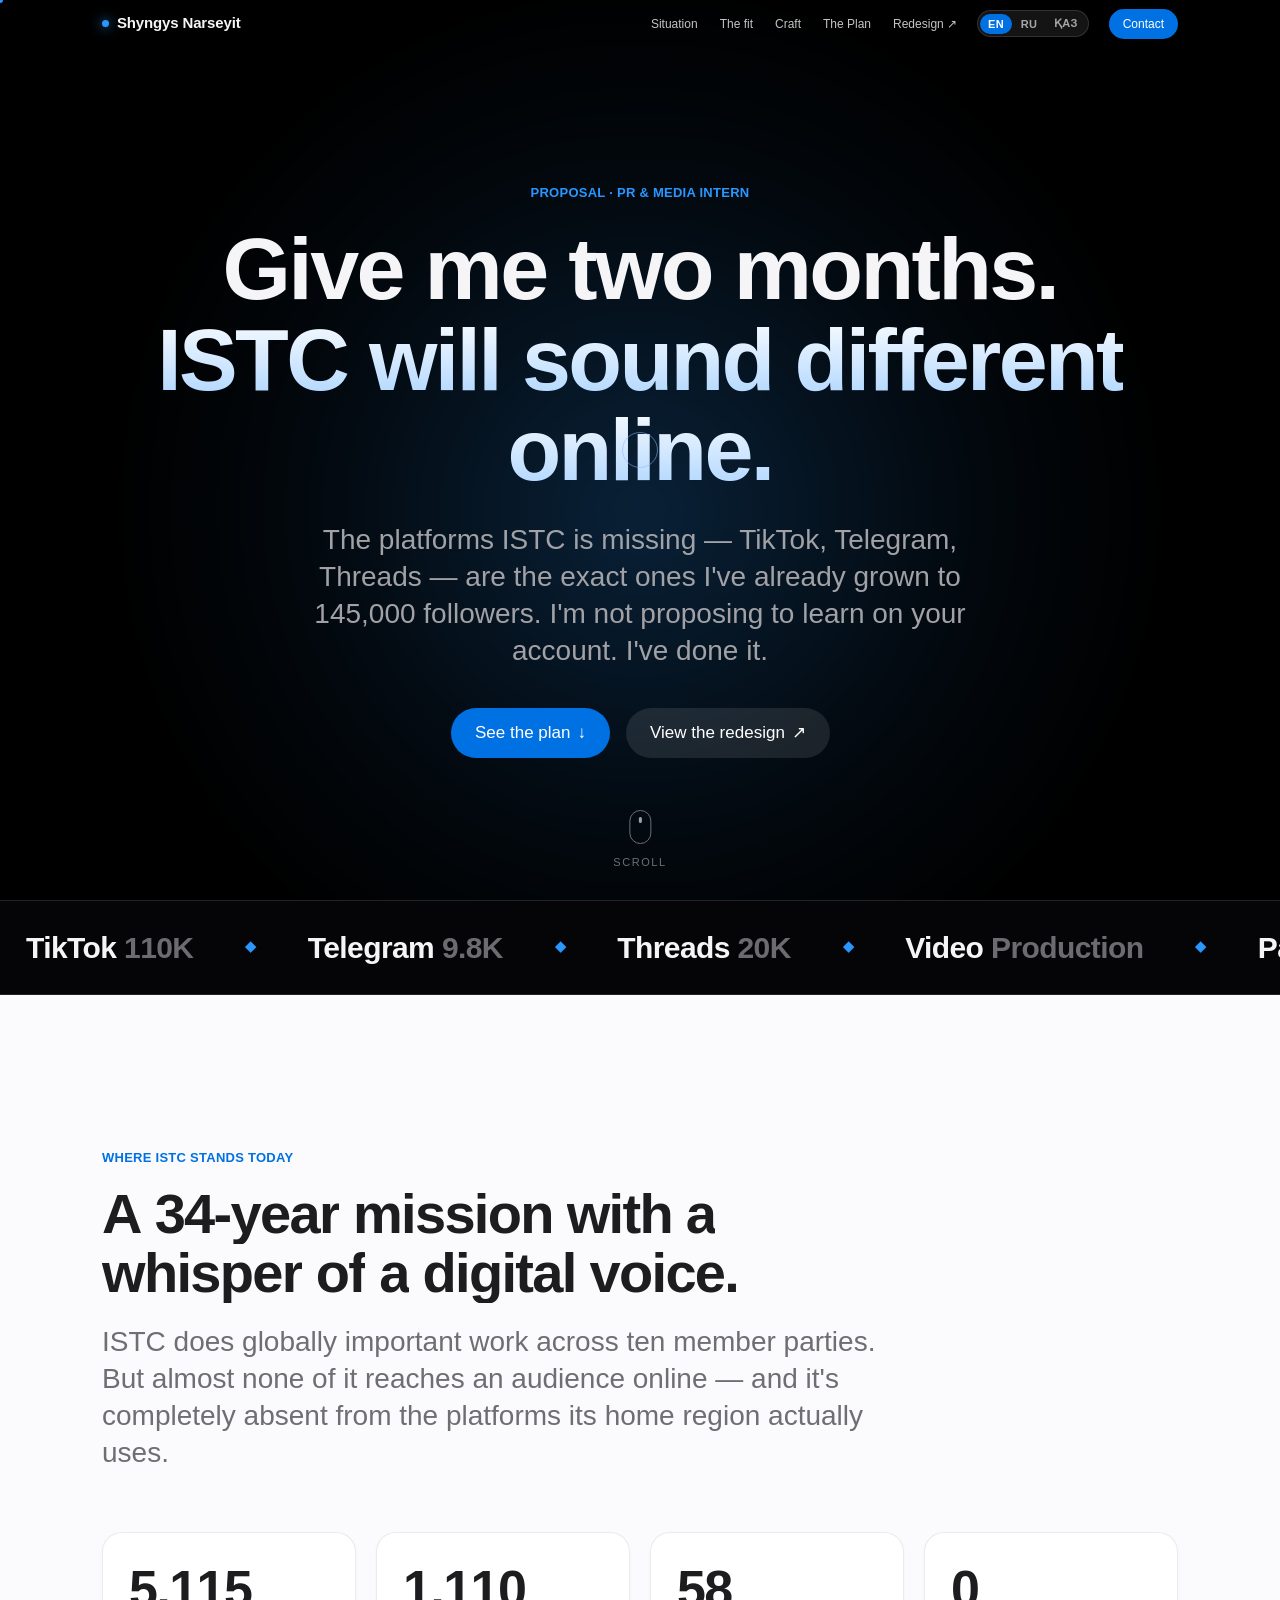
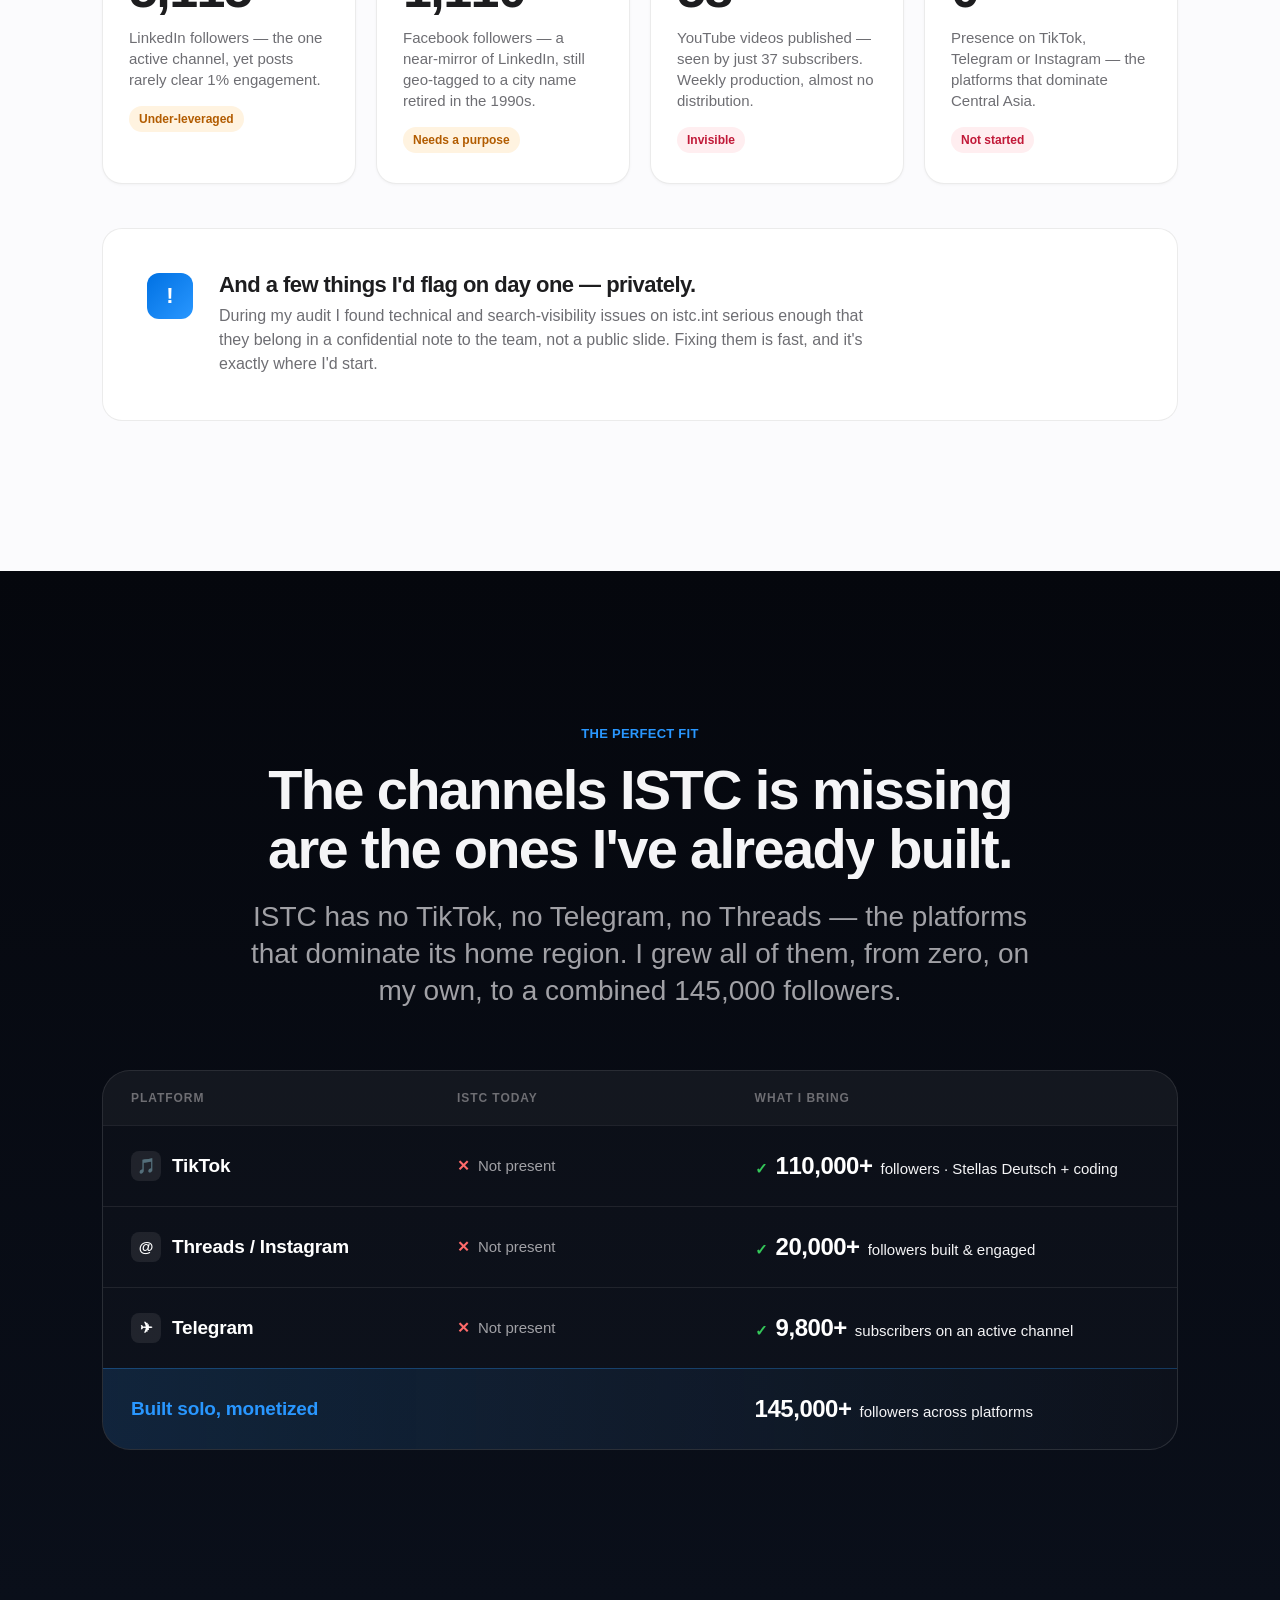
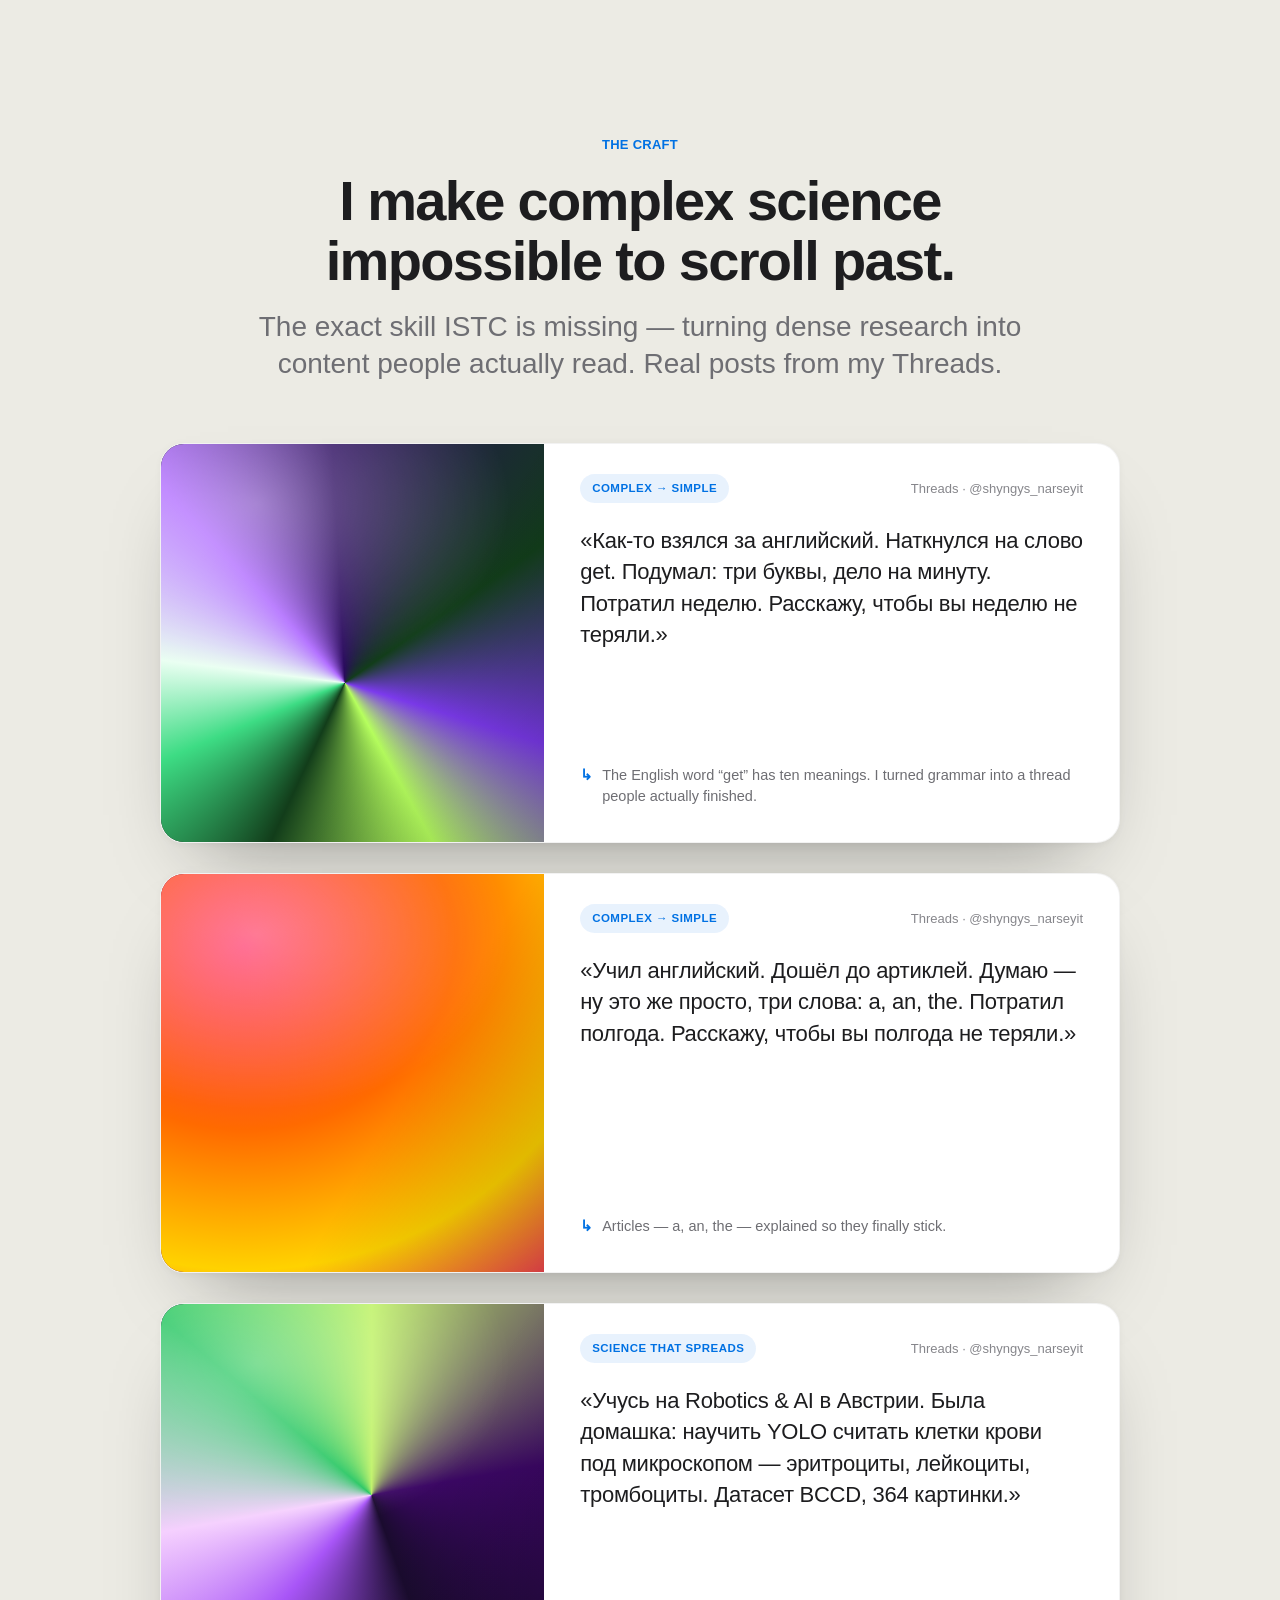
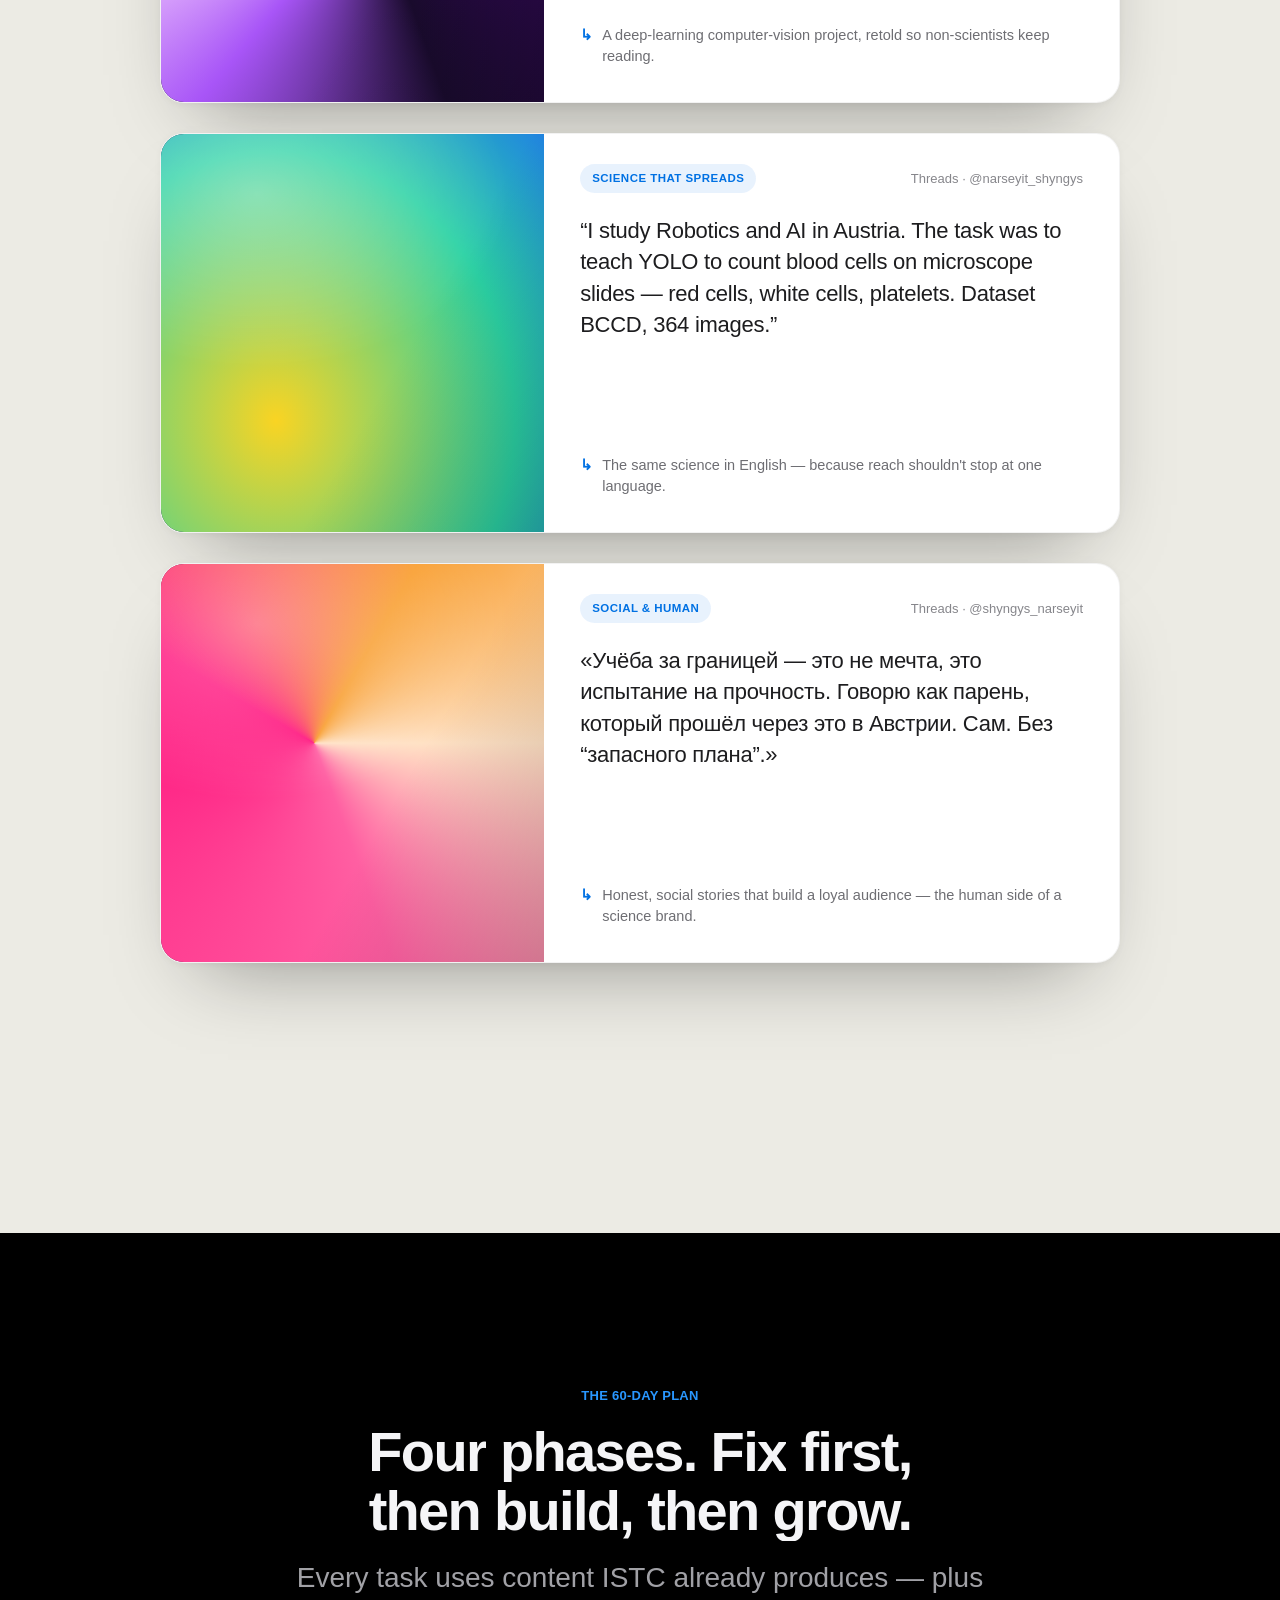
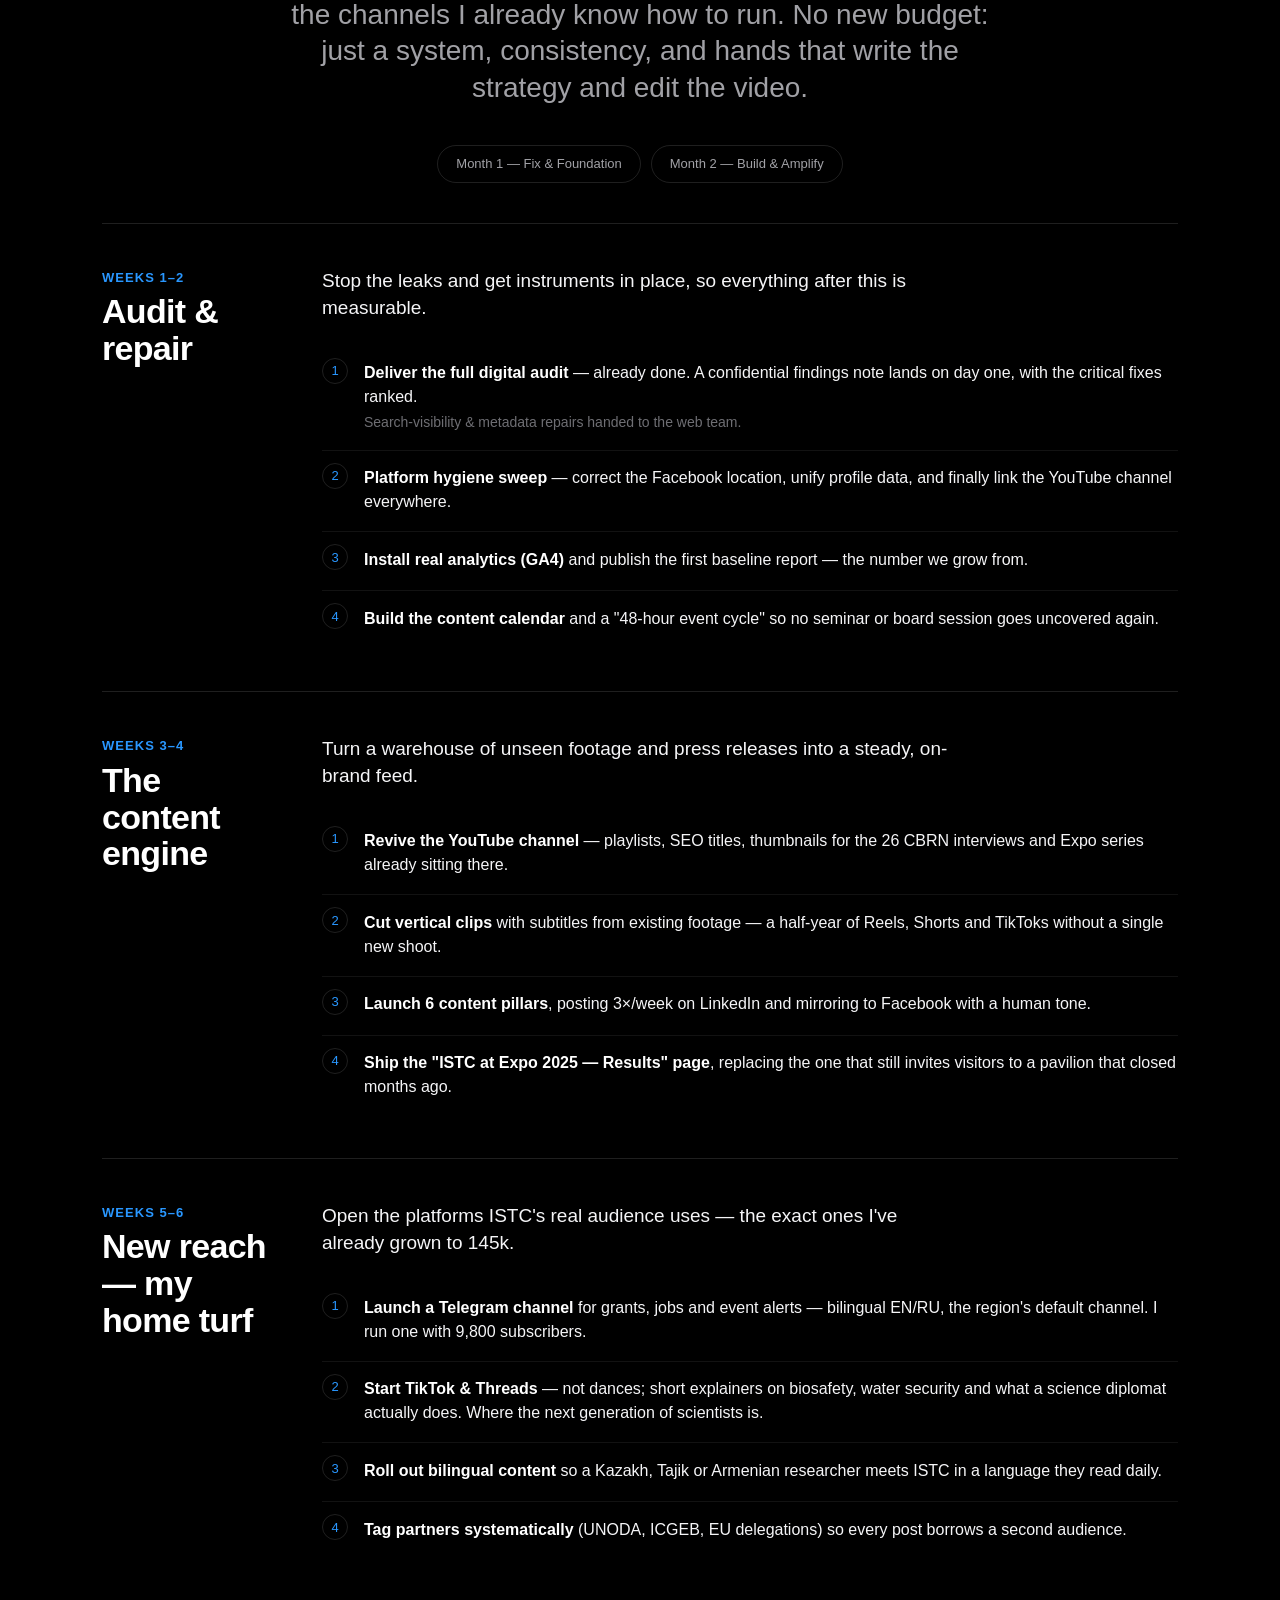
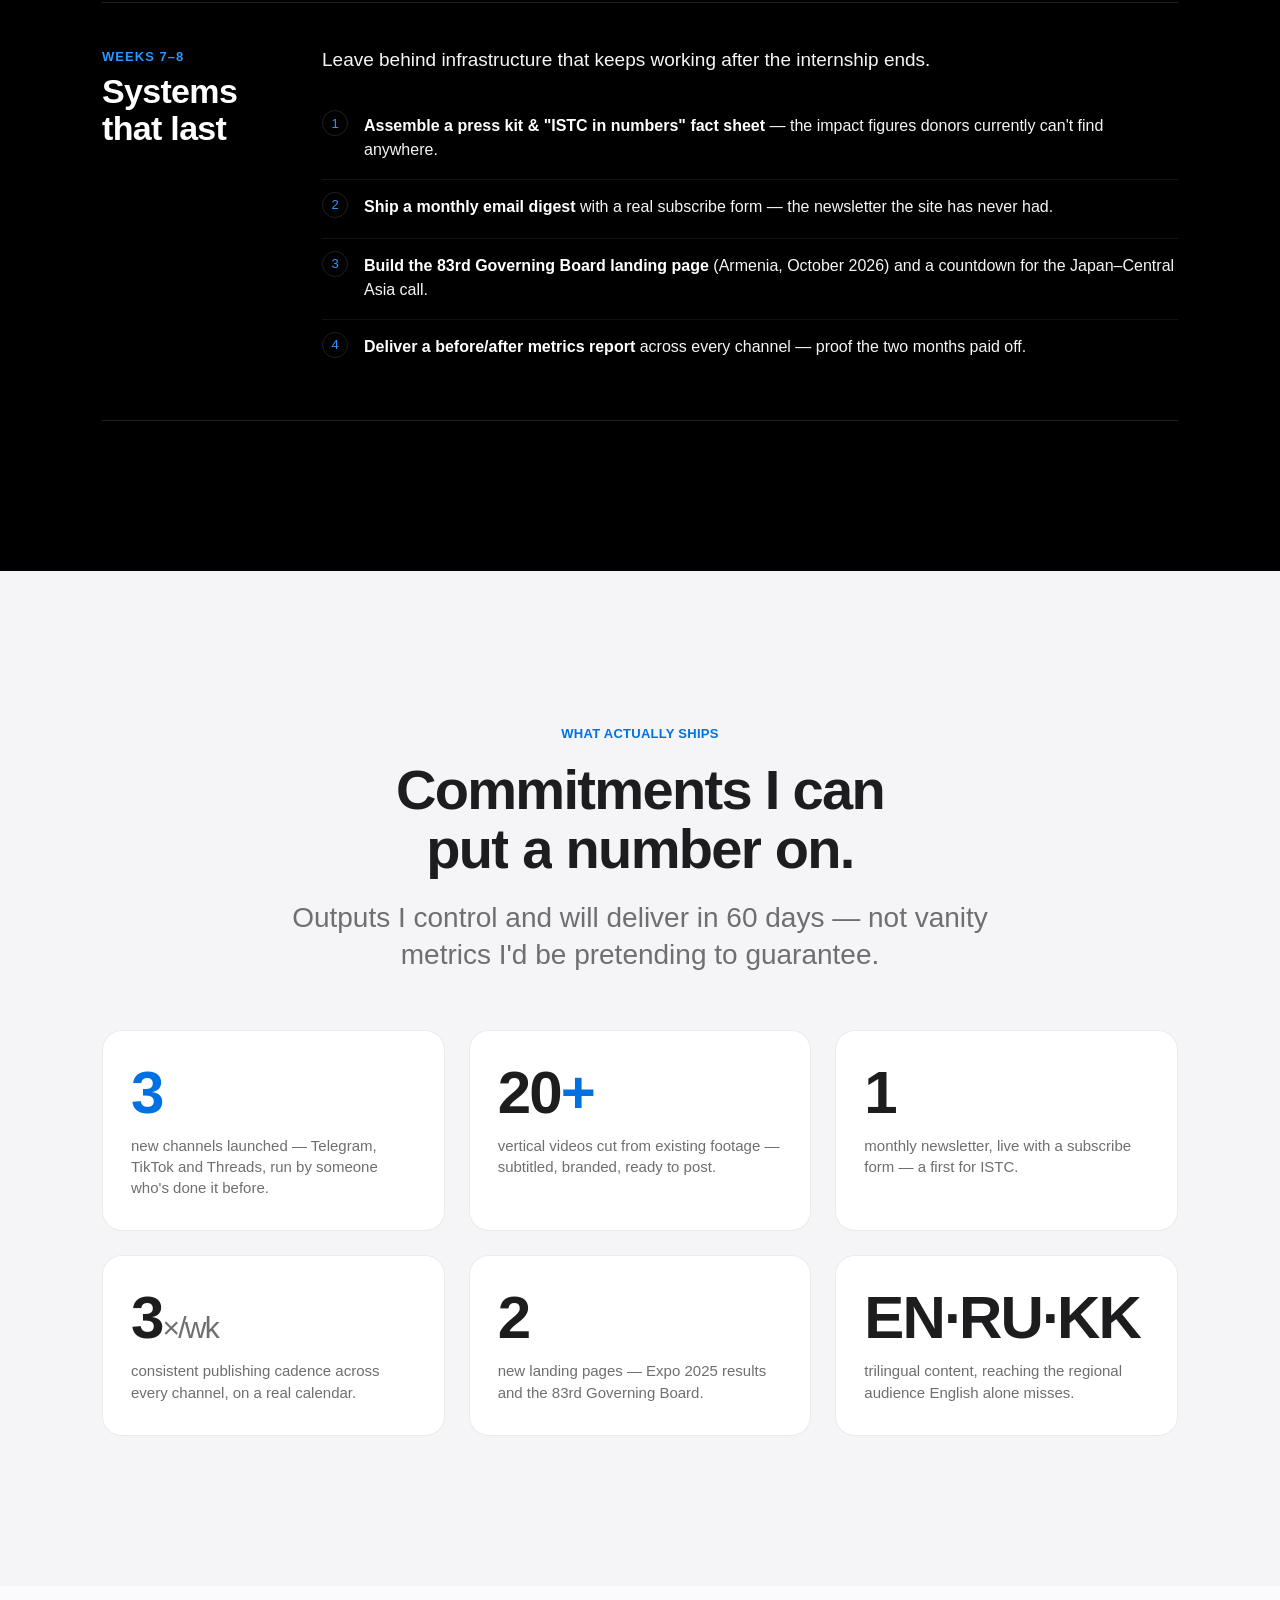
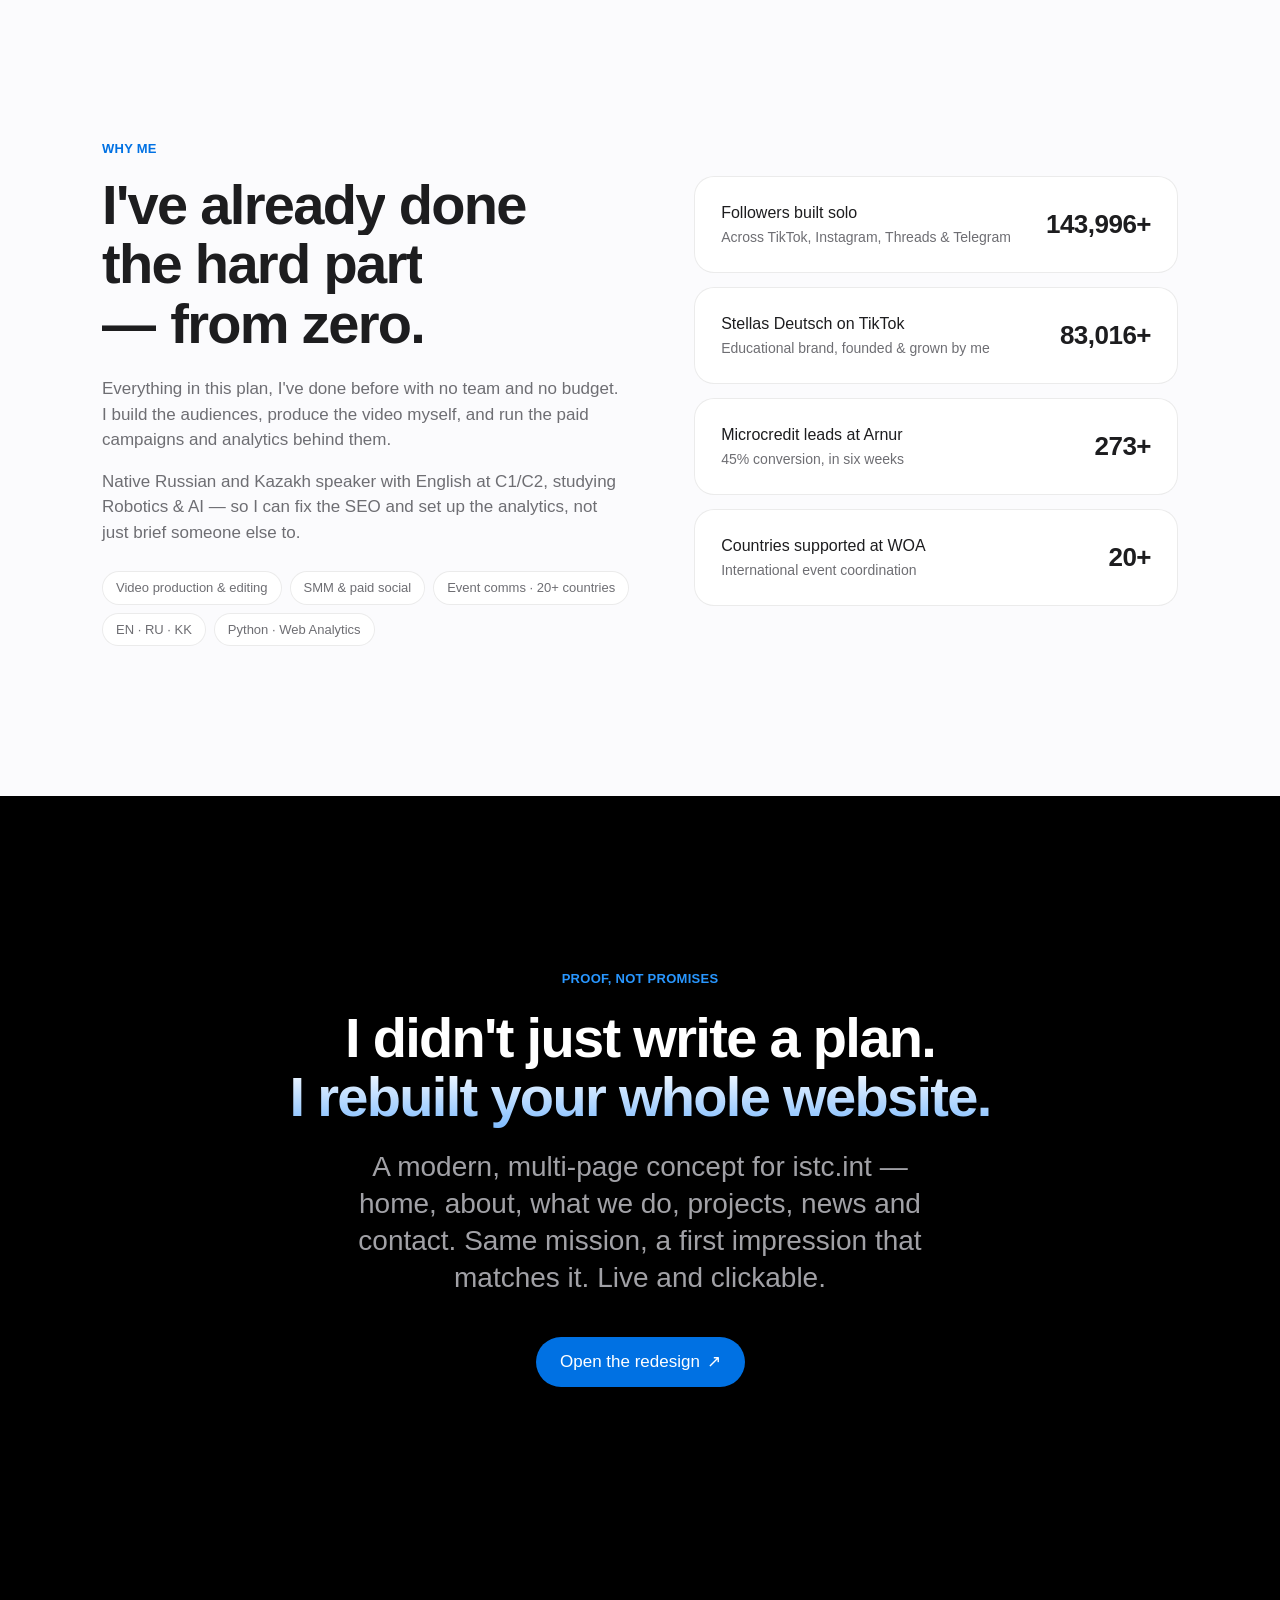
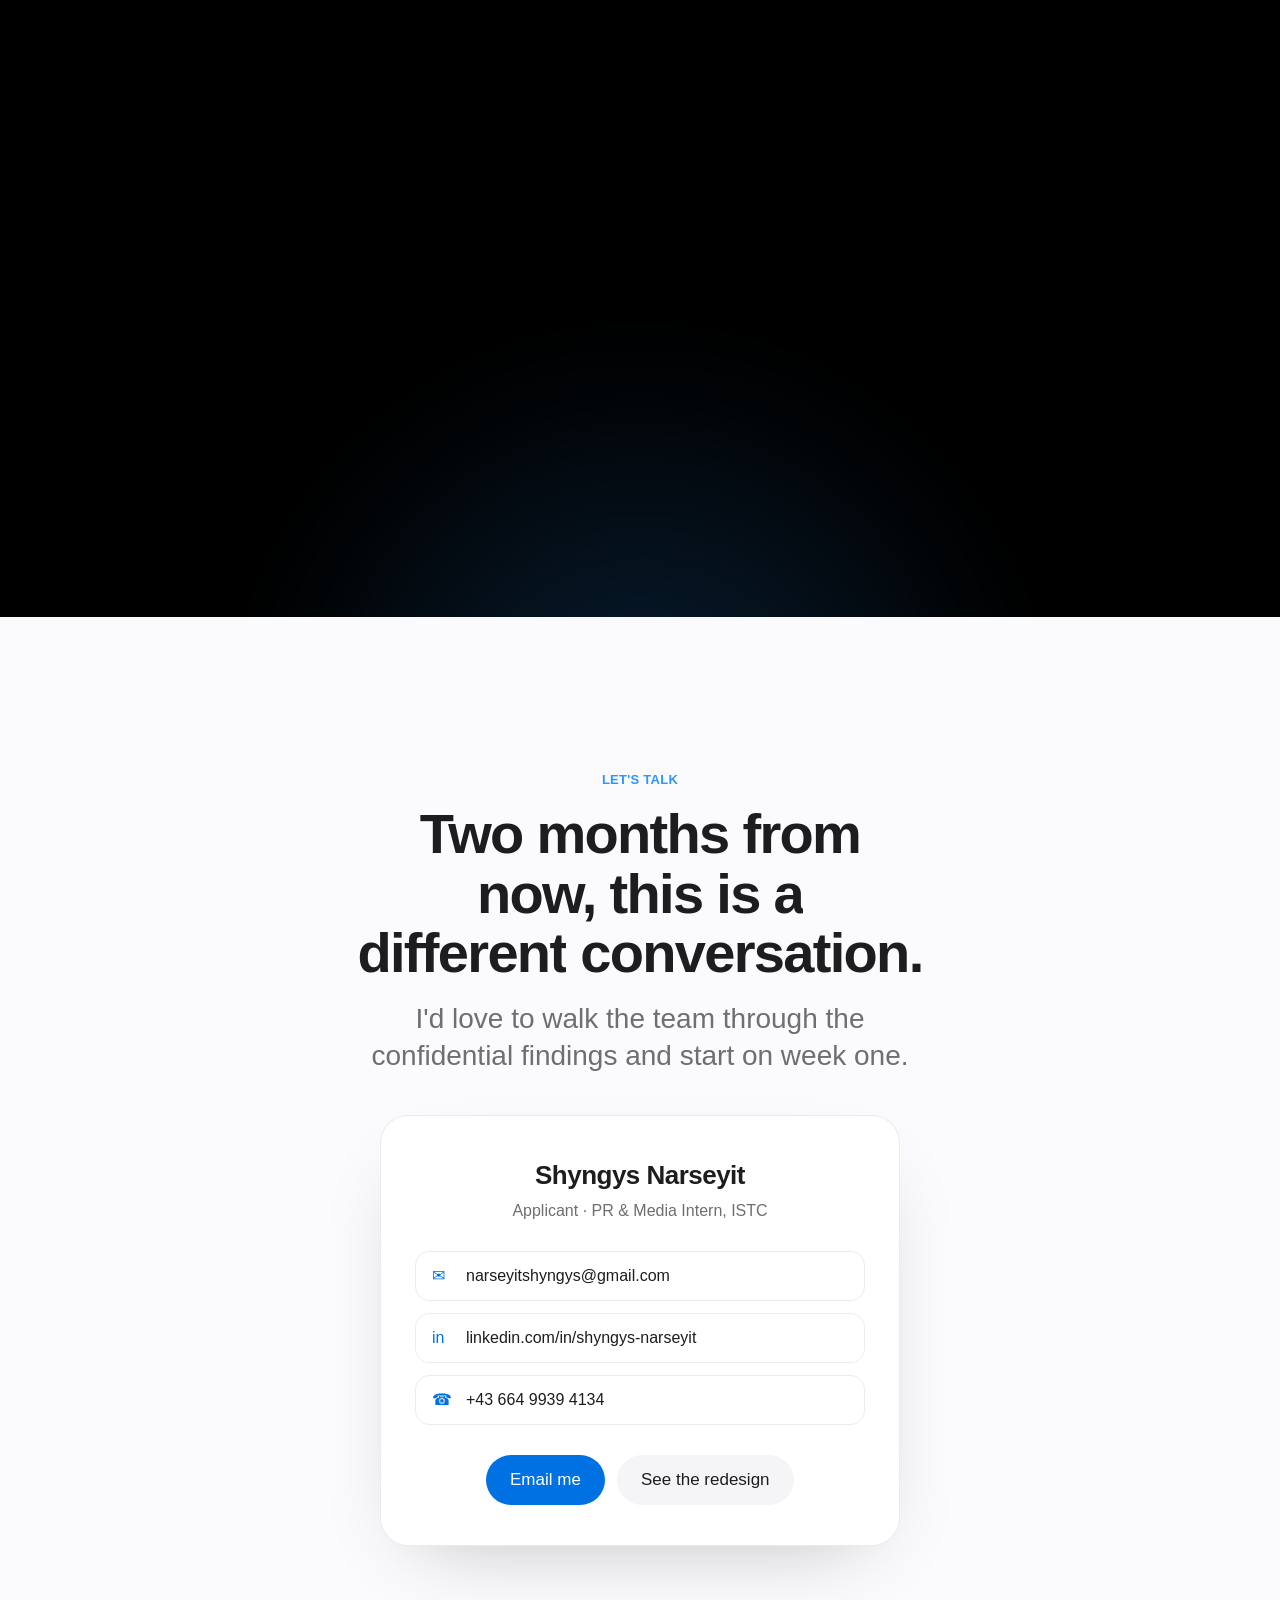
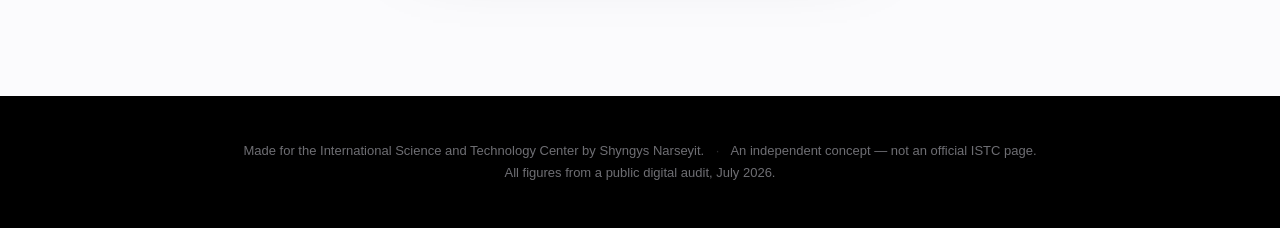
<file: index.html>
<!DOCTYPE html>
<html lang="en">
<head>
<meta charset="UTF-8" />
<meta name="viewport" content="width=device-width, initial-scale=1.0" />
<title>Two Months for ISTC — Shyngys Narseyit</title>
<meta name="description" content="A 60-day communications plan for the International Science and Technology Center — by Shyngys Narseyit, who has grown TikTok, Telegram and Threads channels to 145,000 followers." />
<style>
  :root{
    --black:#000;--ink:#f5f5f7;--ink-2:#a1a1a6;--ink-3:#6e6e73;
    --paper:#fbfbfd;--paper-2:#f5f5f7;--card:#ffffff;
    --line:rgba(0,0,0,.08);--line-d:rgba(255,255,255,.12);
    --text:#1d1d1f;--text-2:#6e6e73;
    --blue:#2997ff;--blue-solid:#0071e3;--blue-press:#0060c8;
    --r-lg:28px;--r-md:20px;--r-sm:14px;--maxw:1120px;
    --ease:cubic-bezier(.22,.61,.36,1);
    --font:-apple-system,BlinkMacSystemFont,"SF Pro Display","SF Pro Text","Helvetica Neue",Helvetica,Arial,sans-serif;
  }
  *{margin:0;padding:0;box-sizing:border-box}
  html{scroll-behavior:smooth;-webkit-text-size-adjust:100%}
  body{font-family:var(--font);background:var(--black);color:var(--ink);line-height:1.5;-webkit-font-smoothing:antialiased;text-rendering:optimizeLegibility;overflow-x:hidden}
  ::selection{background:var(--blue-solid);color:#fff}
  a{color:inherit;text-decoration:none}
  img{max-width:100%;display:block}

  .nav{position:fixed;top:0;left:0;right:0;z-index:100;height:48px;display:flex;align-items:center;justify-content:center;
    background:transparent;transition:background .5s var(--ease),backdrop-filter .5s var(--ease),border-color .5s var(--ease);border-bottom:1px solid transparent}
  .nav.scrolled{background:rgba(20,20,22,.72);backdrop-filter:saturate(180%) blur(20px);-webkit-backdrop-filter:saturate(180%) blur(20px);border-bottom:1px solid rgba(255,255,255,.09)}
  .nav-inner{width:100%;max-width:var(--maxw);padding:0 22px;display:flex;align-items:center;justify-content:space-between;font-size:12px;gap:12px}
  .nav-logo{font-weight:600;letter-spacing:-.01em;color:#f5f5f7;font-size:15px;display:flex;align-items:center;gap:8px;flex:none}
  .nav-logo .dot{width:7px;height:7px;border-radius:50%;background:var(--blue);box-shadow:0 0 12px var(--blue)}
  .nav-right{display:flex;gap:20px;align-items:center}
  .nav-links{display:flex;gap:22px;align-items:center}
  .nav-links a{color:rgba(245,245,247,.8);transition:color .3s;font-weight:400}
  .nav-links a:hover{color:#fff}
  .nav-cta{color:#fff !important;background:var(--blue-solid);padding:6px 14px;border-radius:20px;font-weight:500;transition:background .3s,transform .3s}
  .nav-cta:hover{background:var(--blue-press);transform:scale(1.03)}
  .lang-switch{display:inline-flex;align-items:center;gap:1px;background:rgba(255,255,255,.08);border:1px solid rgba(255,255,255,.13);border-radius:20px;padding:2px;flex:none}
  .lang-switch button{font-family:inherit;font-size:11px;font-weight:600;letter-spacing:.02em;color:rgba(245,245,247,.66);background:none;border:none;cursor:pointer;padding:4px 8px;border-radius:16px;transition:color .25s,background .25s}
  .lang-switch button:hover{color:#fff}
  .lang-switch button.active{background:var(--blue-solid);color:#fff}
  @media(max-width:800px){.nav-links{display:none}}

  .wrap{width:100%;max-width:var(--maxw);margin:0 auto;padding:0 22px}
  section{position:relative}
  .eyebrow{font-size:13px;font-weight:600;letter-spacing:.02em;color:var(--blue);text-transform:uppercase;display:inline-block}
  h1,h2,h3{letter-spacing:-.025em;text-wrap:balance;font-weight:600;line-height:1.05}
  .display{font-size:clamp(40px,8.2vw,88px);font-weight:600;letter-spacing:-.03em;line-height:1.03}
  .h2{font-size:clamp(30px,5vw,56px);letter-spacing:-.03em;line-height:1.06}
  .lead{font-size:clamp(19px,2.4vw,28px);line-height:1.32;font-weight:400}
  .muted{color:var(--ink-2)}

  .btn{display:inline-flex;align-items:center;gap:7px;background:var(--blue-solid);color:#fff;font-size:17px;font-weight:400;padding:12px 24px;border-radius:980px;transition:background .3s var(--ease),transform .3s var(--ease);border:none;cursor:pointer}
  .btn:hover{background:var(--blue-press);transform:translateY(-1px)}
  .btn.ghost{background:rgba(255,255,255,.1);color:#fff}
  .btn.ghost:hover{background:rgba(255,255,255,.18)}
  .chev{transition:transform .3s var(--ease)}
  .btn:hover .chev{transform:translateX(3px)}

  .reveal{opacity:0;transform:translateY(26px) scale(.986);filter:blur(7px);transition:opacity 1s var(--ease),transform 1s var(--ease),filter 1s var(--ease)}
  .reveal.in{opacity:1;transform:none;filter:blur(0)}
  .d1{transition-delay:.08s}.d2{transition-delay:.16s}.d3{transition-delay:.24s}.d4{transition-delay:.32s}

  .hero{min-height:100svh;display:flex;flex-direction:column;align-items:center;justify-content:center;text-align:center;padding:120px 22px 80px;position:relative;overflow:hidden}
  .hero .hero-glow{position:absolute;top:-10%;left:50%;transform:translateX(-50%);width:min(1200px,120vw);height:min(1200px,120vw);
    background:radial-gradient(circle at center,rgba(41,151,255,.22),rgba(41,151,255,.06) 38%,transparent 62%);filter:blur(20px);z-index:0;pointer-events:none}
  .hero > *{position:relative;z-index:1}
  .hero .eyebrow{margin-bottom:22px;opacity:0;animation:fadeUp .9s var(--ease) .1s forwards}
  .hero h1{margin-bottom:26px;opacity:0;animation:fadeUp 1s var(--ease) .22s forwards}
  .hero h1 .grad{background:linear-gradient(180deg,#fff 0%,#8ec5ff 130%);-webkit-background-clip:text;background-clip:text;color:transparent}
  .hero .lead{max-width:680px;color:var(--ink-2);margin-bottom:38px;opacity:0;animation:fadeUp 1s var(--ease) .34s forwards}
  .hero .cta-row{display:flex;gap:16px;flex-wrap:wrap;justify-content:center;opacity:0;animation:fadeUp 1s var(--ease) .46s forwards}
  .scroll-cue{position:absolute;bottom:30px;left:50%;transform:translateX(-50%);z-index:1;opacity:0;animation:fadeIn 1s ease 1.2s forwards;font-size:11px;letter-spacing:.14em;text-transform:uppercase;color:var(--ink-3);display:flex;flex-direction:column;align-items:center;gap:10px}
  .scroll-cue .mouse{width:22px;height:34px;border:1.5px solid var(--ink-3);border-radius:12px;position:relative}
  .scroll-cue .mouse::after{content:"";position:absolute;top:6px;left:50%;transform:translateX(-50%);width:3px;height:6px;border-radius:2px;background:var(--ink-2);animation:wheel 1.8s var(--ease) infinite}
  @keyframes wheel{0%{opacity:0;transform:translate(-50%,0)}30%{opacity:1}60%{opacity:1;transform:translate(-50%,9px)}100%{opacity:0;transform:translate(-50%,9px)}}
  @keyframes fadeUp{to{opacity:1;transform:none}}
  @keyframes fadeIn{to{opacity:1}}
  .hero .eyebrow,.hero h1,.hero .lead,.hero .cta-row{transform:translateY(20px)}

  .band{padding:clamp(90px,13vw,150px) 0}
  .band.paper{background:var(--paper);color:var(--text)}
  .band.paper2{background:var(--paper-2);color:var(--text)}
  .band.paper .eyebrow,.band.paper2 .eyebrow{color:var(--blue-solid)}
  .band.dark{background:var(--black);color:var(--ink)}
  .sec-head{max-width:780px;margin-bottom:60px}
  .sec-head.center{margin-left:auto;margin-right:auto;text-align:center}
  .sec-head .h2{margin:16px 0 20px}
  .sec-head .lead{color:var(--text-2)}
  .dark .sec-head .lead{color:var(--ink-2)}

  .stat-grid{display:grid;grid-template-columns:repeat(4,1fr);gap:20px}
  @media(max-width:900px){.stat-grid{grid-template-columns:repeat(2,1fr)}}
  @media(max-width:520px){.stat-grid{grid-template-columns:1fr}}
  .stat{background:var(--card);border:1px solid var(--line);border-radius:var(--r-md);padding:30px 26px;box-shadow:0 1px 3px rgba(0,0,0,.04);transition:transform .5s var(--ease),box-shadow .5s var(--ease)}
  .stat:hover{transform:translateY(-4px);box-shadow:0 18px 40px -18px rgba(0,0,0,.22)}
  .stat .num{font-size:clamp(38px,5vw,52px);font-weight:600;letter-spacing:-.03em;line-height:1;color:var(--text);font-variant-numeric:tabular-nums}
  .stat .lbl{margin-top:12px;font-size:15px;color:var(--text-2);line-height:1.4}
  .stat .tag{display:inline-block;margin-top:16px;font-size:12px;font-weight:600;padding:4px 10px;border-radius:20px}
  .tag.warn{background:#fff3e0;color:#b25c00}
  .tag.gap{background:#ffeef0;color:#c11938}

  .callout{margin-top:44px;background:var(--card);border:1px solid var(--line);border-radius:var(--r-md);padding:clamp(28px,4vw,44px);display:flex;gap:26px;align-items:flex-start}
  .callout .mark{flex:none;width:46px;height:46px;border-radius:12px;background:linear-gradient(135deg,#0071e3,#2997ff);display:grid;place-items:center;color:#fff;font-size:22px;font-weight:600}
  .callout h3{font-size:22px;margin-bottom:8px;color:var(--text)}
  .callout p{color:var(--text-2);font-size:16px;max-width:660px}

  /* MATCH */
  .match{background:linear-gradient(180deg,#05070d,#0a0f1a);color:var(--ink)}
  .match .eyebrow{color:var(--blue)}
  .match-table{margin-top:52px;border:1px solid var(--line-d);border-radius:var(--r-lg);overflow:hidden;background:rgba(255,255,255,.02)}
  .match-row{display:grid;grid-template-columns:1.1fr 1fr 1.4fr;align-items:center;gap:16px;padding:22px 28px;border-top:1px solid rgba(255,255,255,.08)}
  .match-row.head{border-top:none;background:rgba(255,255,255,.03);padding-top:18px;padding-bottom:18px}
  .match-row.head div{font-size:12px;letter-spacing:.08em;text-transform:uppercase;color:var(--ink-3);font-weight:600}
  .match-row .platform{font-size:19px;font-weight:600;color:#fff;letter-spacing:-.01em;display:flex;align-items:center;gap:11px}
  .match-row .platform .pic{width:30px;height:30px;border-radius:8px;display:grid;place-items:center;font-size:15px;background:rgba(255,255,255,.08);flex:none}
  .match-row .istc-side{color:var(--ink-2);font-size:15px;display:flex;align-items:center;gap:8px}
  .match-row .istc-side .x{color:#ff6b6b;font-weight:700}
  .match-row .me-side{font-size:15px;color:var(--ink);display:flex;align-items:baseline;gap:8px;flex-wrap:wrap}
  .match-row .me-side .big{font-size:24px;font-weight:600;color:#fff;letter-spacing:-.02em;font-variant-numeric:tabular-nums}
  .match-row .me-side .check{color:#34c759;font-weight:700}
  .match-row.total{background:linear-gradient(90deg,rgba(41,151,255,.14),transparent);border-top:1px solid rgba(41,151,255,.3)}
  .match-row.total .platform{color:var(--blue)}
  @media(max-width:640px){
    .match-row{grid-template-columns:1fr;gap:8px;padding:20px 22px}
    .match-row.head{display:none}
    .match-row .istc-side::before{content:"ISTC: "}
  }

  .band.dark .phase{display:grid;grid-template-columns:180px 1fr;gap:40px;padding:44px 0;border-top:1px solid var(--line-d);align-items:start}
  .plan-head{text-align:center;max-width:720px;margin:0 auto 20px}
  .plan-head .h2{margin:16px 0 18px}
  .plan-head .lead{color:var(--ink-2)}
  .month-tabs{display:flex;justify-content:center;gap:10px;margin:38px 0 40px;flex-wrap:wrap}
  .month-pill{font-size:13px;font-weight:500;color:var(--ink-2);padding:8px 18px;border-radius:20px;border:1px solid var(--line-d)}
  .phase:last-child{border-bottom:1px solid var(--line-d)}
  @media(max-width:760px){.band.dark .phase{grid-template-columns:1fr;gap:22px;padding:34px 0}}
  .phase-when{position:sticky;top:80px}
  .phase-when .wk{font-size:13px;font-weight:600;letter-spacing:.08em;text-transform:uppercase;color:var(--blue)}
  .phase-when .ph{font-size:clamp(26px,3.2vw,34px);font-weight:600;letter-spacing:-.02em;color:#fff;margin-top:6px;line-height:1.08}
  @media(max-width:760px){.phase-when{position:static}}
  .phase-body .goal{font-size:19px;color:var(--ink);margin-bottom:24px;max-width:640px;line-height:1.42}
  .tasks{display:flex;flex-direction:column;gap:2px}
  .task{display:flex;gap:16px;padding:15px 0;border-top:1px solid rgba(255,255,255,.07);align-items:baseline}
  .task:first-child{border-top:none}
  .task .k{flex:none;width:26px;height:26px;border-radius:50%;border:1px solid var(--line-d);display:grid;place-items:center;color:var(--blue);font-size:13px;transform:translateY(-3px)}
  .task .t{font-size:16px;color:var(--ink)}
  .task .t b{color:#fff;font-weight:600}
  .task .t span{color:var(--ink-3);display:block;font-size:14px;margin-top:3px}

  .targets-grid{display:grid;grid-template-columns:repeat(3,1fr);gap:24px;margin-top:56px}
  @media(max-width:820px){.targets-grid{grid-template-columns:1fr 1fr}}
  @media(max-width:520px){.targets-grid{grid-template-columns:1fr}}
  .target{border:1px solid var(--line);border-radius:var(--r-md);padding:32px 28px;background:var(--card)}
  .target .big{font-size:clamp(40px,6vw,60px);font-weight:600;letter-spacing:-.03em;line-height:1;color:var(--text)}
  .target .big .plus{color:var(--blue-solid)}
  .target .big .u{color:var(--text-2);font-size:.5em;font-weight:500}
  .target .cap{margin-top:12px;color:var(--text-2);font-size:15px;line-height:1.42}

  .proof-grid{display:grid;grid-template-columns:1.1fr 1fr;gap:60px;align-items:center}
  @media(max-width:860px){.proof-grid{grid-template-columns:1fr;gap:40px}}
  .proof-lead .h2{margin:16px 0 22px}
  .proof-lead p{color:var(--text-2);font-size:17px;margin-bottom:16px;max-width:520px}
  .proof-lead p b{color:var(--text)}
  .proof-cards{display:flex;flex-direction:column;gap:14px}
  .pcard{background:var(--card);border:1px solid var(--line);border-radius:var(--r-md);padding:24px 26px;display:flex;justify-content:space-between;align-items:center;gap:20px;transition:transform .5s var(--ease),box-shadow .5s var(--ease)}
  .pcard:hover{transform:translateX(4px);box-shadow:0 14px 34px -18px rgba(0,0,0,.2)}
  .pcard .pl{font-size:16px;color:var(--text);font-weight:500;display:flex;flex-direction:column}
  .pcard .pl .sub{font-size:14px;color:var(--text-2);font-weight:400;margin-top:2px}
  .pcard .pn{font-size:26px;font-weight:600;letter-spacing:-.02em;color:var(--text);white-space:nowrap;font-variant-numeric:tabular-nums}
  .pill-row{display:flex;flex-wrap:wrap;gap:8px;margin-top:26px}
  .mini{font-size:13px;color:var(--text-2);border:1px solid var(--line);padding:6px 13px;border-radius:20px;background:var(--card)}

  .redesign{background:var(--black);color:#fff;text-align:center;padding:clamp(100px,15vw,170px) 22px;position:relative;overflow:hidden}
  .redesign .glow2{position:absolute;bottom:-40%;left:50%;transform:translateX(-50%);width:min(1000px,130vw);height:min(900px,110vw);background:radial-gradient(circle,rgba(41,151,255,.20),transparent 60%);filter:blur(30px);pointer-events:none}
  .redesign > *{position:relative;z-index:1}
  .redesign .eyebrow{color:var(--blue)}
  .redesign .h2{margin:18px auto 22px;max-width:760px}
  .redesign .h2 .grad{background:linear-gradient(180deg,#fff,#7fbcff);-webkit-background-clip:text;background-clip:text;color:transparent}
  .redesign .lead{color:var(--ink-2);max-width:600px;margin:0 auto 40px}
  .browser{max-width:900px;margin:60px auto 0;border-radius:16px;overflow:hidden;border:1px solid rgba(255,255,255,.14);box-shadow:0 40px 120px -40px rgba(0,0,0,.9);transition:transform .7s var(--ease),box-shadow .7s var(--ease);display:block}
  .browser:hover{transform:translateY(-6px) scale(1.008)}
  .browser .bar{height:38px;background:#1c1c1e;display:flex;align-items:center;padding:0 14px;gap:7px;border-bottom:1px solid rgba(255,255,255,.08)}
  .browser .bar i{width:11px;height:11px;border-radius:50%;display:block}
  .browser .bar i:nth-child(1){background:#ff5f57}
  .browser .bar i:nth-child(2){background:#febc2e}
  .browser .bar i:nth-child(3){background:#28c840}
  .browser .url{margin-left:14px;font-size:12px;color:#8e8e93;background:#2c2c2e;border-radius:6px;padding:4px 14px;flex:1;max-width:320px}
  .browser .shot{aspect-ratio:16/10;background:radial-gradient(circle at 30% 20%,rgba(41,151,255,.16),transparent 45%),linear-gradient(180deg,#0a0a0c,#111);display:flex;flex-direction:column;align-items:center;justify-content:center;text-align:center;padding:30px;gap:14px}
  .browser .shot .mini-flag{font-size:12px;letter-spacing:.14em;text-transform:uppercase;color:var(--blue)}
  .browser .shot .mini-h{font-size:clamp(22px,3.4vw,38px);font-weight:600;letter-spacing:-.025em;color:#fff;max-width:560px;line-height:1.1}
  .browser .shot .mini-s{font-size:14px;color:var(--ink-2)}
  .browser .shot .fakebtn{margin-top:8px;font-size:13px;background:var(--blue-solid);color:#fff;padding:8px 18px;border-radius:20px}

  .band.contact{background:var(--paper);color:var(--text);text-align:center;padding:clamp(90px,13vw,150px) 22px}
  .band.contact .h2{margin:14px auto 18px;max-width:640px}
  .band.contact .lead{color:var(--text-2);max-width:560px;margin:0 auto 40px}
  .contact-card{max-width:520px;margin:0 auto;background:var(--card);border:1px solid var(--line);border-radius:var(--r-lg);padding:40px 34px;box-shadow:0 30px 80px -40px rgba(0,0,0,.28)}
  .contact-card .name{font-size:26px;font-weight:600;letter-spacing:-.02em;color:var(--text)}
  .contact-card .role{color:var(--text-2);font-size:16px;margin-top:4px}
  .contact-lines{display:flex;flex-direction:column;gap:12px;margin:28px 0 30px;text-align:left}
  .cline{display:flex;align-items:center;gap:14px;font-size:16px;color:var(--text);padding:12px 16px;border:1px solid var(--line);border-radius:var(--r-sm);transition:border-color .3s,background .3s}
  .cline:hover{border-color:var(--blue-solid);background:rgba(0,113,227,.03)}
  .cline .ic{flex:none;width:20px;color:var(--blue-solid)}
  .contact-actions{display:flex;gap:12px;justify-content:center;flex-wrap:wrap}

  footer{background:var(--black);color:var(--ink-3);text-align:center;padding:44px 22px;font-size:13px;line-height:1.7}
  footer a{color:var(--ink-2)}
  footer .sep{opacity:.4;margin:0 8px}

  /* ===== getlayers-style motion ===== */
  /* custom cursor */
  .cursor-dot,.cursor-ring{position:fixed;top:0;left:0;z-index:9999;pointer-events:none;border-radius:50%;will-change:transform}
  .cursor-dot{width:6px;height:6px;background:var(--blue);transform:translate(-50%,-50%);mix-blend-mode:difference}
  .cursor-ring{width:36px;height:36px;border:1.5px solid rgba(140,180,255,.55);transform:translate(-50%,-50%);transition:width .32s var(--ease),height .32s var(--ease),background-color .32s var(--ease),border-color .32s var(--ease),opacity .3s}
  .cursor-ring.hover{width:62px;height:62px;background:rgba(41,151,255,.14);border-color:var(--blue)}
  .cursor-ring.down{width:28px;height:28px}
  html.has-cursor, html.has-cursor *{cursor:none !important}
  /* word / line mask reveal */
  .split .w{display:inline-block;overflow:hidden;vertical-align:top;line-height:1.05}
  .split .wi{display:inline-block;transform:translateY(112%);transition:transform .9s var(--ease)}
  .split.in .wi{transform:translateY(0)}
  /* blur-in */
  .blur-in{opacity:0;filter:blur(12px);transform:translateY(20px);transition:opacity 1s var(--ease),filter 1s var(--ease),transform 1s var(--ease)}
  .blur-in.in{opacity:1;filter:blur(0);transform:none}
  /* clip reveal for media */
  .clip-reveal{clip-path:inset(0 0 100% 0);transform:scale(1.07);transition:clip-path 1.15s var(--ease),transform 1.15s var(--ease)}
  .clip-reveal.in{clip-path:inset(0 0 0 0);transform:scale(1)}
  /* marquee */
  .marquee{overflow:hidden;background:#050507;border-top:1px solid var(--line-d);border-bottom:1px solid var(--line-d);padding:24px 0}
  .marquee-track{display:flex;width:max-content;animation:marq 30s linear infinite}
  .marquee:hover .marquee-track{animation-play-state:paused}
  .marquee .mq{display:inline-flex;align-items:center;font-size:clamp(19px,2.6vw,30px);font-weight:600;letter-spacing:-.02em;color:#6b6b70;white-space:nowrap;padding:0 26px}
  .marquee .mq b{color:#f5f5f7;font-weight:600}
  .marquee .mq::after{content:"◆";color:var(--blue);font-size:.45em;margin-left:52px}
  @keyframes marq{to{transform:translateX(-50%)}}
  .magnetic{will-change:transform}

  /* ---------- CRAFT DECK (stacked peel cards) ---------- */
  .deck{background:#ecebe4;color:#1d1d1f;padding:clamp(88px,12vw,132px) 0 clamp(150px,22vw,240px)}
  .deck .eyebrow{color:var(--blue-solid)}
  .deck .sec-head{max-width:820px;margin:0 auto;text-align:center}
  .deck .sec-head .h2{margin:16px 0 18px}
  .deck .sec-head .lead{color:#6e6e73}
  .deck-stack{max-width:960px;margin:60px auto 0}
  .deck-card{position:sticky;top:calc(72px + var(--i,0)*34px);margin-bottom:30px}
  .deck-inner{background:#fff;border-radius:24px;overflow:hidden;display:grid;grid-template-columns:40% 1fr;min-height:400px;
    box-shadow:0 40px 80px -40px rgba(0,0,0,.4),0 2px 10px rgba(0,0,0,.05);border:1px solid rgba(0,0,0,.05);
    transform-origin:top center;will-change:transform,filter}
  .dc-media{position:relative;overflow:hidden;min-height:220px}
  .dc-media::after{content:"";position:absolute;inset:0;background:radial-gradient(120% 80% at 25% 15%,rgba(255,255,255,.35),transparent 55%);mix-blend-mode:screen}
  .dc-media::before{content:"";position:absolute;inset:0;background:linear-gradient(120deg,transparent 60%,rgba(0,0,0,.18))}
  .dc-body{padding:30px 36px 34px;display:flex;flex-direction:column}
  .dc-top{display:flex;justify-content:space-between;align-items:center;gap:12px;margin-bottom:22px}
  .dc-cat{font-size:11.5px;font-weight:700;letter-spacing:.04em;text-transform:uppercase;color:var(--blue-solid);background:rgba(0,113,227,.09);padding:6px 12px;border-radius:20px;white-space:nowrap}
  .dc-handle{font-size:13px;color:#86868b;display:flex;align-items:center;gap:6px;white-space:nowrap}
  .dc-quote{font-size:clamp(17px,1.9vw,22px);line-height:1.42;font-weight:500;letter-spacing:-.012em;color:#1d1d1f;white-space:pre-line}
  .dc-gloss{margin-top:auto;padding-top:20px;font-size:14.5px;color:#6e6e73;line-height:1.5;display:flex;gap:9px;align-items:flex-start}
  .dc-gloss .arrow{color:var(--blue-solid);font-weight:700;flex:none}
  .g-green{background:#0d1f12;background-image:conic-gradient(from 205deg at 48% 60%,#123d1a 0deg,#3ddc84 42deg,#eafff2 72deg,#b06cff 112deg,#2a0a5e 152deg,#123d1a 210deg,#7c3aed 262deg,#b6ff5e 306deg,#123d1a 360deg)}
  .g-red{background:#7a0b2e;background-image:radial-gradient(130% 110% at 22% 18%,#ff2e63 0%,#ff6a00 42%,#ffd200 74%,#ff2e63 100%)}
  .g-purple{background:#160a2e;background-image:conic-gradient(from 160deg at 55% 48%,#1a0b2e 0deg,#a855f7 60deg,#f5d0fe 100deg,#22c55e 150deg,#bef264 200deg,#3b0764 280deg,#1a0b2e 360deg)}
  .g-blue{background:#0a2a4a;background-image:radial-gradient(120% 130% at 30% 72%,#f9d423 0%,#2bd2a4 52%,#1e6ff2 88%,#0a2a4a 100%)}
  .g-pink{background:#7a0b4a;background-image:conic-gradient(from 300deg at 40% 45%,#ff0f7b 0deg,#f89b29 90deg,#ffe1c4 150deg,#ff5fa2 220deg,#ff0f7b 360deg)}
  @media(max-width:720px){
    .deck-inner{grid-template-columns:1fr;min-height:0}
    .dc-media{min-height:150px}
    .deck-card{top:calc(64px + var(--i,0)*26px)}
  }

  @media(prefers-reduced-motion:reduce){
    *{animation:none !important;transition:none !important;scroll-behavior:auto !important}
    .deck-card{position:static}
    .deck-inner{transform:none !important;filter:none !important}
    .cursor-dot,.cursor-ring{display:none}
    html.has-cursor,html.has-cursor *{cursor:auto !important}
    .split .wi,.blur-in{opacity:1;transform:none;filter:none}
    .clip-reveal{clip-path:none;transform:none}
    .reveal{opacity:1;transform:none;filter:none}
    .hero .eyebrow,.hero h1,.hero .lead,.hero .cta-row{opacity:1;transform:none}
  }
</style>
</head>
<body>

<nav class="nav" id="nav">
  <div class="nav-inner">
    <a href="#top" class="nav-logo"><span class="dot"></span>Shyngys&nbsp;Narseyit</a>
    <div class="nav-right">
      <div class="nav-links">
        <a href="#situation" data-i18n="nav_situation">Situation</a>
        <a href="#match" data-i18n="nav_fit">The fit</a>
        <a href="#craft" data-i18n="nav_craft">Craft</a>
        <a href="#plan" data-i18n="nav_plan">The Plan</a>
        <a href="redesign/" target="_blank" rel="noopener" data-i18n="nav_redesign">Redesign ↗</a>
      </div>
      <div class="lang-switch" role="group" aria-label="Language">
        <button data-lang="en" class="active">EN</button>
        <button data-lang="ru">RU</button>
        <button data-lang="kk">ҚАЗ</button>
      </div>
      <a href="#contact" class="nav-cta" data-i18n="nav_contact">Contact</a>
    </div>
  </div>
</nav>

<header class="hero" id="top">
  <div class="hero-glow" id="glow"></div>
  <span class="eyebrow" data-i18n="hero_eyebrow">Proposal · PR &amp; Media Intern</span>
  <h1 class="display" data-i18n-html="hero_h1">Give me two months.<br><span class="grad">ISTC will sound different online.</span></h1>
  <p class="lead" data-i18n="hero_lead">The platforms ISTC is missing — TikTok, Telegram, Threads — are the exact ones I've already grown to 145,000 followers. I'm not proposing to learn on your account. I've done it.</p>
  <div class="cta-row">
    <a href="#plan" class="btn"><span data-i18n="hero_btn1">See the plan</span> <span class="chev">↓</span></a>
    <a href="redesign/" target="_blank" rel="noopener" class="btn ghost"><span data-i18n="hero_btn2">View the redesign</span> <span class="chev">↗</span></a>
  </div>
  <div class="scroll-cue"><div class="mouse"></div><span data-i18n="hero_scroll">Scroll</span></div>
</header>

<!-- MARQUEE -->
<div class="marquee" aria-hidden="true">
  <div class="marquee-track">
    <span class="mq"><b>TikTok</b>&nbsp;110K</span><span class="mq"><b>Telegram</b>&nbsp;9.8K</span><span class="mq"><b>Threads</b>&nbsp;20K</span><span class="mq"><b>Video</b>&nbsp;Production</span><span class="mq"><b>Paid</b>&nbsp;Social</span><span class="mq"><b>Content</b>&nbsp;Strategy</span><span class="mq"><b>EN·RU·KK</b></span><span class="mq"><b>145K</b>&nbsp;Followers</span>
    <span class="mq"><b>TikTok</b>&nbsp;110K</span><span class="mq"><b>Telegram</b>&nbsp;9.8K</span><span class="mq"><b>Threads</b>&nbsp;20K</span><span class="mq"><b>Video</b>&nbsp;Production</span><span class="mq"><b>Paid</b>&nbsp;Social</span><span class="mq"><b>Content</b>&nbsp;Strategy</span><span class="mq"><b>EN·RU·KK</b></span><span class="mq"><b>145K</b>&nbsp;Followers</span>
  </div>
</div>

<!-- SITUATION -->
<section class="band paper" id="situation">
  <div class="wrap">
    <div class="sec-head reveal">
      <span class="eyebrow" data-i18n="sit_eyebrow">Where ISTC stands today</span>
      <h2 class="h2" data-i18n="sit_h2">A 34-year mission with a whisper of a digital voice.</h2>
      <p class="lead" data-i18n="sit_lead">ISTC does globally important work across ten member parties. But almost none of it reaches an audience online — and it's completely absent from the platforms its home region actually uses.</p>
    </div>
    <div class="stat-grid">
      <div class="stat reveal d1"><div class="num" data-count="5115">0</div><div class="lbl" data-i18n="sit_s1">LinkedIn followers — the one active channel, yet posts rarely clear 1% engagement.</div><span class="tag warn" data-i18n="sit_t1">Under-leveraged</span></div>
      <div class="stat reveal d2"><div class="num" data-count="1110">0</div><div class="lbl" data-i18n="sit_s2">Facebook followers — a near-mirror of LinkedIn, still geo-tagged to a city name retired in the 1990s.</div><span class="tag warn" data-i18n="sit_t2">Needs a purpose</span></div>
      <div class="stat reveal d3"><div class="num" data-count="58">0</div><div class="lbl" data-i18n="sit_s3">YouTube videos published — seen by just 37 subscribers. Weekly production, almost no distribution.</div><span class="tag gap" data-i18n="sit_t3">Invisible</span></div>
      <div class="stat reveal d4"><div class="num">0</div><div class="lbl" data-i18n="sit_s4">Presence on TikTok, Telegram or Instagram — the platforms that dominate Central Asia.</div><span class="tag gap" data-i18n="sit_t4">Not started</span></div>
    </div>
    <div class="callout reveal">
      <div class="mark">!</div>
      <div>
        <h3 data-i18n="sit_call_h">And a few things I'd flag on day one — privately.</h3>
        <p data-i18n="sit_call_p">During my audit I found technical and search-visibility issues on istc.int serious enough that they belong in a confidential note to the team, not a public slide. Fixing them is fast, and it's exactly where I'd start.</p>
      </div>
    </div>
  </div>
</section>

<!-- THE MATCH -->
<section class="band match" id="match">
  <div class="wrap">
    <div class="sec-head center reveal">
      <span class="eyebrow" data-i18n="fit_eyebrow">The perfect fit</span>
      <h2 class="h2" data-i18n="fit_h2">The channels ISTC is missing are the ones I've already built.</h2>
      <p class="lead" style="color:var(--ink-2)" data-i18n="fit_lead">ISTC has no TikTok, no Telegram, no Threads — the platforms that dominate its home region. I grew all of them, from zero, on my own, to a combined 145,000 followers.</p>
    </div>
    <div class="match-table reveal">
      <div class="match-row head">
        <div data-i18n="fit_col1">Platform</div>
        <div data-i18n="fit_col2">ISTC today</div>
        <div data-i18n="fit_col3">What I bring</div>
      </div>
      <div class="match-row">
        <div class="platform"><span class="pic">🎵</span>TikTok</div>
        <div class="istc-side"><span class="x">✕</span> <span data-i18n="fit_absent">Not present</span></div>
        <div class="me-side"><span class="check">✓</span> <span class="big" data-count="110000" data-suffix="+">0</span> <span data-i18n="fit_followers">followers · Stellas Deutsch + coding</span></div>
      </div>
      <div class="match-row">
        <div class="platform"><span class="pic">@</span>Threads / Instagram</div>
        <div class="istc-side"><span class="x">✕</span> <span data-i18n="fit_absent">Not present</span></div>
        <div class="me-side"><span class="check">✓</span> <span class="big" data-count="20000" data-suffix="+">0</span> <span data-i18n="fit_followers2">followers built &amp; engaged</span></div>
      </div>
      <div class="match-row">
        <div class="platform"><span class="pic">✈</span>Telegram</div>
        <div class="istc-side"><span class="x">✕</span> <span data-i18n="fit_absent">Not present</span></div>
        <div class="me-side"><span class="check">✓</span> <span class="big" data-count="9800" data-suffix="+">0</span> <span data-i18n="fit_followers3">subscribers on an active channel</span></div>
      </div>
      <div class="match-row total">
        <div class="platform" data-i18n="fit_total_l">Built solo, monetized</div>
        <div class="istc-side"></div>
        <div class="me-side"><span class="big" data-count="145000" data-suffix="+">0</span> <span data-i18n="fit_total_r">followers across platforms</span></div>
      </div>
    </div>
  </div>
</section>

<!-- CRAFT DECK -->
<section class="band deck" id="craft">
  <div class="wrap">
    <div class="sec-head reveal">
      <span class="eyebrow" data-i18n="craft_eyebrow">The craft</span>
      <h2 class="h2" data-i18n="craft_h2">I make complex science impossible to scroll past.</h2>
      <p class="lead" data-i18n="craft_lead">The exact skill ISTC is missing — turning dense research into content people actually read. Real posts from my Threads.</p>
    </div>
    <div class="deck-stack">
      <article class="deck-card" style="--i:0"><div class="deck-inner">
        <div class="dc-media g-green"></div>
        <div class="dc-body">
          <div class="dc-top"><span class="dc-cat" data-i18n="dc1_cat">Complex → simple</span><span class="dc-handle">Threads · @shyngys_narseyit</span></div>
          <p class="dc-quote">«Как-то взялся за английский. Наткнулся на слово get. Подумал: три буквы, дело на минуту. Потратил неделю. Расскажу, чтобы вы неделю не теряли.»</p>
          <p class="dc-gloss"><span class="arrow">↳</span> <span data-i18n="dc1_gloss">The English word “get” has ten meanings. I turned grammar into a thread people actually finished.</span></p>
        </div>
      </div></article>

      <article class="deck-card" style="--i:1"><div class="deck-inner">
        <div class="dc-media g-red"></div>
        <div class="dc-body">
          <div class="dc-top"><span class="dc-cat" data-i18n="dc2_cat">Complex → simple</span><span class="dc-handle">Threads · @shyngys_narseyit</span></div>
          <p class="dc-quote">«Учил английский. Дошёл до артиклей. Думаю — ну это же просто, три слова: a, an, the. Потратил полгода. Расскажу, чтобы вы полгода не теряли.»</p>
          <p class="dc-gloss"><span class="arrow">↳</span> <span data-i18n="dc2_gloss">Articles — a, an, the — explained so they finally stick.</span></p>
        </div>
      </div></article>

      <article class="deck-card" style="--i:2"><div class="deck-inner">
        <div class="dc-media g-purple"></div>
        <div class="dc-body">
          <div class="dc-top"><span class="dc-cat" data-i18n="dc3_cat">Science that spreads</span><span class="dc-handle">Threads · @shyngys_narseyit</span></div>
          <p class="dc-quote">«Учусь на Robotics &amp; AI в Австрии. Была домашка: научить YOLO считать клетки крови под микроскопом — эритроциты, лейкоциты, тромбоциты. Датасет BCCD, 364 картинки.»</p>
          <p class="dc-gloss"><span class="arrow">↳</span> <span data-i18n="dc3_gloss">A deep-learning computer-vision project, retold so non-scientists keep reading.</span></p>
        </div>
      </div></article>

      <article class="deck-card" style="--i:3"><div class="deck-inner">
        <div class="dc-media g-blue"></div>
        <div class="dc-body">
          <div class="dc-top"><span class="dc-cat" data-i18n="dc4_cat">Science that spreads</span><span class="dc-handle">Threads · @narseyit_shyngys</span></div>
          <p class="dc-quote">“I study Robotics and AI in Austria. The task was to teach YOLO to count blood cells on microscope slides — red cells, white cells, platelets. Dataset BCCD, 364 images.”</p>
          <p class="dc-gloss"><span class="arrow">↳</span> <span data-i18n="dc4_gloss">The same science in English — because reach shouldn't stop at one language.</span></p>
        </div>
      </div></article>

      <article class="deck-card" style="--i:4"><div class="deck-inner">
        <div class="dc-media g-pink"></div>
        <div class="dc-body">
          <div class="dc-top"><span class="dc-cat" data-i18n="dc5_cat">Social &amp; human</span><span class="dc-handle">Threads · @shyngys_narseyit</span></div>
          <p class="dc-quote">«Учёба за границей — это не мечта, это испытание на прочность. Говорю как парень, который прошёл через это в Австрии. Сам. Без “запасного плана”.»</p>
          <p class="dc-gloss"><span class="arrow">↳</span> <span data-i18n="dc5_gloss">Honest, social stories that build a loyal audience — the human side of a science brand.</span></p>
        </div>
      </div></article>
    </div>
  </div>
</section>

<!-- PLAN -->
<section class="band dark" id="plan">
  <div class="wrap">
    <div class="plan-head reveal">
      <span class="eyebrow" data-i18n="plan_eyebrow">The 60-day plan</span>
      <h2 class="h2" data-i18n="plan_h2">Four phases. Fix first, then build, then grow.</h2>
      <p class="lead" data-i18n="plan_lead">Every task uses content ISTC already produces — plus the channels I already know how to run. No new budget: just a system, consistency, and hands that write the strategy and edit the video.</p>
    </div>
    <div class="month-tabs reveal">
      <span class="month-pill" data-i18n="plan_m1">Month 1 — Fix &amp; Foundation</span>
      <span class="month-pill" data-i18n="plan_m2">Month 2 — Build &amp; Amplify</span>
    </div>

    <div class="phase reveal">
      <div class="phase-when"><div class="wk" data-i18n="plan_p1_wk">Weeks 1–2</div><div class="ph" data-i18n="plan_p1_ph">Audit &amp; repair</div></div>
      <div class="phase-body">
        <p class="goal" data-i18n="plan_p1_goal">Stop the leaks and get instruments in place, so everything after this is measurable.</p>
        <div class="tasks">
          <div class="task"><span class="k">1</span><span class="t" data-i18n-html="plan_p1_t1"><b>Deliver the full digital audit</b> — already done. A confidential findings note lands on day one, with the critical fixes ranked.<span>Search-visibility &amp; metadata repairs handed to the web team.</span></span></div>
          <div class="task"><span class="k">2</span><span class="t" data-i18n-html="plan_p1_t2"><b>Platform hygiene sweep</b> — correct the Facebook location, unify profile data, and finally link the YouTube channel everywhere.</span></div>
          <div class="task"><span class="k">3</span><span class="t" data-i18n-html="plan_p1_t3"><b>Install real analytics (GA4)</b> and publish the first baseline report — the number we grow from.</span></div>
          <div class="task"><span class="k">4</span><span class="t" data-i18n-html="plan_p1_t4"><b>Build the content calendar</b> and a "48-hour event cycle" so no seminar or board session goes uncovered again.</span></div>
        </div>
      </div>
    </div>

    <div class="phase reveal">
      <div class="phase-when"><div class="wk" data-i18n="plan_p2_wk">Weeks 3–4</div><div class="ph" data-i18n="plan_p2_ph">The content engine</div></div>
      <div class="phase-body">
        <p class="goal" data-i18n="plan_p2_goal">Turn a warehouse of unseen footage and press releases into a steady, on-brand feed.</p>
        <div class="tasks">
          <div class="task"><span class="k">1</span><span class="t" data-i18n-html="plan_p2_t1"><b>Revive the YouTube channel</b> — playlists, SEO titles, thumbnails for the 26 CBRN interviews and Expo series already sitting there.</span></div>
          <div class="task"><span class="k">2</span><span class="t" data-i18n-html="plan_p2_t2"><b>Cut vertical clips</b> with subtitles from existing footage — a half-year of Reels, Shorts and TikToks without a single new shoot.</span></div>
          <div class="task"><span class="k">3</span><span class="t" data-i18n-html="plan_p2_t3"><b>Launch 6 content pillars</b>, posting 3×/week on LinkedIn and mirroring to Facebook with a human tone.</span></div>
          <div class="task"><span class="k">4</span><span class="t" data-i18n-html="plan_p2_t4"><b>Ship the "ISTC at Expo 2025 — Results" page</b>, replacing the one that still invites visitors to a pavilion that closed months ago.</span></div>
        </div>
      </div>
    </div>

    <div class="phase reveal">
      <div class="phase-when"><div class="wk" data-i18n="plan_p3_wk">Weeks 5–6</div><div class="ph" data-i18n="plan_p3_ph">New reach — my home turf</div></div>
      <div class="phase-body">
        <p class="goal" data-i18n="plan_p3_goal">Open the platforms ISTC's real audience uses — the exact ones I've already grown to 145k.</p>
        <div class="tasks">
          <div class="task"><span class="k">1</span><span class="t" data-i18n-html="plan_p3_t1"><b>Launch a Telegram channel</b> for grants, jobs and event alerts — bilingual EN/RU, the region's default channel. I run one with 9,800 subscribers.</span></div>
          <div class="task"><span class="k">2</span><span class="t" data-i18n-html="plan_p3_t2"><b>Start TikTok &amp; Threads</b> — not dances; short explainers on biosafety, water security and what a science diplomat actually does. Where the next generation of scientists is.</span></div>
          <div class="task"><span class="k">3</span><span class="t" data-i18n-html="plan_p3_t3"><b>Roll out bilingual content</b> so a Kazakh, Tajik or Armenian researcher meets ISTC in a language they read daily.</span></div>
          <div class="task"><span class="k">4</span><span class="t" data-i18n-html="plan_p3_t4"><b>Tag partners systematically</b> (UNODA, ICGEB, EU delegations) so every post borrows a second audience.</span></div>
        </div>
      </div>
    </div>

    <div class="phase reveal">
      <div class="phase-when"><div class="wk" data-i18n="plan_p4_wk">Weeks 7–8</div><div class="ph" data-i18n="plan_p4_ph">Systems that last</div></div>
      <div class="phase-body">
        <p class="goal" data-i18n="plan_p4_goal">Leave behind infrastructure that keeps working after the internship ends.</p>
        <div class="tasks">
          <div class="task"><span class="k">1</span><span class="t" data-i18n-html="plan_p4_t1"><b>Assemble a press kit &amp; "ISTC in numbers" fact sheet</b> — the impact figures donors currently can't find anywhere.</span></div>
          <div class="task"><span class="k">2</span><span class="t" data-i18n-html="plan_p4_t2"><b>Ship a monthly email digest</b> with a real subscribe form — the newsletter the site has never had.</span></div>
          <div class="task"><span class="k">3</span><span class="t" data-i18n-html="plan_p4_t3"><b>Build the 83rd Governing Board landing page</b> (Armenia, October 2026) and a countdown for the Japan–Central Asia call.</span></div>
          <div class="task"><span class="k">4</span><span class="t" data-i18n-html="plan_p4_t4"><b>Deliver a before/after metrics report</b> across every channel — proof the two months paid off.</span></div>
        </div>
      </div>
    </div>
  </div>
</section>

<!-- TARGETS -->
<section class="band paper2">
  <div class="wrap">
    <div class="sec-head center reveal" style="margin-bottom:0">
      <span class="eyebrow" data-i18n="tgt_eyebrow">What actually ships</span>
      <h2 class="h2" data-i18n="tgt_h2">Commitments I can put a number on.</h2>
      <p class="lead" data-i18n="tgt_lead">Outputs I control and will deliver in 60 days — not vanity metrics I'd be pretending to guarantee.</p>
    </div>
    <div class="targets-grid">
      <div class="target reveal d1"><div class="big"><span class="plus">3</span></div><div class="cap" data-i18n="tgt_1">new channels launched — Telegram, TikTok and Threads, run by someone who's done it before.</div></div>
      <div class="target reveal d2"><div class="big">20<span class="plus">+</span></div><div class="cap" data-i18n="tgt_2">vertical videos cut from existing footage — subtitled, branded, ready to post.</div></div>
      <div class="target reveal d3"><div class="big">1</div><div class="cap" data-i18n="tgt_3">monthly newsletter, live with a subscribe form — a first for ISTC.</div></div>
      <div class="target reveal d1"><div class="big">3<span class="u">×/<span data-i18n="tgt_wk">wk</span></span></div><div class="cap" data-i18n="tgt_4">consistent publishing cadence across every channel, on a real calendar.</div></div>
      <div class="target reveal d2"><div class="big">2</div><div class="cap" data-i18n="tgt_5">new landing pages — Expo 2025 results and the 83rd Governing Board.</div></div>
      <div class="target reveal d3"><div class="big">EN·RU·KK</div><div class="cap" data-i18n="tgt_6">trilingual content, reaching the regional audience English alone misses.</div></div>
    </div>
  </div>
</section>

<!-- PROOF -->
<section class="band paper" id="proof">
  <div class="wrap">
    <div class="proof-grid">
      <div class="proof-lead reveal">
        <span class="eyebrow" data-i18n="proof_eyebrow">Why me</span>
        <h2 class="h2" data-i18n="proof_h2">I've already done the hard part — from zero.</h2>
        <p data-i18n="proof_p1">Everything in this plan, I've done before with no team and no budget. I build the audiences, produce the video myself, and run the paid campaigns and analytics behind them.</p>
        <p data-i18n="proof_p2">Native Russian and Kazakh speaker with English at C1/C2, studying Robotics &amp; AI — so I can fix the SEO and set up the analytics, not just brief someone else to.</p>
        <div class="pill-row">
          <span class="mini" data-i18n="proof_pill1">Video production &amp; editing</span>
          <span class="mini" data-i18n="proof_pill2">SMM &amp; paid social</span>
          <span class="mini" data-i18n="proof_pill3">Event comms · 20+ countries</span>
          <span class="mini">EN · RU · KK</span>
          <span class="mini" data-i18n="proof_pill5">Python · Web Analytics</span>
        </div>
      </div>
      <div class="proof-cards">
        <div class="pcard reveal d1"><div class="pl"><span data-i18n="proof_c1">Followers built solo</span><span class="sub" data-i18n="proof_c1s">Across TikTok, Instagram, Threads &amp; Telegram</span></div><div class="pn" data-count="145000" data-suffix="+">0</div></div>
        <div class="pcard reveal d2"><div class="pl"><span data-i18n="proof_c2">Stellas Deutsch on TikTok</span><span class="sub" data-i18n="proof_c2s">Educational brand, founded &amp; grown by me</span></div><div class="pn" data-count="85000" data-suffix="+">0</div></div>
        <div class="pcard reveal d3"><div class="pl"><span data-i18n="proof_c3">Microcredit leads at Arnur</span><span class="sub" data-i18n="proof_c3s">45% conversion, in six weeks</span></div><div class="pn" data-count="280" data-suffix="+">0</div></div>
        <div class="pcard reveal d4"><div class="pl"><span data-i18n="proof_c4">Countries supported at WOA</span><span class="sub" data-i18n="proof_c4s">International event coordination</span></div><div class="pn" data-count="20" data-suffix="+">0</div></div>
      </div>
    </div>
  </div>
</section>

<!-- REDESIGN CTA -->
<section class="redesign">
  <div class="glow2"></div>
  <span class="eyebrow" data-i18n="rd_eyebrow">Proof, not promises</span>
  <h2 class="h2" data-i18n-html="rd_h2">I didn't just write a plan.<br><span class="grad">I rebuilt your whole website.</span></h2>
  <p class="lead" data-i18n="rd_lead">A modern, multi-page concept for istc.int — home, about, what we do, projects, news and contact. Same mission, a first impression that matches it. Live and clickable.</p>
  <a href="redesign/" target="_blank" rel="noopener" class="btn"><span data-i18n="rd_btn">Open the redesign</span> <span class="chev">↗</span></a>
  <a href="redesign/" target="_blank" rel="noopener" class="browser reveal" aria-label="Open the ISTC website redesign">
    <div class="bar"><i></i><i></i><i></i><span class="url">istc.int</span></div>
    <div class="shot">
      <span class="mini-flag">International Science &amp; Technology Center</span>
      <span class="mini-h" data-i18n="rd_shot_h">Peaceful science, for a safer world.</span>
      <span class="mini-s" data-i18n="rd_shot_s">A multi-page concept redesign — click to explore</span>
      <span class="fakebtn" data-i18n="rd_shot_btn">Enter site ↗</span>
    </div>
  </a>
</section>

<!-- CONTACT -->
<section class="band contact" id="contact">
  <div class="wrap">
    <span class="eyebrow" data-i18n="ct_eyebrow">Let's talk</span>
    <h2 class="h2" data-i18n="ct_h2">Two months from now, this is a different conversation.</h2>
    <p class="lead" data-i18n="ct_lead">I'd love to walk the team through the confidential findings and start on week one.</p>
    <div class="contact-card reveal">
      <div class="name">Shyngys Narseyit</div>
      <div class="role" data-i18n="ct_role">Applicant · PR &amp; Media Intern, ISTC</div>
      <div class="contact-lines">
        <a class="cline" href="mailto:narseyitshyngys@gmail.com"><span class="ic">✉</span>narseyitshyngys@gmail.com</a>
        <a class="cline" href="https://www.linkedin.com/in/shyngys-narseyit" target="_blank" rel="noopener"><span class="ic">in</span>linkedin.com/in/shyngys-narseyit</a>
        <a class="cline" href="tel:+4366499394134"><span class="ic">☎</span>+43 664 9939 4134</a>
      </div>
      <div class="contact-actions">
        <a href="mailto:narseyitshyngys@gmail.com" class="btn" data-i18n="ct_btn1">Email me</a>
        <a href="redesign/" target="_blank" rel="noopener" class="btn ghost" style="background:var(--paper-2);color:var(--text)" data-i18n="ct_btn2">See the redesign</a>
      </div>
    </div>
  </div>
</section>

<footer>
  <span data-i18n="ft_1">Made for the International Science and Technology Center by Shyngys Narseyit.</span>
  <span class="sep">·</span> <span data-i18n="ft_2">An independent concept — not an official ISTC page.</span>
  <br><span data-i18n="ft_3">All figures from a public digital audit, July 2026.</span>
</footer>

<script>
(function(){
  var reduce=window.matchMedia('(prefers-reduced-motion: reduce)').matches;
  var nav=document.getElementById('nav');
  function onScroll(){if(window.scrollY>20)nav.classList.add('scrolled');else nav.classList.remove('scrolled');}
  window.addEventListener('scroll',onScroll,{passive:true});onScroll();

  var glow=document.getElementById('glow');
  if(glow && !reduce){window.addEventListener('scroll',function(){var y=window.scrollY;if(y<900)glow.style.transform='translateX(-50%) translateY('+(y*0.3)+'px)';},{passive:true});}

  var io=new IntersectionObserver(function(es){es.forEach(function(e){if(e.isIntersecting){e.target.classList.add('in');io.unobserve(e.target);}});},{threshold:0.14,rootMargin:'0px 0px -8% 0px'});
  document.querySelectorAll('.reveal').forEach(function(el){io.observe(el);});

  /* craft deck — peel/scale as the next card slides over */
  var deckCards=Array.prototype.slice.call(document.querySelectorAll('.deck-card'));
  if(deckCards.length && !reduce){
    var deckTick=function(){
      for(var i=0;i<deckCards.length;i++){
        var inner=deckCards[i].querySelector('.deck-inner');
        var next=deckCards[i+1];
        if(!next){inner.style.transform='none';inner.style.filter='none';continue;}
        var stick=deckCards[i].getBoundingClientRect().top;
        var nextTop=next.getBoundingClientRect().top;
        var h=deckCards[i].offsetHeight||1;
        var p=1-Math.min(Math.max((nextTop-stick)/h,0),1);
        inner.style.transform='scale('+(1-p*0.055).toFixed(4)+')';
        inner.style.filter='brightness('+(1-p*0.12).toFixed(4)+')';
      }
    };
    window.addEventListener('scroll',deckTick,{passive:true});
    window.addEventListener('resize',deckTick,{passive:true});
    deckTick();
  }

  /* ---- i18n ---- */
  var I18N={
    en:{
      title:"Two Months for ISTC — Shyngys Narseyit",
      nav_situation:"Situation",nav_fit:"The fit",nav_plan:"The Plan",nav_redesign:"Redesign ↗",nav_contact:"Contact",
      hero_eyebrow:"Proposal · PR & Media Intern",
      hero_h1:'Give me two months.<br><span class="grad">ISTC will sound different online.</span>',
      hero_lead:"The platforms ISTC is missing — TikTok, Telegram, Threads — are the exact ones I've already grown to 145,000 followers. I'm not proposing to learn on your account. I've done it.",
      hero_btn1:"See the plan",hero_btn2:"View the redesign",hero_scroll:"Scroll",
      sit_eyebrow:"Where ISTC stands today",
      sit_h2:"A 34-year mission with a whisper of a digital voice.",
      sit_lead:"ISTC does globally important work across ten member parties. But almost none of it reaches an audience online — and it's completely absent from the platforms its home region actually uses.",
      sit_s1:"LinkedIn followers — the one active channel, yet posts rarely clear 1% engagement.",sit_t1:"Under-leveraged",
      sit_s2:"Facebook followers — a near-mirror of LinkedIn, still geo-tagged to a city name retired in the 1990s.",sit_t2:"Needs a purpose",
      sit_s3:"YouTube videos published — seen by just 37 subscribers. Weekly production, almost no distribution.",sit_t3:"Invisible",
      sit_s4:"Presence on TikTok, Telegram or Instagram — the platforms that dominate Central Asia.",sit_t4:"Not started",
      sit_call_h:"And a few things I'd flag on day one — privately.",
      sit_call_p:"During my audit I found technical and search-visibility issues on istc.int serious enough that they belong in a confidential note to the team, not a public slide. Fixing them is fast, and it's exactly where I'd start.",
      fit_eyebrow:"The perfect fit",
      fit_h2:"The channels ISTC is missing are the ones I've already built.",
      fit_lead:"ISTC has no TikTok, no Telegram, no Threads — the platforms that dominate its home region. I grew all of them, from zero, on my own, to a combined 145,000 followers.",
      fit_col1:"Platform",fit_col2:"ISTC today",fit_col3:"What I bring",fit_absent:"Not present",
      fit_followers:"followers · Stellas Deutsch + coding",fit_followers2:"followers built & engaged",fit_followers3:"subscribers on an active channel",
      fit_total_l:"Built solo, monetized",fit_total_r:"followers across platforms",
      plan_eyebrow:"The 60-day plan",plan_h2:"Four phases. Fix first, then build, then grow.",
      plan_lead:"Every task uses content ISTC already produces — plus the channels I already know how to run. No new budget: just a system, consistency, and hands that write the strategy and edit the video.",
      plan_m1:"Month 1 — Fix & Foundation",plan_m2:"Month 2 — Build & Amplify",
      plan_p1_wk:"Weeks 1–2",plan_p1_ph:"Audit & repair",plan_p1_goal:"Stop the leaks and get instruments in place, so everything after this is measurable.",
      plan_p1_t1:'<b>Deliver the full digital audit</b> — already done. A confidential findings note lands on day one, with the critical fixes ranked.<span>Search-visibility & metadata repairs handed to the web team.</span>',
      plan_p1_t2:'<b>Platform hygiene sweep</b> — correct the Facebook location, unify profile data, and finally link the YouTube channel everywhere.',
      plan_p1_t3:'<b>Install real analytics (GA4)</b> and publish the first baseline report — the number we grow from.',
      plan_p1_t4:'<b>Build the content calendar</b> and a "48-hour event cycle" so no seminar or board session goes uncovered again.',
      plan_p2_wk:"Weeks 3–4",plan_p2_ph:"The content engine",plan_p2_goal:"Turn a warehouse of unseen footage and press releases into a steady, on-brand feed.",
      plan_p2_t1:'<b>Revive the YouTube channel</b> — playlists, SEO titles, thumbnails for the 26 CBRN interviews and Expo series already sitting there.',
      plan_p2_t2:'<b>Cut vertical clips</b> with subtitles from existing footage — a half-year of Reels, Shorts and TikToks without a single new shoot.',
      plan_p2_t3:'<b>Launch 6 content pillars</b>, posting 3×/week on LinkedIn and mirroring to Facebook with a human tone.',
      plan_p2_t4:'<b>Ship the "ISTC at Expo 2025 — Results" page</b>, replacing the one that still invites visitors to a pavilion that closed months ago.',
      plan_p3_wk:"Weeks 5–6",plan_p3_ph:"New reach — my home turf",plan_p3_goal:"Open the platforms ISTC's real audience uses — the exact ones I've already grown to 145k.",
      plan_p3_t1:'<b>Launch a Telegram channel</b> for grants, jobs and event alerts — bilingual EN/RU, the region\'s default channel. I run one with 9,800 subscribers.',
      plan_p3_t2:'<b>Start TikTok & Threads</b> — not dances; short explainers on biosafety, water security and what a science diplomat actually does. Where the next generation of scientists is.',
      plan_p3_t3:'<b>Roll out bilingual content</b> so a Kazakh, Tajik or Armenian researcher meets ISTC in a language they read daily.',
      plan_p3_t4:'<b>Tag partners systematically</b> (UNODA, ICGEB, EU delegations) so every post borrows a second audience.',
      plan_p4_wk:"Weeks 7–8",plan_p4_ph:"Systems that last",plan_p4_goal:"Leave behind infrastructure that keeps working after the internship ends.",
      plan_p4_t1:'<b>Assemble a press kit & "ISTC in numbers" fact sheet</b> — the impact figures donors currently can\'t find anywhere.',
      plan_p4_t2:'<b>Ship a monthly email digest</b> with a real subscribe form — the newsletter the site has never had.',
      plan_p4_t3:'<b>Build the 83rd Governing Board landing page</b> (Armenia, October 2026) and a countdown for the Japan–Central Asia call.',
      plan_p4_t4:'<b>Deliver a before/after metrics report</b> across every channel — proof the two months paid off.',
      tgt_eyebrow:"What actually ships",tgt_h2:"Commitments I can put a number on.",
      tgt_lead:"Outputs I control and will deliver in 60 days — not vanity metrics I'd be pretending to guarantee.",
      tgt_1:"new channels launched — Telegram, TikTok and Threads, run by someone who's done it before.",
      tgt_2:"vertical videos cut from existing footage — subtitled, branded, ready to post.",
      tgt_3:"monthly newsletter, live with a subscribe form — a first for ISTC.",tgt_wk:"wk",
      tgt_4:"consistent publishing cadence across every channel, on a real calendar.",
      tgt_5:"new landing pages — Expo 2025 results and the 83rd Governing Board.",
      tgt_6:"trilingual content, reaching the regional audience English alone misses.",
      proof_eyebrow:"Why me",proof_h2:"I've already done the hard part — from zero.",
      proof_p1:"Everything in this plan, I've done before with no team and no budget. I build the audiences, produce the video myself, and run the paid campaigns and analytics behind them.",
      proof_p2:"Native Russian and Kazakh speaker with English at C1/C2, studying Robotics & AI — so I can fix the SEO and set up the analytics, not just brief someone else to.",
      proof_pill1:"Video production & editing",proof_pill2:"SMM & paid social",proof_pill3:"Event comms · 20+ countries",proof_pill5:"Python · Web Analytics",
      proof_c1:"Followers built solo",proof_c1s:"Across TikTok, Instagram, Threads & Telegram",
      proof_c2:"Stellas Deutsch on TikTok",proof_c2s:"Educational brand, founded & grown by me",
      proof_c3:"Microcredit leads at Arnur",proof_c3s:"45% conversion, in six weeks",
      proof_c4:"Countries supported at WOA",proof_c4s:"International event coordination",
      rd_eyebrow:"Proof, not promises",
      rd_h2:'I didn\'t just write a plan.<br><span class="grad">I rebuilt your whole website.</span>',
      rd_lead:"A modern, multi-page concept for istc.int — home, about, what we do, projects, news and contact. Same mission, a first impression that matches it. Live and clickable.",
      rd_btn:"Open the redesign",rd_shot_h:"Peaceful science, for a safer world.",rd_shot_s:"A multi-page concept redesign — click to explore",rd_shot_btn:"Enter site ↗",
      ct_eyebrow:"Let's talk",ct_h2:"Two months from now, this is a different conversation.",
      ct_lead:"I'd love to walk the team through the confidential findings and start on week one.",
      ct_role:"Applicant · PR & Media Intern, ISTC",ct_btn1:"Email me",ct_btn2:"See the redesign",
      ft_1:"Made for the International Science and Technology Center by Shyngys Narseyit.",
      ft_2:"An independent concept — not an official ISTC page.",ft_3:"All figures from a public digital audit, July 2026.",
      nav_craft:"Craft",
      craft_eyebrow:"The craft", craft_h2:"I make complex science impossible to scroll past.", craft_lead:"The exact skill ISTC is missing — turning dense research into content people actually read. Real posts from my Threads.",
      dc1_cat:"Complex → simple", dc1_gloss:"The English word “get” has ten meanings. I turned grammar into a thread people actually finished.",
      dc2_cat:"Complex → simple", dc2_gloss:"Articles — a, an, the — explained so they finally stick.",
      dc3_cat:"Science that spreads", dc3_gloss:"A deep-learning computer-vision project, retold so non-scientists keep reading.",
      dc4_cat:"Science that spreads", dc4_gloss:"The same science in English — because reach shouldn't stop at one language.",
      dc5_cat:"Social & human", dc5_gloss:"Honest, social stories that build a loyal audience — the human side of a science brand."
    },
    ru:{
      title:"Два месяца для ISTC — Шынгыс Нарсейіт",
      nav_situation:"Ситуация",nav_fit:"Совпадение",nav_plan:"План",nav_redesign:"Редизайн ↗",nav_contact:"Контакты",
      hero_eyebrow:"Предложение · Стажёр по PR и медиа",
      hero_h1:'Дайте мне два месяца.<br><span class="grad">ISTC зазвучит в сети иначе.</span>',
      hero_lead:"Площадки, которых у ISTC нет, — TikTok, Telegram, Threads — это ровно те, что я уже вырастил до 145 000 подписчиков. Я не предлагаю учиться на вашем аккаунте. Я это уже сделал.",
      hero_btn1:"Смотреть план",hero_btn2:"Смотреть редизайн",hero_scroll:"Листайте",
      sit_eyebrow:"Где ISTC сейчас",
      sit_h2:"34 года миссии — и едва слышный цифровой голос.",
      sit_lead:"ISTC ведёт работу мирового значения в десяти странах-участницах. Но почти ничего из этого не доходит до аудитории онлайн — и организация полностью отсутствует на площадках, которыми реально пользуется её родной регион.",
      sit_s1:"подписчиков в LinkedIn — единственный активный канал, но вовлечённость постов редко превышает 1%.",sit_t1:"Недоиспользован",
      sit_s2:"подписчиков в Facebook — почти зеркало LinkedIn, с геометкой города под названием, упразднённым в 1990-х.",sit_t2:"Нужна цель",
      sit_s3:"видео на YouTube — их видят всего 37 подписчиков. Еженедельный продакшн почти без дистрибуции.",sit_t3:"Невидимо",
      sit_s4:"присутствие в TikTok, Telegram и Instagram — на площадках, доминирующих в Центральной Азии.",sit_t4:"Не начато",
      sit_call_h:"И пара вещей, о которых я скажу в первый день — приватно.",
      sit_call_p:"В ходе аудита я нашёл технические проблемы и проблемы поисковой видимости на istc.int, достаточно серьёзные, чтобы вынести их в конфиденциальную записку команде, а не на публичный слайд. Чинятся быстро — и именно с этого я бы начал.",
      fit_eyebrow:"Идеальное совпадение",
      fit_h2:"Каналы, которых нет у ISTC, — это те, что я уже построил.",
      fit_lead:"У ISTC нет ни TikTok, ни Telegram, ни Threads — площадок, доминирующих в родном регионе. Я вырастил каждую из них с нуля, сам, до 145 000 подписчиков суммарно.",
      fit_col1:"Платформа",fit_col2:"ISTC сейчас",fit_col3:"Что приношу я",fit_absent:"Нет",
      fit_followers:"подписчиков · Stellas Deutsch + coding",fit_followers2:"подписчиков, с вовлечённостью",fit_followers3:"подписчиков на активном канале",
      fit_total_l:"Сам, с монетизацией",fit_total_r:"подписчиков на всех платформах",
      plan_eyebrow:"План на 60 дней",plan_h2:"Четыре фазы. Сначала починить, потом строить, потом растить.",
      plan_lead:"Каждая задача использует контент, который ISTC уже производит, плюс каналы, которые я уже умею вести. Без нового бюджета: только система, регулярность и руки, которые пишут стратегию и монтируют видео.",
      plan_m1:"Месяц 1 — Починка и основа",plan_m2:"Месяц 2 — Рост и усиление",
      plan_p1_wk:"Недели 1–2",plan_p1_ph:"Аудит и починка",plan_p1_goal:"Остановить утечки и поставить инструменты, чтобы всё дальнейшее было измеримо.",
      plan_p1_t1:'<b>Сдать полный цифровой аудит</b> — уже готов. Конфиденциальная записка с находками — в первый день, критические правки отранжированы.<span>Правки поисковой видимости и метаданных передаются веб-команде.</span>',
      plan_p1_t2:'<b>Навести порядок в профилях</b> — исправить геолокацию Facebook, унифицировать данные и наконец добавить ссылку на YouTube везде.',
      plan_p1_t3:'<b>Поставить реальную аналитику (GA4)</b> и опубликовать первый базовый отчёт — цифру, от которой растём.',
      plan_p1_t4:'<b>Собрать контент-календарь</b> и «48-часовой событийный цикл», чтобы ни один семинар или совет не остался без освещения.',
      plan_p2_wk:"Недели 3–4",plan_p2_ph:"Контент-движок",plan_p2_goal:"Превратить склад невидимого видео и пресс-релизов в стабильную ленту в стиле бренда.",
      plan_p2_t1:'<b>Реанимировать YouTube-канал</b> — плейлисты, SEO-заголовки, обложки для 26 интервью по ХБРЯ и серии про Экспо, которые уже лежат там.',
      plan_p2_t2:'<b>Нарезать вертикальные ролики</b> с субтитрами из готового материала — полгода Reels, Shorts и TikTok без единой новой съёмки.',
      plan_p2_t3:'<b>Запустить 6 контентных рубрик</b>, публикуя 3 раза в неделю в LinkedIn и дублируя в Facebook человеческим тоном.',
      plan_p2_t4:'<b>Выпустить страницу «ISTC на Экспо-2025: итоги»</b> вместо той, что всё ещё зовёт в павильон, закрывшийся месяцы назад.',
      plan_p3_wk:"Недели 5–6",plan_p3_ph:"Новый охват — моя территория",plan_p3_goal:"Открыть площадки, которыми пользуется реальная аудитория ISTC, — ровно те, что я уже вырастил до 145 тыс.",
      plan_p3_t1:'<b>Запустить Telegram-канал</b> для грантов, вакансий и анонсов — двуязычный EN/RU, канал по умолчанию для региона. У меня есть свой на 9 800 подписчиков.',
      plan_p3_t2:'<b>Завести TikTok и Threads</b> — не танцы, а короткие объяснялки про биобезопасность, водную безопасность и то, чем реально занимается научный дипломат. Там, где следующее поколение учёных.',
      plan_p3_t3:'<b>Развернуть двуязычный контент</b>, чтобы казахский, таджикский или армянский исследователь встречал ISTC на языке, который читает каждый день.',
      plan_p3_t4:'<b>Системно тегировать партнёров</b> (UNODA, ICGEB, делегации ЕС), чтобы каждый пост заимствовал вторую аудиторию.',
      plan_p4_wk:"Недели 7–8",plan_p4_ph:"Системы надолго",plan_p4_goal:"Оставить инфраструктуру, которая продолжает работать после стажировки.",
      plan_p4_t1:'<b>Собрать пресс-кит и факт-лист «ISTC в цифрах»</b> — показатели влияния, которых доноры сейчас нигде не найдут.',
      plan_p4_t2:'<b>Запустить ежемесячный e-mail-дайджест</b> с настоящей формой подписки — рассылку, которой у сайта никогда не было.',
      plan_p4_t3:'<b>Сделать лендинг 83-й сессии Совета управляющих</b> (Армения, октябрь 2026) и обратный отсчёт японского колла.',
      plan_p4_t4:'<b>Сдать отчёт «до/после»</b> по каждому каналу — доказательство, что два месяца окупились.',
      tgt_eyebrow:"Что реально будет сделано",tgt_h2:"Обязательства, которые можно измерить.",
      tgt_lead:"Результаты, которые я контролирую и сдам за 60 дней, — а не красивые метрики, которые я делал бы вид, что гарантирую.",
      tgt_1:"новых канала запущено — Telegram, TikTok и Threads, от человека, который уже это делал.",
      tgt_2:"вертикальных видео, нарезанных из готового материала — с субтитрами, брендированных, готовых к публикации.",
      tgt_3:"ежемесячная рассылка с формой подписки — впервые у ISTC.",tgt_wk:"нед",
      tgt_4:"стабильный ритм публикаций по всем каналам, по реальному календарю.",
      tgt_5:"новые лендинга — итоги Экспо-2025 и 83-я сессия Совета управляющих.",
      tgt_6:"трёхъязычный контент, достающий до региональной аудитории, которую английский один не охватывает.",
      proof_eyebrow:"Почему я",proof_h2:"Самое сложное я уже сделал — с нуля.",
      proof_p1:"Всё, что в этом плане, я уже делал без команды и без бюджета. Я сам собираю аудитории, снимаю и монтирую видео, веду таргет и аналитику за ними.",
      proof_p2:"Русский и казахский — родные, английский C1/C2, учусь на робототехнике и ИИ — поэтому я могу сам починить SEO и настроить аналитику, а не только поставить кому-то задачу.",
      proof_pill1:"Продакшн и монтаж видео",proof_pill2:"SMM и таргет",proof_pill3:"Ивент-комми · 20+ стран",proof_pill5:"Python · веб-аналитика",
      proof_c1:"Подписчиков собрано самостоятельно",proof_c1s:"В TikTok, Instagram, Threads и Telegram",
      proof_c2:"Stellas Deutsch в TikTok",proof_c2s:"Образовательный бренд, основан и выращен мной",
      proof_c3:"Лидов на микрокредиты в Arnur",proof_c3s:"45% конверсии за шесть недель",
      proof_c4:"Стран поддержано в WOA",proof_c4s:"Координация международных событий",
      rd_eyebrow:"Доказательство, а не обещание",
      rd_h2:'Я не просто написал план.<br><span class="grad">Я пересобрал весь ваш сайт.</span>',
      rd_lead:"Современный многостраничный концепт для istc.int — главная, о нас, чем занимаемся, проекты, новости и контакты. Та же миссия, но первое впечатление ей под стать. Вживую и кликабельно.",
      rd_btn:"Открыть редизайн",rd_shot_h:"Мирная наука ради безопасного мира.",rd_shot_s:"Многостраничный концепт-редизайн — нажмите, чтобы посмотреть",rd_shot_btn:"На сайт ↗",
      ct_eyebrow:"Давайте поговорим",ct_h2:"Через два месяца это будет уже другой разговор.",
      ct_lead:"С радостью проведу команду по конфиденциальным находкам и начну с первой недели.",
      ct_role:"Кандидат · Стажёр по PR и медиа, ISTC",ct_btn1:"Написать мне",ct_btn2:"Смотреть редизайн",
      ft_1:"Сделано для Международного научно-технического центра Шынгысом Нарсейітом.",
      ft_2:"Независимый концепт — не официальная страница ISTC.",ft_3:"Все цифры — из публичного цифрового аудита, июль 2026.",
      nav_craft:"Контент",
      craft_eyebrow:"Ремесло", craft_h2:"Я делаю сложную науку такой, что мимо не пролистнёшь.", craft_lead:"Ровно тот навык, которого не хватает ISTC, — превращать плотные исследования в контент, который реально читают. Настоящие посты из моих Threads.",
      dc1_cat:"Сложное → просто", dc1_gloss:"У английского слова «get» десяток значений. Я превратил грамматику в тред, который дочитывают до конца.",
      dc2_cat:"Сложное → просто", dc2_gloss:"Артикли — a, an, the — объяснил так, чтобы они наконец улеглись в голове.",
      dc3_cat:"Наука с охватом", dc3_gloss:"Проект по компьютерному зрению и глубокому обучению, рассказанный так, что не-учёные дочитывают.",
      dc4_cat:"Наука с охватом", dc4_gloss:"Та же наука на английском — потому что охват не должен упираться в один язык.",
      dc5_cat:"Соц. и человеческое", dc5_gloss:"Честные социальные истории, которые собирают лояльную аудиторию, — человеческая сторона научного бренда."
    },
    kk:{
      title:"ISTC үшін екі ай — Шыңғыс Нарсейіт",
      nav_situation:"Ахуал",nav_fit:"Сәйкестік",nav_plan:"Жоспар",nav_redesign:"Жаңа дизайн ↗",nav_contact:"Байланыс",
      hero_eyebrow:"Ұсыныс · PR және медиа тағылымдамашысы",
      hero_h1:'Маған екі ай беріңіз.<br><span class="grad">ISTC желіде басқаша сөйлейді.</span>',
      hero_lead:"ISTC-да жоқ платформалар — TikTok, Telegram, Threads — дәл менің 145 000 жазылушыға дейін өсіргендерім. Мен сіздің аккаунтта үйренуді ұсынбаймын. Мен мұны жасап қойдым.",
      hero_btn1:"Жоспарды көру",hero_btn2:"Жаңа дизайнды көру",hero_scroll:"Төмен",
      sit_eyebrow:"ISTC бүгін қай жерде",
      sit_h2:"34 жылдық миссия — әрең естілетін цифрлық дауыс.",
      sit_lead:"ISTC он мүше тарапта әлемдік маңызы бар жұмыс атқарады. Бірақ оның бірде-бірі дерлік онлайн аудиторияға жетпейді — әрі ол өз өңірі нақты қолданатын платформаларда мүлдем жоқ.",
      sit_s1:"LinkedIn жазылушысы — жалғыз белсенді арна, бірақ жазбалардың тартымдылығы 1%-дан сирек асады.",sit_t1:"Толық қолданылмаған",
      sit_s2:"Facebook жазылушысы — LinkedIn-нің көшірмесі іспетті, әлі де 1990-жылдары жойылған қала атауымен геобелгіленген.",sit_t2:"Мақсат керек",
      sit_s3:"YouTube-тегі видео — оларды бар болғаны 37 жазылушы көреді. Апталық өндіріс, дистрибуция жоқтың қасы.",sit_t3:"Көрінбейді",
      sit_s4:"TikTok, Telegram немесе Instagram-дағы қатысу — Орталық Азияда үстемдік ететін платформаларда.",sit_t4:"Басталмаған",
      sit_call_h:"Және бірінші күні жеке айтатын бірнеше нәрсе.",
      sit_call_p:"Аудит кезінде istc.int сайтынан техникалық және іздеу көрінуіне қатысты мәселелерді таптым — олар қоғамдық слайдқа емес, командаға арналған құпия жазбаға лайық. Түзету жылдам, әрі мен дәл содан бастар едім.",
      fit_eyebrow:"Мінсіз сәйкестік",
      fit_h2:"ISTC-да жоқ арналар — менің салып қойғандарым.",
      fit_lead:"ISTC-да TikTok та, Telegram де, Threads те жоқ — өз өңірінде үстемдік ететін платформалар. Мен олардың әрқайсысын нөлден, өзім, жалпы 145 000 жазылушыға дейін өсірдім.",
      fit_col1:"Платформа",fit_col2:"ISTC бүгін",fit_col3:"Мен әкелетінім",fit_absent:"Жоқ",
      fit_followers:"жазылушы · Stellas Deutsch + coding",fit_followers2:"жазылушы, тартымдылықпен",fit_followers3:"белсенді арнадағы жазылушы",
      fit_total_l:"Өзім, монетизациямен",fit_total_r:"платформалардағы жазылушы",
      plan_eyebrow:"60 күндік жоспар",plan_h2:"Төрт кезең. Алдымен түзету, сосын құру, сосын өсіру.",
      plan_lead:"Әр тапсырма ISTC өзі жасайтын контентті пайдаланады — плюс мен жүргізе алатын арналар. Жаңа бюджет жоқ: тек жүйе, тұрақтылық және стратегияны жазып, видеоны монтаждайтын қолдар.",
      plan_m1:"1-ай — Түзету және негіз",plan_m2:"2-ай — Құру және күшейту",
      plan_p1_wk:"1–2 апта",plan_p1_ph:"Аудит және түзету",plan_p1_goal:"Ағуларды тоқтатып, құралдарды орнату — сонда бұдан кейінгінің бәрі өлшенеді.",
      plan_p1_t1:'<b>Толық цифрлық аудитті тапсыру</b> — дайын. Құпия қорытынды жазба бірінші күні, маңызды түзетулер сараланған.<span>Іздеу көрінуі мен метадеректер түзетулері веб-командаға беріледі.</span>',
      plan_p1_t2:'<b>Профильдерді ретке келтіру</b> — Facebook геолокациясын түзету, деректерді біріздендіру және YouTube арнасын барлық жерге қосу.',
      plan_p1_t3:'<b>Нақты аналитика (GA4) орнату</b> және алғашқы базалық есепті шығару — өсуге негіз болатын сан.',
      plan_p1_t4:'<b>Контент-күнтізбе құру</b> және «48 сағаттық оқиға циклі» — бірде-бір семинар не кеңес отырысы жарияланбай қалмайды.',
      plan_p2_wk:"3–4 апта",plan_p2_ph:"Контент-қозғалтқыш",plan_p2_goal:"Көрінбейтін видео мен баспасөз хабарламаларының қоймасын брендке сай тұрақты таспаға айналдыру.",
      plan_p2_t1:'<b>YouTube арнасын жаңғырту</b> — плейлистер, SEO-тақырыптар, сол жердегі 26 ХБРЯ сұхбаты мен Экспо сериясына мұқабалар.',
      plan_p2_t2:'<b>Тік видеолар кесу</b> субтитрлермен, дайын материалдан — бір де жаңа түсірілімсіз жарты жылдық Reels, Shorts және TikTok.',
      plan_p2_t3:'<b>6 контент айдарын іске қосу</b>, LinkedIn-де аптасына 3 рет жариялап, Facebook-қа адами үнмен көшіру.',
      plan_p2_t4:'<b>«ISTC Экспо-2025-те: қорытынды» бетін шығару</b> — айлар бұрын жабылған павильонға әлі шақыратынның орнына.',
      plan_p3_wk:"5–6 апта",plan_p3_ph:"Жаңа қамту — өз алаңым",plan_p3_goal:"ISTC-нің нақты аудиториясы қолданатын платформаларды ашу — дәл менің 145 мыңға дейін өсіргендерім.",
      plan_p3_t1:'<b>Telegram арнасын ашу</b> — гранттар, вакансиялар мен оқиғаларға, екітілді EN/RU, өңір үшін әдепкі арна. Менде 9 800 жазылушысы бар өз арнам бар.',
      plan_p3_t2:'<b>TikTok пен Threads бастау</b> — би емес; биоқауіпсіздік, су қауіпсіздігі және ғылыми дипломат не істейтіні туралы қысқа түсіндірмелер. Келесі буын ғалымдары сонда.',
      plan_p3_t3:'<b>Екітілді контентті жаю</b> — қазақ, тәжік не армян зерттеушісі ISTC-ні күнде оқитын тілінде кездестірсін.',
      plan_p3_t4:'<b>Серіктестерді жүйелі белгілеу</b> (UNODA, ICGEB, ЕО делегациялары) — әр жазба екінші аудиторияны қарызға алсын.',
      plan_p4_wk:"7–8 апта",plan_p4_ph:"Ұзаққа қалатын жүйелер",plan_p4_goal:"Тағылымдамадан кейін де жұмыс істейтін инфрақұрылым қалдыру.",
      plan_p4_t1:'<b>Баспасөз жинағы мен «ISTC сандарда» фактпарағын жасау</b> — донорлар қазір еш жерден таба алмайтын ықпал көрсеткіштері.',
      plan_p4_t2:'<b>Айлық e-mail дайджест шығару</b> нақты жазылу формасымен — сайтта ешқашан болмаған таратылым.',
      plan_p4_t3:'<b>Басқарушы кеңестің 83-сессиясына бет жасау</b> (Армения, 2026 қазан) және Жапония–Орталық Азия конкурсына кері санақ.',
      plan_p4_t4:'<b>«Дейін/кейін» метрика есебін тапсыру</b> әр арна бойынша — екі айдың ақталғанының дәлелі.',
      tgt_eyebrow:"Нақты не жасалады",tgt_h2:"Санмен өлшенетін міндеттемелер.",
      tgt_lead:"Мен бақылайтын және 60 күнде тапсыратын нәтижелер — кепілдік беретіндей көрсететін бос метрикалар емес.",
      tgt_1:"жаңа арна іске қосылды — Telegram, TikTok және Threads, мұны бұрын жасаған адамнан.",
      tgt_2:"дайын материалдан кесілген тік видео — субтитрмен, брендпен, жариялауға дайын.",
      tgt_3:"жазылу формасы бар айлық таратылым — ISTC үшін алғаш рет.",tgt_wk:"апта",
      tgt_4:"барлық арна бойынша тұрақты жариялау ырғағы, нақты күнтізбемен.",
      tgt_5:"жаңа бет — Экспо-2025 қорытындысы және Басқарушы кеңестің 83-сессиясы.",
      tgt_6:"үштілді контент — ағылшын жалғыз жетпейтін өңірлік аудиторияға жетеді.",
      proof_eyebrow:"Неге мен",proof_h2:"Ең қиынын мен жасап қойдым — нөлден.",
      proof_p1:"Бұл жоспардағының бәрін мен командасыз, бюджетсіз бұрын жасадым. Аудиторияны өзім жинаймын, видеоны өзім түсіріп, монтаждаймын, таргет пен аналитиканы да өзім жүргіземін.",
      proof_p2:"Орыс пен қазақ — ана тілім, ағылшын C1/C2, робототехника мен ЖИ бойынша оқимын — сондықтан SEO-ны өзім түзетіп, аналитиканы орната аламын, тек тапсырма беріп қана қоймаймын.",
      proof_pill1:"Видео өндірісі және монтаж",proof_pill2:"SMM және таргет",proof_pill3:"Оқиға коммуникациясы · 20+ ел",proof_pill5:"Python · веб-аналитика",
      proof_c1:"Өзім жинаған жазылушы",proof_c1s:"TikTok, Instagram, Threads және Telegram",
      proof_c2:"TikTok-тағы Stellas Deutsch",proof_c2s:"Білім беру бренді, өзім құрып өсірдім",
      proof_c3:"Arnur-дегі микрокредит лидтері",proof_c3s:"Алты аптада 45% конверсия",
      proof_c4:"WOA-да қолдау көрсетілген елдер",proof_c4s:"Халықаралық оқиғаларды үйлестіру",
      rd_eyebrow:"Уәде емес, дәлел",
      rd_h2:'Мен жай жоспар жазған жоқпын.<br><span class="grad">Бүкіл сайтыңызды қайта құрдым.</span>',
      rd_lead:"istc.int үшін заманауи көп беттік концепт — басты бет, біз туралы, не істейміз, жобалар, жаңалықтар және байланыс. Сол миссия, бірақ оған лайық алғашқы әсер. Тікелей әрі басуға болады.",
      rd_btn:"Жаңа дизайнды ашу",rd_shot_h:"Бейбіт ғылым — қауіпсіз әлем үшін.",rd_shot_s:"Көп беттік концепт-дизайн — көру үшін басыңыз",rd_shot_btn:"Сайтқа ↗",
      ct_eyebrow:"Сөйлесейік",ct_h2:"Екі айдан кейін бұл мүлдем басқа әңгіме болады.",
      ct_lead:"Команданы құпия находкалармен таныстырып, бірінші аптадан бастауға қуаныштымын.",
      ct_role:"Үміткер · PR және медиа тағылымдамашысы, ISTC",ct_btn1:"Маған жазу",ct_btn2:"Жаңа дизайнды көру",
      ft_1:"Халықаралық ғылым және технология орталығы үшін Шыңғыс Нарсейіт жасаған.",
      ft_2:"Тәуелсіз концепт — ISTC-нің ресми беті емес.",ft_3:"Барлық сандар — 2026 жылғы шілдедегі ашық цифрлық аудиттен.",
      nav_craft:"Контент",
      craft_eyebrow:"Шеберлік", craft_h2:"Мен күрделі ғылымды жанап өтуге болмайтындай етемін.", craft_lead:"ISTC-ге дәл жетпейтін дағды — қою зерттеулерді адамдар шынымен оқитын контентке айналдыру. Менің Threads-тегі нақты жазбаларым.",
      dc1_cat:"Күрделі → қарапайым", dc1_gloss:"Ағылшынның «get» сөзінің он мағынасы бар. Мен грамматиканы соңына дейін оқылатын тредке айналдырдым.",
      dc2_cat:"Күрделі → қарапайым", dc2_gloss:"Артикльдер — a, an, the — ақыры есте қалатындай етіп түсіндірдім.",
      dc3_cat:"Қамтуы бар ғылым", dc3_gloss:"Терең оқыту мен компьютерлік көру жобасы, ғалым емес адам да оқитындай баяндалған.",
      dc4_cat:"Қамтуы бар ғылым", dc4_gloss:"Сол ғылым ағылшынша — өйткені қамту бір тілмен шектелмеуі керек.",
      dc5_cat:"Әлеуметтік әрі адами", dc5_gloss:"Адал әлеуметтік әңгімелер — адал аудитория жинайтын, ғылыми брендтің адами жағы."
    }
  };
  function fmtNum(n,lang){try{return n.toLocaleString(lang==='en'?'en-US':(lang==='ru'?'ru-RU':'ru-RU'));}catch(e){return String(n);}}
  var curLang='en';
  function setLang(lang){
    if(!I18N[lang])lang='en';curLang=lang;
    var d=I18N[lang];
    document.documentElement.lang=lang;
    if(d.title)document.title=d.title;
    document.querySelectorAll('[data-i18n]').forEach(function(el){var k=el.getAttribute('data-i18n');if(d[k]!=null)el.textContent=d[k];});
    document.querySelectorAll('[data-i18n-html]').forEach(function(el){var k=el.getAttribute('data-i18n-html');if(d[k]!=null)el.innerHTML=d[k];});
    document.querySelectorAll('.lang-switch button').forEach(function(b){b.classList.toggle('active',b.getAttribute('data-lang')===lang);});
    document.querySelectorAll('[data-count]').forEach(function(el){if(el.dataset.done)el.textContent=fmtNum(+el.getAttribute('data-count'),lang)+(el.getAttribute('data-suffix')||'');});
    try{localStorage.setItem('istc-lang',lang);}catch(e){}
    if(window.__afterLang)window.__afterLang();
  }
  var saved=null;try{saved=localStorage.getItem('istc-lang');}catch(e){}
  setLang(saved||'en');
  document.querySelectorAll('.lang-switch button').forEach(function(b){b.addEventListener('click',function(){setLang(b.getAttribute('data-lang'));});});

  /* count-up */
  function easeOut(t){return 1-Math.pow(1-t,3);}
  function countUp(el){
    var target=+el.getAttribute('data-count'),suffix=el.getAttribute('data-suffix')||'',dur=1400,start=null;
    if(reduce){el.textContent=fmtNum(target,curLang)+suffix;el.dataset.done="1";return;}
    function step(ts){if(!start)start=ts;var p=Math.min((ts-start)/dur,1);el.textContent=fmtNum(Math.round(target*easeOut(p)),curLang)+suffix;if(p<1)requestAnimationFrame(step);else el.dataset.done="1";}
    requestAnimationFrame(step);
  }
  var cio=new IntersectionObserver(function(es){es.forEach(function(e){if(e.isIntersecting){countUp(e.target);cio.unobserve(e.target);}});},{threshold:0.6});
  document.querySelectorAll('[data-count]').forEach(function(el){cio.observe(el);});

  /* ===== getlayers-style motion engine ===== */
  var fine=window.matchMedia('(hover:hover) and (pointer:fine)').matches;
  var aio=new IntersectionObserver(function(es){es.forEach(function(e){if(e.isIntersecting){e.target.classList.add('in');aio.unobserve(e.target);}});},{threshold:0.2,rootMargin:'0px 0px -5% 0px'});

  // clip reveal on the browser mockup
  var browser=document.querySelector('.browser');
  if(browser && !reduce){browser.classList.add('clip-reveal');aio.observe(browser);}

  // word-mask reveal on section headings (re-applied on language change)
  var splitTargets=Array.prototype.slice.call(document.querySelectorAll('h2.h2:not([data-i18n-html])'));
  function splitEl(el){
    var txt=(el.textContent||'').replace(/\s+/g,' ').trim();
    el.innerHTML=txt.split(' ').map(function(tok){
      return '<span class="w"><span class="wi">'+tok.replace(/&/g,'&amp;').replace(/</g,'&lt;')+'</span></span>';
    }).join(' ');
    el.classList.add('split');
    var wis=el.querySelectorAll('.wi');
    for(var i=0;i<wis.length;i++){wis[i].style.transitionDelay=(i*0.04)+'s';}
  }
  var splitFirst=true;
  window.__afterLang=function(){
    if(reduce)return;
    splitTargets.forEach(function(el){
      splitEl(el);
      if(splitFirst){aio.observe(el);}else{el.classList.add('in');}
    });
    splitFirst=false;
  };
  if(reduce){splitTargets.forEach(function(el){el.classList.add('in');});}
  else{window.__afterLang();}

  // custom cursor + magnetic buttons (fine pointers only)
  if(fine && !reduce){
    var dot=document.createElement('div');dot.className='cursor-dot';
    var ring=document.createElement('div');ring.className='cursor-ring';
    document.body.appendChild(dot);document.body.appendChild(ring);
    document.documentElement.classList.add('has-cursor');
    var mx=window.innerWidth/2,my=window.innerHeight/2,rx=mx,ry=my;
    window.addEventListener('mousemove',function(e){mx=e.clientX;my=e.clientY;dot.style.transform='translate('+mx+'px,'+my+'px) translate(-50%,-50%)';},{passive:true});
    (function loop(){rx+=(mx-rx)*0.18;ry+=(my-ry)*0.18;ring.style.transform='translate('+rx+'px,'+ry+'px) translate(-50%,-50%)';requestAnimationFrame(loop);})();
    var hv='a,button,.magnetic,input,textarea';
    document.addEventListener('mouseover',function(e){if(e.target.closest(hv))ring.classList.add('hover');});
    document.addEventListener('mouseout',function(e){if(e.target.closest(hv))ring.classList.remove('hover');});
    window.addEventListener('mousedown',function(){ring.classList.add('down');});
    window.addEventListener('mouseup',function(){ring.classList.remove('down');});
    document.querySelectorAll('.btn').forEach(function(b){
      b.classList.add('magnetic');
      b.addEventListener('mousemove',function(e){
        var r=b.getBoundingClientRect(),x=e.clientX-(r.left+r.width/2),y=e.clientY-(r.top+r.height/2);
        b.style.transform='translate('+(x*0.28)+'px,'+(y*0.42)+'px)';
      });
      b.addEventListener('mouseleave',function(){b.style.transform='';});
    });
  }
})();
</script>
</body>
</html>
</file>
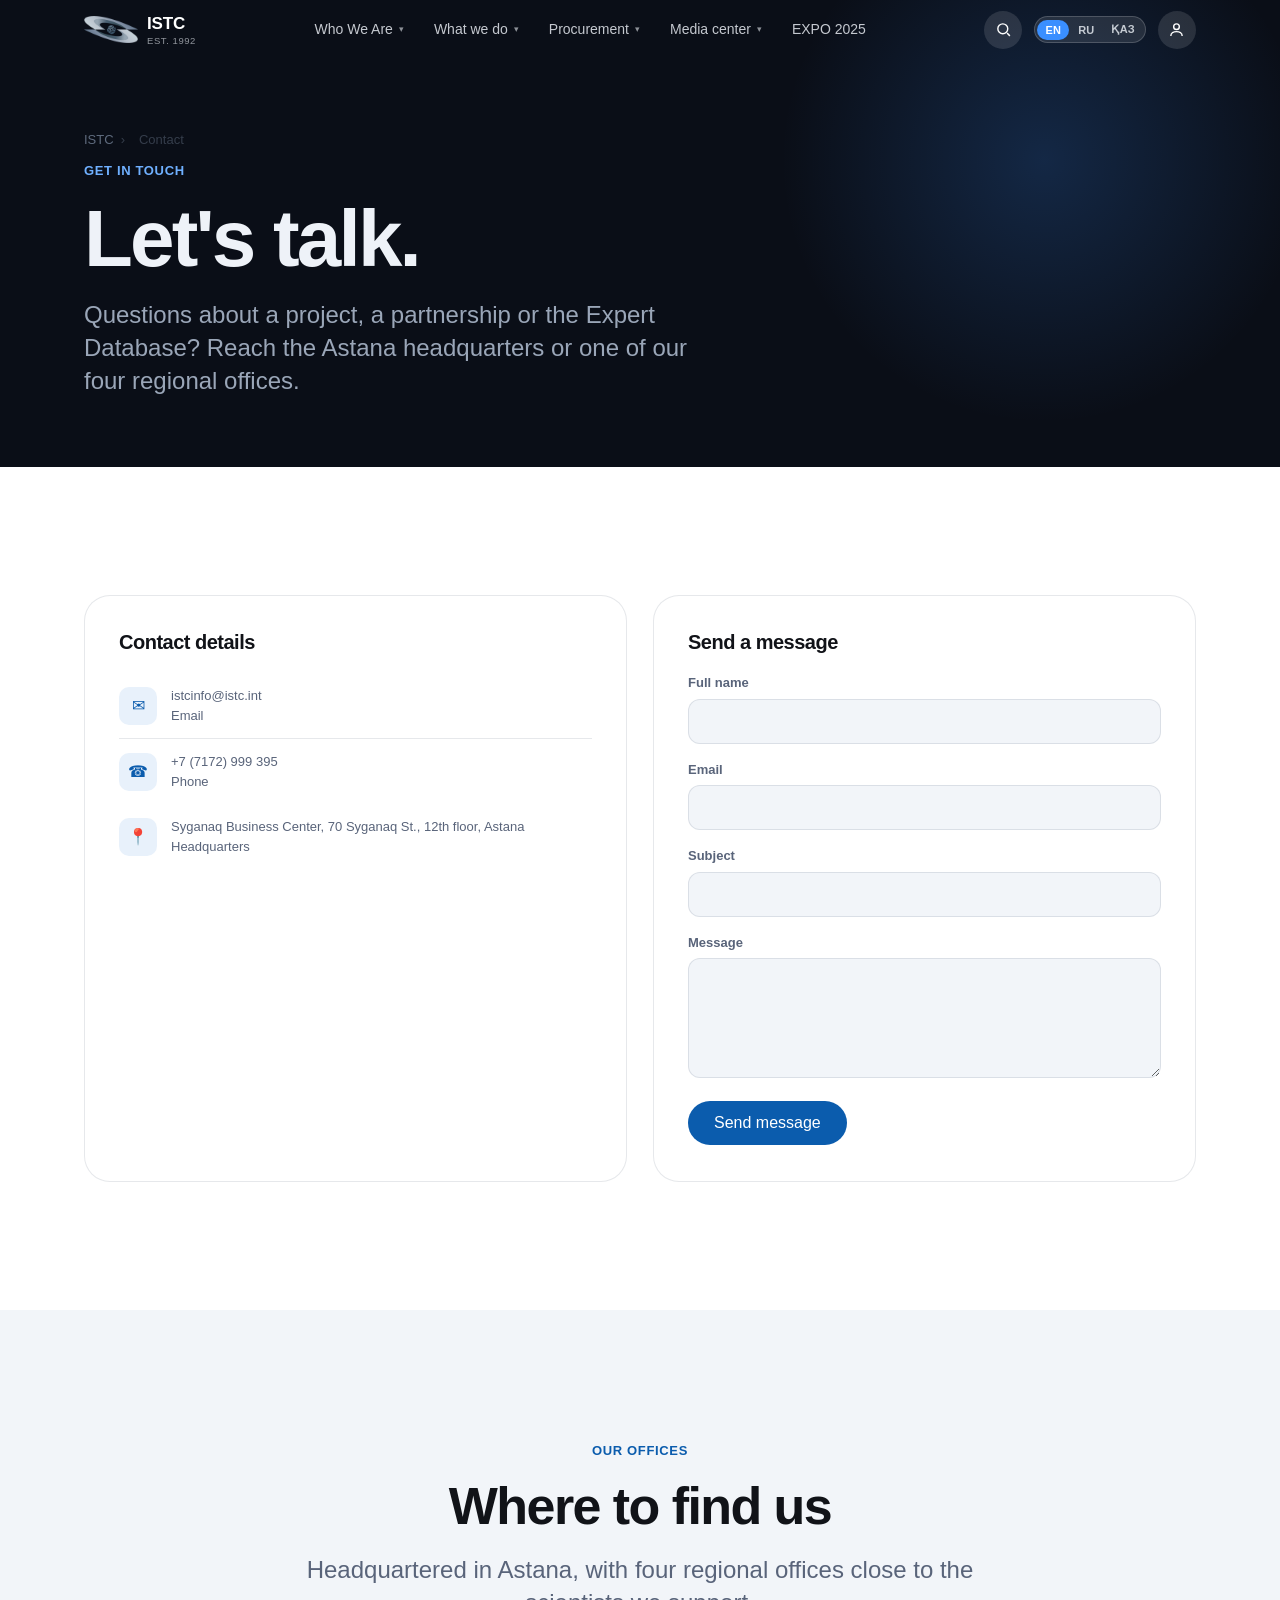
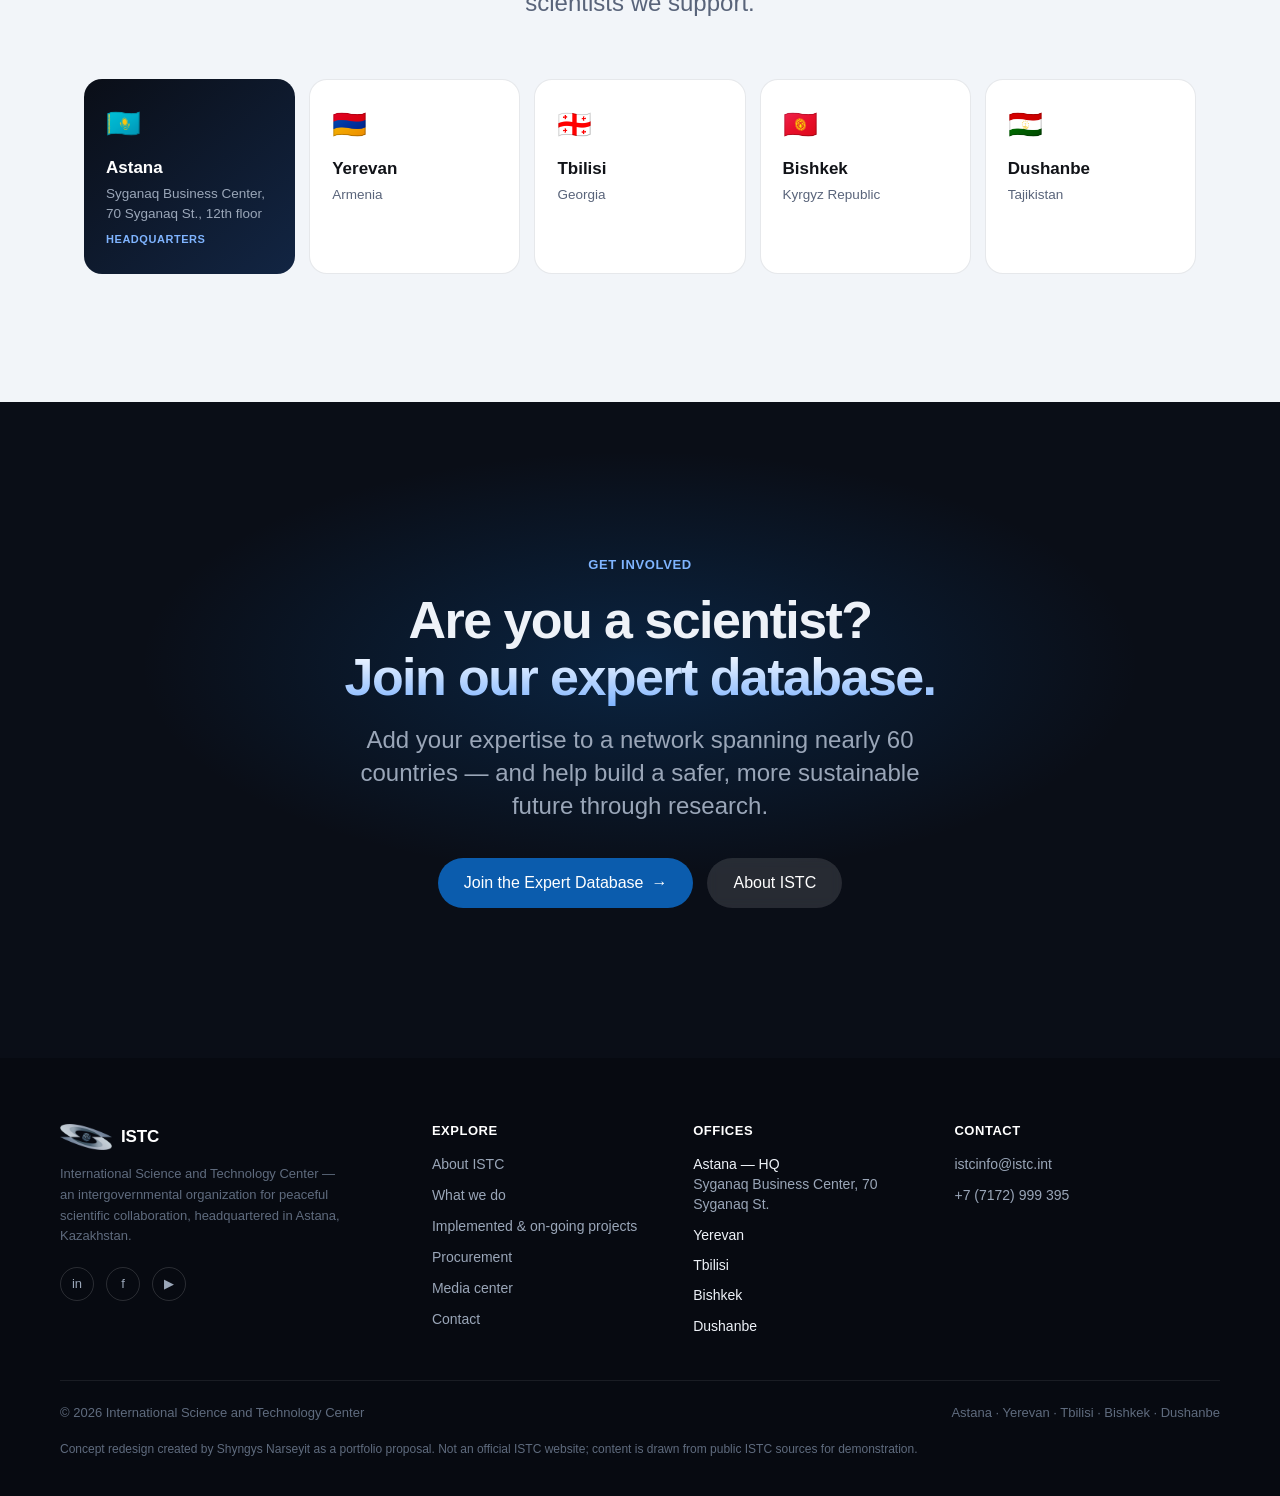
<file: redesign/contact.html>
<!DOCTYPE html>
<html lang="en">
<head>
<meta charset="UTF-8" />
<meta name="viewport" content="width=device-width, initial-scale=1.0" />
<title>Contact — ISTC</title>
<meta name="description" content="Contact the International Science and Technology Center — headquarters in Astana and four regional offices in Yerevan, Tbilisi, Bishkek and Dushanbe." />
<link rel="stylesheet" href="assets/styles.css" />
</head>
<body data-page="contact">
<div id="nav-root"></div>

<header class="page-header">
  <div class="wrap">
    <div class="crumbs"><a href="index.html">ISTC</a><span>›</span><span data-i18n="nav_contact">Contact</span></div>
    <span class="eyebrow" data-i18n="ph_contact_eyebrow">Get in touch</span>
    <h1 class="h1" data-i18n="ph_contact_h1">Let's talk.</h1>
    <p class="lead" data-i18n="ph_contact_lead">Questions about a project, a partnership or the Expert Database? Reach the Astana headquarters or one of our four regional offices.</p>
  </div>
</header>

<section class="band">
  <div class="wrap">
    <div class="contact-grid">
      <div class="info-card reveal">
        <h3 data-i18n="ci_h">Contact details</h3>
        <a class="cline" href="mailto:istcinfo@istc.int"><span class="ic">✉</span><span><b>istcinfo@istc.int</b><span data-i18n="ci_email_l">Email</span></span></a>
        <a class="cline" href="tel:+77172999395"><span class="ic">☎</span><span><b>+7 (7172) 999 395</b><span data-i18n="ci_phone_l">Phone</span></span></a>
        <div class="cline"><span class="ic">📍</span><span><b data-i18n="ci_addr_v">Syganaq Business Center, 70 Syganaq St., 12th floor, Astana</b><span data-i18n="ci_addr_l">Headquarters</span></span></div>
      </div>
      <div class="info-card reveal d1">
        <h3 data-i18n="form_h">Send a message</h3>
        <form data-demo class="form-row">
          <div class="field"><label data-i18n="form_name">Full name</label><input type="text" required /></div>
          <div class="field"><label data-i18n="form_email">Email</label><input type="email" required /></div>
          <div class="field"><label data-i18n="form_subject">Subject</label><input type="text" /></div>
          <div class="field"><label data-i18n="form_msg">Message</label><textarea></textarea></div>
          <button class="btn" type="submit" style="align-self:flex-start" data-i18n="form_btn">Send message</button>
          <p data-note hidden style="font-size:14px;color:var(--good)" data-i18n="form_note">Thanks! This is a concept demo, so your message wasn't actually sent.</p>
        </form>
      </div>
    </div>
  </div>
</section>

<!-- OFFICES -->
<section class="band g2">
  <div class="wrap">
    <div class="sec-head reveal"><span class="eyebrow" data-i18n="off_eyebrow">Our offices</span><h2 class="h2" data-i18n="off_h">Where to find us.</h2><p class="lead" data-i18n="off_lead">Headquartered in Astana, with four regional offices close to the scientists we support.</p></div>
    <div class="offices-grid">
      <div class="office hq reveal d1"><div class="fl">🇰🇿</div><div class="oc" data-i18n="off_hq_c">Astana</div><div class="oa" data-i18n="off_hq_a">Syganaq Business Center, 70 Syganaq St., 12th floor</div><span class="badge" data-i18n="off_hq_badge">Headquarters</span></div>
      <div class="office reveal d2"><div class="fl">🇦🇲</div><div class="oc" data-i18n="off_ye_c">Yerevan</div><div class="oa" data-i18n="m_am">Armenia</div></div>
      <div class="office reveal d3"><div class="fl">🇬🇪</div><div class="oc" data-i18n="off_tb_c">Tbilisi</div><div class="oa" data-i18n="m_ge">Georgia</div></div>
      <div class="office reveal d4"><div class="fl">🇰🇬</div><div class="oc" data-i18n="off_bi_c">Bishkek</div><div class="oa" data-i18n="m_kg">Kyrgyz Republic</div></div>
      <div class="office reveal d5"><div class="fl">🇹🇯</div><div class="oc" data-i18n="off_du_c">Dushanbe</div><div class="oa" data-i18n="m_tj">Tajikistan</div></div>
    </div>
  </div>
</section>

<!-- CTA -->
<section class="cta-band">
  <div class="glow"></div>
  <span class="eyebrow" data-i18n="join_eyebrow">Get involved</span>
  <h2 class="h2" data-i18n-html="join_h">Are you a scientist?<br><span class="grad">Join our expert database.</span></h2>
  <p class="lead" data-i18n="join_lead">Add your expertise to a network spanning nearly 60 countries — and help build a safer, more sustainable future through research.</p>
  <div class="cta-row"><a href="https://www.istc.int" target="_blank" rel="noopener" class="btn"><span data-i18n="join_btn1">Join the Expert Database</span> <span class="chev">→</span></a><a href="about.html" class="btn ghost" data-i18n="nav_who_about">About ISTC</a></div>
</section>

<div id="footer-root"></div>
<script src="assets/components.js"></script>
<script src="assets/i18n.js"></script>
<script src="assets/main.js"></script>
</body>
</html>
</file>
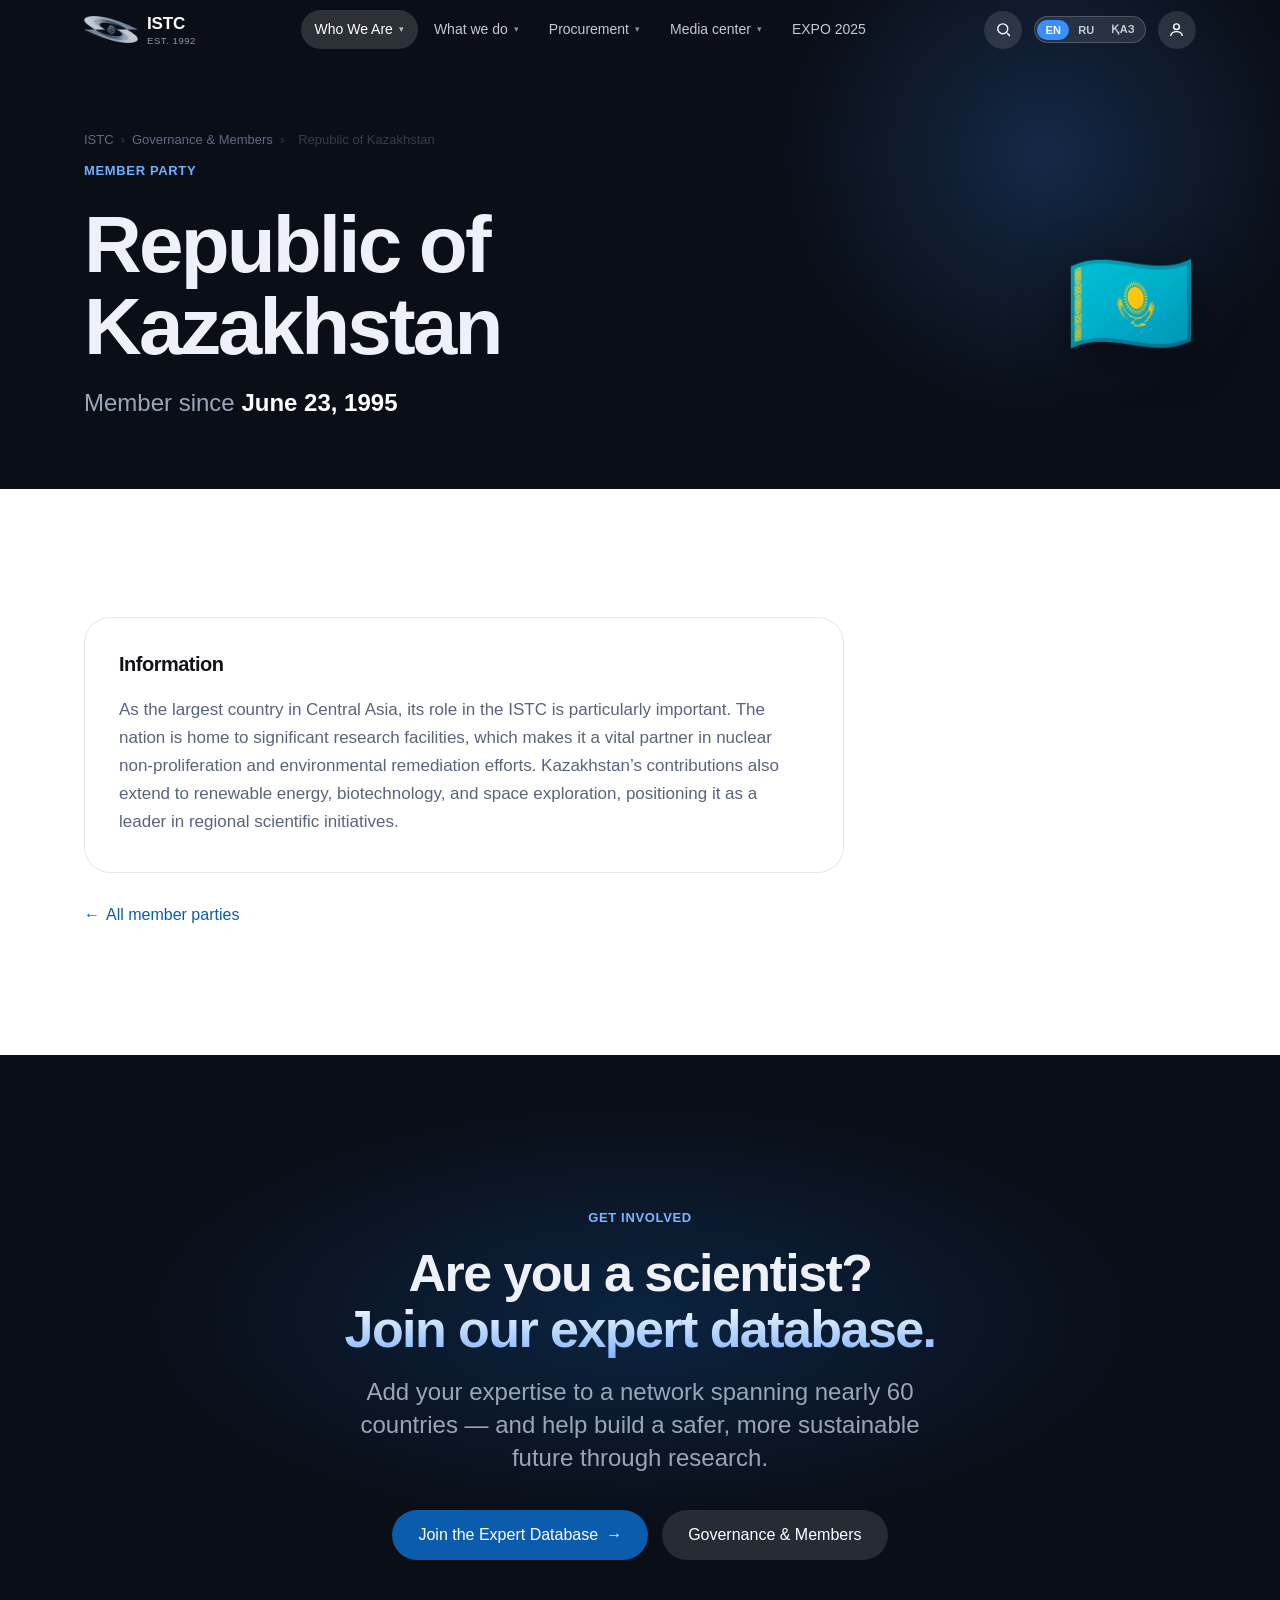
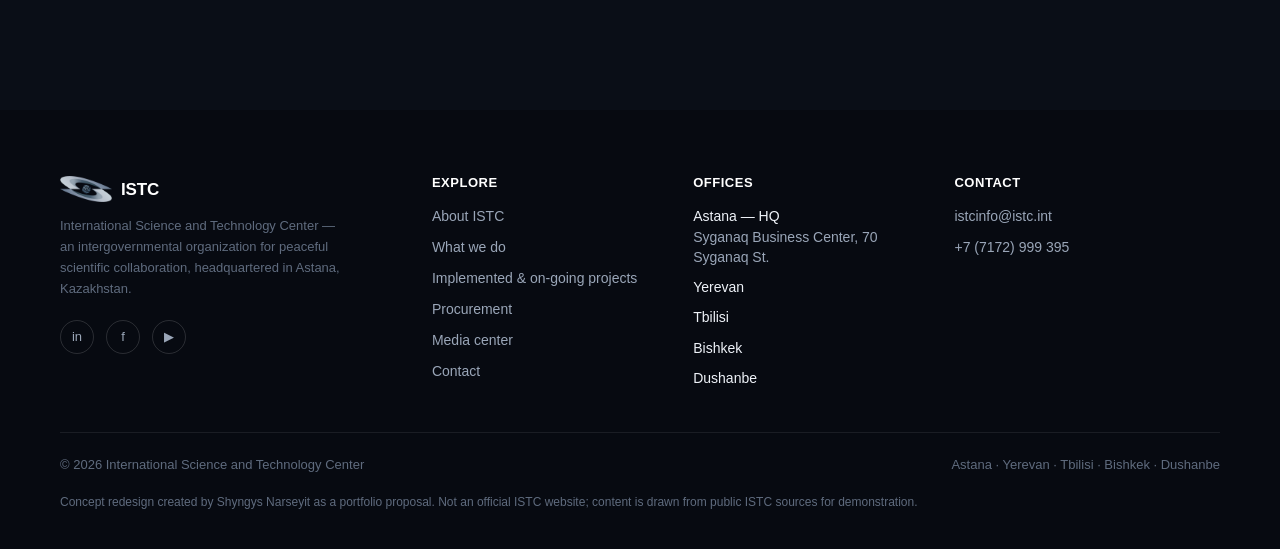
<file: redesign/member.html>
<!DOCTYPE html>
<html lang="en">
<head>
<meta charset="UTF-8" />
<meta name="viewport" content="width=device-width, initial-scale=1.0" />
<title>Member party — ISTC</title>
<meta name="description" content="An ISTC member party — membership date and contribution to the Center's mission." />
<link rel="stylesheet" href="assets/styles.css" />
</head>
<body data-page="members">
<div id="nav-root"></div>

<header class="page-header">
  <div class="wrap">
    <div class="crumbs"><a href="index.html">ISTC</a><span>›</span><a href="governance.html" data-i18n="nav_who_gov">Governance &amp; Members</a><span>›</span><span id="mh-crumb">—</span></div>
    <span class="eyebrow" data-i18n="member_eyebrow">Member party</span>
    <div class="member-hd">
      <div>
        <h1 class="h1" id="mh-name">—</h1>
        <p class="lead" style="margin-top:14px"><span data-i18n="member_since">Member since</span> <b id="mh-since" style="color:#fff"></b></p>
      </div>
      <div class="mh-flag" id="mh-flag">🏳️</div>
    </div>
  </div>
</header>

<section class="band">
  <div class="wrap">
    <div class="info-card reveal" style="max-width:760px">
      <h3 data-i18n="member_info_h">Information</h3>
      <p id="md-info" style="font-size:17px;line-height:1.65;color:var(--text-2)"></p>
    </div>
    <a href="governance.html" class="arrow-link" style="margin-top:30px"><span class="chev">←</span> <span data-i18n="member_back">All member parties</span></a>
  </div>
</section>

<section class="cta-band">
  <div class="glow"></div>
  <span class="eyebrow" data-i18n="join_eyebrow">Get involved</span>
  <h2 class="h2" data-i18n-html="join_h">Are you a scientist?<br><span class="grad">Join our expert database.</span></h2>
  <p class="lead" data-i18n="join_lead">Add your expertise to a network spanning nearly 60 countries.</p>
  <div class="cta-row"><a href="https://www.istc.int" target="_blank" rel="noopener" class="btn"><span data-i18n="join_btn1">Join the Expert Database</span> <span class="chev">→</span></a><a href="governance.html" class="btn ghost" data-i18n="nav_who_gov">Governance &amp; Members</a></div>
</section>

<div id="footer-root"></div>
<script>window.__MEMBERS__={"KZ": {"name": "Republic of Kazakhstan", "since": "June 23, 1995", "info": "As the largest country in Central Asia, its role in the ISTC is particularly important. The nation is home to significant research facilities, which makes it a vital partner in nuclear non-proliferation and environmental remediation efforts. Kazakhstan’s contributions also extend to renewable energy, biotechnology, and space exploration, positioning it as a leader in regional scientific initiatives.", "flag": "🇰🇿"}, "AM": {"name": "Armenia", "since": "September 14, 1994", "info": "Armenia joined the ISTC shortly after gaining independence from the Soviet Union. Armenian researchers have significantly contributed to areas such as nuclear safety, physics, and biotechnology.", "flag": "🇦🇲"}, "GE": {"name": "Georgia", "since": "May 29, 1994", "info": "As a member of ISTC, Georgia has concentrated on nuclear and biological security, environmental research, and energy solutions. The country gains from ISTC initiatives by involving its scientists in international research efforts and enhancing regional security partnerships - Georgia’s strategic location positions it as a key player in scientific diplomacy.", "flag": "🇬🇪"}, "KG": {"name": "Kyrgyz Republic", "since": "August 24, 1995", "info": "As a part of the Central Asia, Kyrgyzstan plays a crucial role in regional scientific research. Given its mountainous terrain and environmental challenges, Kyrgyzstan benefits from ISTCs support in seismic activity monitoring, radiation and biological security, environmental research and developing sustainable scientific solutions in other important areas for the country.", "flag": "🇰🇬"}, "TJ": {"name": "Republic of Tajikistan", "since": "March 5, 2003", "info": "Republic of Tajikistan is one of the newest members of ISTC. Being a country susceptible to earthquakes and environmental threats such as flooding challenges, its membership strengthens ISTC’s research in disaster resilience and infrastructure development.", "flag": "🇹🇯"}, "EU": {"name": "European Union", "since": "July 22, 1992", "info": "The European Member States, represented through the European Union, were among the earliest founders of ISTC. Their participation has been crucial in funding scientific projects, upholding regulatory standards, and fostering cross-border collaboration. European contributions help bridge the gap between Commonwealth of Independent States (CIS) scientists and global research initiatives, promoting non-proliferation and technological innovation.", "flag": "🇪🇺"}, "US": {"name": "United States of America", "since": "Founding party · 1992", "info": "The United States was among the founding parties of the ISTC in 1992, providing major funding and scientific leadership for nonproliferation, threat-reduction and civilian research cooperation across the member states.", "flag": "🇺🇸"}, "JP": {"name": "Japan", "since": "November 27, 1992", "info": "Japan is one of ISTC’s most technologically advanced members and an early supporter of the Center’s mission. Japan has played a key role in funding R&D projects, particularly in nuclear safety, biotechnology and materials science. Japan’s membership strengthens ISTC’s global presence through its research excellence, ensuring scientific advancement and international security efforts of member counties and beyond.", "flag": "🇯🇵"}, "KR": {"name": "Republic of Korea", "since": "November 6, 1997", "info": "South Korea’s involvement in the ISTC strengthens the center’s connections with East Asia’s technological powerhouses. As a leader in nuclear energy, cybersecurity, and advanced manufacturing, South Korea contributes expertise that advances ISTC’s mission of scientific innovation and security. The nation’s involvement helps ensure emerging technologies comply with global safety and ethical standards.", "flag": "🇰🇷"}, "NO": {"name": "Norway", "since": "June 28, 1996", "info": "As a North European member of the ISTC, Norway contributes vital funding and expertise, especially in projects related to environmental issues and critical infrastructures support in Central Asia. This collaboration enhances regional safety standards and fosters sustainable development, aligning with global environmental goals.", "flag": "🇳🇴"}};</script>
<script src="assets/components.js"></script>
<script src="assets/i18n.js"></script>
<script src="assets/main.js"></script>
<script>
(function(){
  var params=new URLSearchParams(location.search);
  var c=(params.get('c')||'KZ').toUpperCase();
  var m=window.__MEMBERS__[c]||window.__MEMBERS__.KZ;
  document.getElementById('mh-name').textContent=m.name;
  document.getElementById('mh-crumb').textContent=m.name;
  document.getElementById('mh-since').textContent=m.since;
  document.getElementById('mh-flag').textContent=m.flag;
  document.getElementById('md-info').textContent=m.info;
  document.title=m.name+' \u2014 ISTC';
})();
</script>
</body>
</html>
</file>
<file: redesign/assets/styles.css>
/* ============================================================
   ISTC — shared design system (concept redesign)
   ============================================================ */
:root{
  --brand:#0b5cad;--brand-2:#3a8fff;--brand-press:#094a8c;--brand-soft:#e8f1fb;
  --navy:#0a0e17;--navy-2:#0e1524;--navy-3:#122543;
  --ink:#eef2f8;--ink-2:#9aa6b8;--ink-3:#5f6b7e;
  --paper:#ffffff;--paper-2:#f2f5f9;--paper-3:#e8edf4;
  --card:#ffffff;
  --text:#111318;--text-2:#59647a;--text-3:#8590a2;
  --line:rgba(10,30,60,.10);--line-2:rgba(255,255,255,.10);
  --good:#1a7f4b;--warn:#b25c00;
  --r-lg:26px;--r-md:18px;--r-sm:12px;
  --maxw:1160px;
  --ease:cubic-bezier(.22,.61,.36,1);
  --nav-h:60px;
  --font:-apple-system,BlinkMacSystemFont,"SF Pro Display","SF Pro Text","Helvetica Neue",Helvetica,Arial,sans-serif;
}
*{margin:0;padding:0;box-sizing:border-box}
html{scroll-behavior:smooth;-webkit-text-size-adjust:100%}
body{font-family:var(--font);background:var(--paper);color:var(--text);line-height:1.5;-webkit-font-smoothing:antialiased;text-rendering:optimizeLegibility;overflow-x:hidden}
::selection{background:var(--brand);color:#fff}
a{color:inherit;text-decoration:none}
img{max-width:100%;display:block}
:focus-visible{outline:2px solid var(--brand-2);outline-offset:3px;border-radius:4px}

/* ---------- TYPO ---------- */
h1,h2,h3,h4{letter-spacing:-.025em;text-wrap:balance;font-weight:600;line-height:1.06}
.h1{font-size:clamp(40px,7.4vw,80px);letter-spacing:-.035em;line-height:1.03}
.h2{font-size:clamp(29px,4.6vw,52px);letter-spacing:-.03em;line-height:1.08}
.h3{font-size:clamp(21px,2.5vw,29px);letter-spacing:-.02em}
.lead{font-size:clamp(18px,2.1vw,24px);line-height:1.38;font-weight:400}
.eyebrow{font-size:13px;font-weight:600;letter-spacing:.05em;color:var(--brand);text-transform:uppercase;display:inline-block}
.wrap{width:100%;max-width:var(--maxw);margin:0 auto;padding:0 24px}

/* ---------- BUTTONS ---------- */
.btn{display:inline-flex;align-items:center;gap:8px;background:var(--brand);color:#fff;font-size:16px;font-weight:500;padding:13px 26px;border-radius:980px;
  transition:background .3s var(--ease),transform .3s var(--ease),box-shadow .3s var(--ease);border:none;cursor:pointer;font-family:inherit}
.btn:hover{background:var(--brand-press);transform:translateY(-1px);box-shadow:0 10px 26px -12px rgba(11,92,173,.6)}
.btn.ghost{background:rgba(255,255,255,.12);color:#fff;backdrop-filter:blur(6px)}
.btn.ghost:hover{background:rgba(255,255,255,.2);box-shadow:none}
.btn.outline{background:transparent;color:var(--brand);box-shadow:inset 0 0 0 1.5px rgba(11,92,173,.32)}
.btn.outline:hover{background:rgba(11,92,173,.06);box-shadow:inset 0 0 0 1.5px var(--brand)}
.btn.small{font-size:14px;padding:9px 18px}
.chev{transition:transform .3s var(--ease);display:inline-block}
.btn:hover .chev{transform:translateX(3px)}
.arrow-link{color:var(--brand);font-size:16px;font-weight:500;display:inline-flex;align-items:center;gap:6px;transition:gap .3s}
.arrow-link:hover{gap:10px}

/* ---------- REVEAL ---------- */
.reveal{opacity:0;transform:translateY(30px);transition:opacity .85s var(--ease),transform .85s var(--ease)}
.reveal.in{opacity:1;transform:none}
.d1{transition-delay:.06s}.d2{transition-delay:.12s}.d3{transition-delay:.18s}.d4{transition-delay:.24s}.d5{transition-delay:.3s}.d6{transition-delay:.36s}

/* ---------- NAV ---------- */
.nav{position:fixed;top:0;left:0;right:0;z-index:200;height:var(--nav-h);display:flex;align-items:center;justify-content:center;
  transition:background .5s var(--ease),backdrop-filter .5s var(--ease),border-color .5s var(--ease);border-bottom:1px solid transparent}
.nav.scrolled{background:rgba(255,255,255,.72);backdrop-filter:saturate(180%) blur(20px);-webkit-backdrop-filter:saturate(180%) blur(20px);border-bottom:1px solid var(--line)}
.nav-inner{width:100%;max-width:var(--maxw);padding:0 24px;display:flex;align-items:center;justify-content:space-between;gap:16px}
.brand{display:flex;align-items:center;gap:9px;flex:none;z-index:2}
.brand-logo{height:27px;width:auto;display:block;flex:none}
footer .brand-logo{height:26px}
.brand-mark{width:28px;height:28px;border-radius:8px;border:1.5px solid var(--brand);display:grid;place-items:center;position:relative;flex:none;transition:border-color .4s}
.brand-mark::before{content:"";width:11px;height:11px;border-radius:50%;background:var(--brand);transition:background .4s}
.brand-txt{font-weight:600;font-size:17px;letter-spacing:-.01em;color:var(--text);transition:color .4s}
.brand-txt small{display:block;font-size:9.5px;font-weight:500;letter-spacing:.06em;color:var(--text-3);text-transform:uppercase;margin-top:-2px}
.nav-links{display:flex;gap:4px;align-items:center}
.nav-links a{color:var(--text-2);transition:color .3s,background .3s;font-weight:500;font-size:14px;padding:8px 14px;border-radius:20px}
.nav-links a:hover{color:var(--brand)}
.nav-links a.active{color:var(--brand);background:var(--brand-soft)}
.nav-actions{display:flex;align-items:center;gap:12px;flex:none}
.nav-cta{color:#fff !important;background:var(--brand);padding:9px 16px;border-radius:20px;font-weight:500;font-size:14px;transition:background .3s,transform .3s}
.nav-cta:hover{background:var(--brand-press);transform:scale(1.03)}

/* nav over dark header */
.nav.on-dark:not(.scrolled) .brand-txt{color:#fff}
.nav.on-dark:not(.scrolled) .brand-txt small{color:rgba(238,242,248,.6)}
.nav.on-dark:not(.scrolled) .brand-mark{border-color:rgba(255,255,255,.55)}
.nav.on-dark:not(.scrolled) .brand-mark::before{background:#fff}
.nav.on-dark:not(.scrolled) .nav-links a{color:rgba(238,242,248,.82)}
.nav.on-dark:not(.scrolled) .nav-links a:hover{color:#fff}
.nav.on-dark:not(.scrolled) .nav-links a.active{color:#fff;background:rgba(255,255,255,.14)}

/* language switch */
.lang-switch{display:inline-flex;align-items:center;gap:1px;background:rgba(120,140,170,.14);border:1px solid rgba(120,140,170,.22);border-radius:20px;padding:2px}
.lang-switch button{font-family:inherit;font-size:11px;font-weight:600;letter-spacing:.02em;color:var(--text-2);background:none;border:none;cursor:pointer;padding:4px 8px;border-radius:16px;transition:color .25s,background .25s}
.lang-switch button:hover{color:var(--brand)}
.lang-switch button.active{background:var(--brand);color:#fff}
.nav.on-dark:not(.scrolled) .lang-switch{background:rgba(255,255,255,.1);border-color:rgba(255,255,255,.18)}
.nav.on-dark:not(.scrolled) .lang-switch button{color:rgba(238,242,248,.8)}
.nav.on-dark:not(.scrolled) .lang-switch button:hover{color:#fff}
.nav.on-dark:not(.scrolled) .lang-switch button.active{background:var(--brand-2);color:#fff}

/* hamburger */
.hamb{display:none;flex-direction:column;justify-content:center;gap:5px;width:40px;height:40px;border:none;background:none;cursor:pointer;padding:8px;z-index:2}
.hamb span{height:2px;width:100%;background:var(--text);border-radius:2px;transition:transform .35s var(--ease),opacity .25s var(--ease),background .4s}
.nav.on-dark:not(.scrolled) .hamb span{background:#fff}
body.menu-open .hamb span{background:#fff}
body.menu-open .hamb span:nth-child(1){transform:translateY(7px) rotate(45deg)}
body.menu-open .hamb span:nth-child(2){opacity:0}
body.menu-open .hamb span:nth-child(3){transform:translateY(-7px) rotate(-45deg)}

/* mobile overlay menu */
.mobile-menu{position:fixed;inset:0;z-index:150;background:var(--navy);display:flex;flex-direction:column;justify-content:center;padding:90px 30px 40px;
  opacity:0;visibility:hidden;transform:translateY(-8px);transition:opacity .4s var(--ease),transform .4s var(--ease),visibility .4s}
body.menu-open .mobile-menu{opacity:1;visibility:visible;transform:none}
.mobile-menu a{color:var(--ink);font-size:30px;font-weight:600;letter-spacing:-.02em;padding:14px 0;border-bottom:1px solid rgba(255,255,255,.09);display:flex;justify-content:space-between;align-items:center;
  opacity:0;transform:translateY(14px)}
body.menu-open .mobile-menu a{animation:menuIn .5s var(--ease) forwards}
body.menu-open .mobile-menu a:nth-child(1){animation-delay:.08s}
body.menu-open .mobile-menu a:nth-child(2){animation-delay:.14s}
body.menu-open .mobile-menu a:nth-child(3){animation-delay:.2s}
body.menu-open .mobile-menu a:nth-child(4){animation-delay:.26s}
body.menu-open .mobile-menu a:nth-child(5){animation-delay:.32s}
body.menu-open .mobile-menu a:nth-child(6){animation-delay:.38s}
.mobile-menu a .chev{color:var(--brand-2);font-size:22px}
.mobile-menu .mm-cta{color:var(--brand-2);border-bottom:none;margin-top:14px}
@keyframes menuIn{to{opacity:1;transform:none}}
@media(max-width:920px){
  .nav-links{display:none}
  .nav-cta{display:none}
  .hamb{display:flex}
}
@media(min-width:921px){ .mobile-menu{display:none} }

/* ---------- PAGE HEADER (inner pages) ---------- */
.page-header{position:relative;background:var(--navy);color:var(--ink);padding:calc(var(--nav-h) + 70px) 0 70px;overflow:hidden}
.page-header::before{content:"";position:absolute;top:-30%;right:-5%;width:600px;height:600px;border-radius:50%;
  background:radial-gradient(circle,rgba(58,143,255,.20),transparent 62%);pointer-events:none}
.page-header .wrap{position:relative;z-index:1}
.page-header .eyebrow{color:#6fb0ff}
.page-header h1{margin:16px 0 18px;max-width:16ch}
.page-header .lead{color:var(--ink-2);max-width:620px}
.crumbs{font-size:13px;color:var(--ink-3);margin-bottom:8px}
.crumbs a:hover{color:var(--ink-2)}
.crumbs span{opacity:.5;margin:0 7px}

/* ---------- HERO (home) ---------- */
.hero{position:relative;min-height:100svh;background:var(--navy);color:var(--ink);display:flex;flex-direction:column;overflow:hidden}
#net{position:absolute;inset:0;width:100%;height:100%;z-index:0}
.hero-veil{position:absolute;inset:0;z-index:1;background:radial-gradient(ellipse 80% 60% at 50% 0%,rgba(11,92,173,.22),transparent 60%),linear-gradient(180deg,rgba(10,14,23,.2),rgba(10,14,23,.72) 88%);pointer-events:none}
.hero-inner{position:relative;z-index:2;width:100%;max-width:var(--maxw);margin:0 auto;padding:clamp(96px,15vh,130px) 24px 44px;text-align:center;flex:1;display:flex;flex-direction:column;justify-content:center}
.hero .eyebrow{color:#6fb0ff;margin-bottom:22px;opacity:0;animation:fu .9s var(--ease) .15s forwards}
.hero h1{margin:0 auto 24px;max-width:14ch;opacity:0;animation:fu 1s var(--ease) .28s forwards}
.hero h1 .grad{background:linear-gradient(180deg,#fff,#7fb4ff);-webkit-background-clip:text;background-clip:text;color:transparent}
.hero .lead{max-width:620px;margin:0 auto 38px;color:var(--ink-2);opacity:0;animation:fu 1s var(--ease) .42s forwards}
.hero .cta-row{opacity:0;animation:fu 1s var(--ease) .56s forwards}
.hero .eyebrow,.hero h1,.hero .lead,.hero .cta-row{transform:translateY(18px)}
@keyframes fu{to{opacity:1;transform:none}}
.hero-strip{position:relative;z-index:2;border-top:1px solid rgba(255,255,255,.08);background:rgba(10,14,23,.4);backdrop-filter:blur(8px)}
.hero-strip .row{max-width:var(--maxw);margin:0 auto;padding:15px 24px;display:flex;align-items:center;gap:12px;justify-content:center;flex-wrap:wrap;font-size:13px;color:var(--ink-2)}
.hero-strip .flags{font-size:19px;letter-spacing:2px;line-height:1}
@media(max-width:600px){.hero-strip{background:var(--navy-2)}}
@media(prefers-reduced-motion:reduce){.hero .eyebrow,.hero h1,.hero .lead,.hero .cta-row{opacity:1;transform:none}}

/* ---------- SECTIONS ---------- */
.band{padding:clamp(76px,11vw,128px) 0}
.band.g2{background:var(--paper-2)}
.band.dark{background:var(--navy);color:var(--ink)}
.band.tight{padding:clamp(56px,8vw,88px) 0}
.sec-head{max-width:760px;margin:0 auto 60px;text-align:center}
.sec-head.left{text-align:left;margin-left:0}
.sec-head .h2{margin:16px 0 18px}
.sec-head .lead{color:var(--text-2)}
.dark .sec-head .lead{color:var(--ink-2)}
.sec-head-row{display:flex;justify-content:space-between;align-items:flex-end;gap:24px;flex-wrap:wrap;margin-bottom:52px}
.sec-head-row .h2{margin-top:12px}

/* mission */
.mission{text-align:center;max-width:940px;margin:0 auto}
.mission .big{font-size:clamp(27px,4.2vw,48px);font-weight:600;letter-spacing:-.03em;line-height:1.16}
.mission .big em{font-style:normal;color:var(--brand)}
.mission .sub{margin-top:24px;font-size:18px;color:var(--text-2);max-width:640px;margin-left:auto;margin-right:auto}

/* stats */
.stats{display:grid;grid-template-columns:repeat(5,1fr);gap:12px}
.stats.four{grid-template-columns:repeat(4,1fr)}
@media(max-width:900px){.stats,.stats.four{grid-template-columns:repeat(2,1fr);gap:14px}}
@media(max-width:520px){.stats,.stats.four{grid-template-columns:1fr}}
.stat{background:var(--card);border:1px solid var(--line);border-radius:var(--r-md);padding:30px 22px;text-align:center;transition:transform .5s var(--ease),box-shadow .5s var(--ease)}
.stat:hover{transform:translateY(-4px);box-shadow:0 20px 44px -22px rgba(11,40,80,.28)}
.stat .n{font-size:clamp(33px,4vw,44px);font-weight:600;letter-spacing:-.03em;line-height:1;color:var(--brand);font-variant-numeric:tabular-nums}
.stat .n .pre{color:var(--text-2);font-weight:500}
.stat .l{margin-top:12px;font-size:14px;color:var(--text-2);line-height:1.42}
.dark .stat{background:rgba(255,255,255,.04);border-color:var(--line-2)}
.dark .stat .n{color:#fff}
.dark .stat .l{color:var(--ink-2)}

/* feature cards grid */
.grid-3{display:grid;grid-template-columns:repeat(3,1fr);gap:18px}
.grid-2{display:grid;grid-template-columns:repeat(2,1fr);gap:18px}
@media(max-width:900px){.grid-3{grid-template-columns:1fr 1fr}}
@media(max-width:600px){.grid-3,.grid-2{grid-template-columns:1fr}}
.fcard{position:relative;border-radius:var(--r-lg);padding:32px 28px;overflow:hidden;background:var(--card);border:1px solid var(--line);
  display:flex;flex-direction:column;transition:transform .55s var(--ease),box-shadow .55s var(--ease)}
.fcard:hover{transform:translateY(-5px);box-shadow:0 26px 60px -28px rgba(11,40,80,.3)}
.fcard .ic{width:46px;height:46px;border-radius:12px;display:grid;place-items:center;margin-bottom:18px;background:linear-gradient(135deg,var(--brand),var(--brand-2));color:#fff}
.fcard .ic svg{width:24px;height:24px}
.fcard h3{font-size:20px;letter-spacing:-.02em;margin-bottom:8px}
.fcard p{font-size:15px;color:var(--text-2);line-height:1.5;flex:1}
.fcard .more{margin-top:16px;font-size:14px;color:var(--brand);font-weight:500}
.fcard .glowdot{position:absolute;top:-40px;right:-40px;width:140px;height:140px;border-radius:50%;background:radial-gradient(circle,rgba(58,143,255,.13),transparent 70%);pointer-events:none}
a.fcard{color:inherit}

/* members */
.members{display:grid;grid-template-columns:repeat(5,1fr);gap:12px}
@media(max-width:820px){.members{grid-template-columns:repeat(3,1fr)}}
@media(max-width:480px){.members{grid-template-columns:repeat(2,1fr)}}
.member{background:var(--card);border:1px solid var(--line);border-radius:var(--r-md);padding:24px 14px;text-align:center;transition:transform .45s var(--ease),border-color .45s var(--ease),box-shadow .45s var(--ease)}
.member:hover{transform:translateY(-3px);border-color:rgba(11,92,173,.3);box-shadow:0 16px 36px -22px rgba(11,40,80,.3)}
.member .fl{font-size:38px;line-height:1}
.member .cn{margin-top:10px;font-size:13.5px;font-weight:500;color:var(--text)}

/* projects */
.proj-list{display:flex;flex-direction:column;gap:20px}
.proj{display:grid;grid-template-columns:1fr 1fr;border-radius:var(--r-lg);overflow:hidden;border:1px solid var(--line);background:var(--card);min-height:320px;transition:transform .55s var(--ease),box-shadow .55s var(--ease)}
.proj.rev{direction:rtl}.proj.rev>*{direction:ltr}
.proj:hover{transform:translateY(-4px);box-shadow:0 30px 70px -34px rgba(11,40,80,.34)}
@media(max-width:760px){.proj,.proj.rev{grid-template-columns:1fr}}
.proj .vis{position:relative;overflow:hidden;min-height:240px;display:grid;place-items:center;color:#fff}
.proj .vis .glyph{font-size:72px;filter:drop-shadow(0 8px 24px rgba(0,0,0,.28));position:relative;z-index:1}
.proj .vis .tagm{position:absolute;top:18px;left:18px;z-index:2;font-size:12px;font-weight:600;letter-spacing:.03em;background:rgba(255,255,255,.16);color:#fff;padding:5px 12px;border-radius:20px;backdrop-filter:blur(6px)}
.proj .vis::after{content:"";position:absolute;inset:0;background:radial-gradient(circle at 70% 20%,rgba(255,255,255,.2),transparent 55%)}
.v-water{background:linear-gradient(140deg,#0a6dbb,#0891b2 60%,#0e7490)}
.v-crop{background:linear-gradient(140deg,#15803d,#65a30d 55%,#ca8a04)}
.v-hydro{background:linear-gradient(140deg,#0e7490,#06b6d4 55%,#22d3ee)}
.v-bio{background:linear-gradient(140deg,#166534,#16a34a 60%,#4dd7c5)}
.v-cbrn{background:linear-gradient(140deg,#7c2d12,#b45309 55%,#d97706)}
.v-cyber{background:linear-gradient(140deg,#3730a3,#6d28d9 55%,#7c3aed)}
.proj .body{padding:36px 34px;display:flex;flex-direction:column;justify-content:center}
.proj .body .loc{font-size:13px;font-weight:600;letter-spacing:.03em;color:var(--brand);text-transform:uppercase}
.proj .body h3{font-size:25px;letter-spacing:-.022em;margin:10px 0 12px}
.proj .body p{font-size:16px;color:var(--text-2);line-height:1.5;max-width:460px}

/* filter tabs */
.filters{display:flex;gap:8px;flex-wrap:wrap;justify-content:center;margin-bottom:44px}
.filters button{font-family:inherit;font-size:14px;font-weight:500;color:var(--text-2);background:var(--card);border:1px solid var(--line);padding:9px 18px;border-radius:20px;cursor:pointer;transition:all .3s var(--ease)}
.filters button:hover{border-color:rgba(11,92,173,.35);color:var(--brand)}
.filters button.active{background:var(--brand);color:#fff;border-color:var(--brand)}
.proj.hide{display:none}

/* news */
.news-grid{display:grid;grid-template-columns:repeat(3,1fr);gap:18px}
.news-grid.two{grid-template-columns:repeat(2,1fr)}
@media(max-width:900px){.news-grid{grid-template-columns:1fr 1fr}}
@media(max-width:640px){.news-grid,.news-grid.two{grid-template-columns:1fr}}
.news{background:var(--card);border:1px solid var(--line);border-radius:var(--r-md);padding:28px 28px;display:flex;flex-direction:column;transition:transform .5s var(--ease),box-shadow .5s var(--ease)}
.news:hover{transform:translateY(-4px);box-shadow:0 22px 50px -26px rgba(11,40,80,.3)}
.news .meta{display:flex;align-items:center;gap:10px;font-size:12px;margin-bottom:14px}
.news .cat{font-weight:600;letter-spacing:.02em;color:var(--brand);text-transform:uppercase}
.news .date{color:var(--text-2)}
.news h3{font-size:19px;letter-spacing:-.018em;line-height:1.22;margin-bottom:10px}
.news p{font-size:14.5px;color:var(--text-2);line-height:1.5;flex:1}
.news .rd{margin-top:16px;font-size:14px;color:var(--brand);font-weight:500}
.news.feature{grid-column:1/-1;display:grid;grid-template-columns:1.3fr 1fr;gap:0;padding:0;overflow:hidden}
.news.feature .fvis{background:linear-gradient(140deg,var(--navy-3),var(--brand));min-height:260px;position:relative}
.news.feature .fvis::after{content:"";position:absolute;inset:0;background:radial-gradient(circle at 30% 30%,rgba(255,255,255,.16),transparent 55%)}
.news.feature .fbody{padding:38px 36px;display:flex;flex-direction:column;justify-content:center}
.news.feature h3{font-size:clamp(22px,2.6vw,30px)}
@media(max-width:720px){.news.feature{grid-template-columns:1fr}}

/* open call banner */
.call{background:linear-gradient(135deg,var(--navy),var(--navy-3));border-radius:var(--r-lg);padding:clamp(36px,5.5vw,60px);position:relative;overflow:hidden;color:var(--ink)}
.call::before{content:"";position:absolute;top:-30%;right:-8%;width:500px;height:500px;border-radius:50%;background:radial-gradient(circle,rgba(58,143,255,.22),transparent 65%);pointer-events:none}
.call .inner{position:relative;z-index:1;display:grid;grid-template-columns:1.3fr 1fr;gap:40px;align-items:center}
@media(max-width:760px){.call .inner{grid-template-columns:1fr;gap:26px}}
.call .eyebrow{color:#7fb4ff}
.call h2{font-size:clamp(25px,3.4vw,38px);letter-spacing:-.03em;margin:12px 0 14px;color:#fff}
.call p{color:var(--ink-2);font-size:16px;max-width:520px}
.call .themes{display:flex;flex-wrap:wrap;gap:8px;margin-top:20px}
.call .themes span{font-size:13px;color:var(--ink);border:1px solid var(--line-2);padding:6px 13px;border-radius:20px;background:rgba(255,255,255,.05)}
.call .side{text-align:center;background:rgba(255,255,255,.06);border:1px solid var(--line-2);border-radius:var(--r-md);padding:28px 24px}
.call .side .dl{font-size:12px;letter-spacing:.1em;text-transform:uppercase;color:var(--ink-2)}
.call .side .date{font-size:clamp(28px,3.6vw,40px);font-weight:600;letter-spacing:-.02em;color:#fff;margin:8px 0 2px}
.call .side .yr{color:var(--ink-2);font-size:15px}
.call .side .btn{margin-top:20px;width:100%;justify-content:center}

/* timeline */
.timeline{position:relative;max-width:760px;margin:0 auto;padding-left:34px}
.timeline::before{content:"";position:absolute;left:7px;top:6px;bottom:6px;width:2px;background:linear-gradient(180deg,var(--brand),rgba(11,92,173,.15))}
.tl-item{position:relative;padding:0 0 40px}
.tl-item:last-child{padding-bottom:0}
.tl-item::before{content:"";position:absolute;left:-34px;top:4px;width:16px;height:16px;border-radius:50%;background:var(--paper);border:3px solid var(--brand)}
.tl-item .yr{font-size:15px;font-weight:700;color:var(--brand);letter-spacing:.02em}
.tl-item h3{font-size:21px;margin:6px 0 8px}
.tl-item p{color:var(--text-2);font-size:15.5px;line-height:1.5}

/* leader card */
.leader{display:grid;grid-template-columns:200px 1fr;gap:40px;align-items:center;background:var(--card);border:1px solid var(--line);border-radius:var(--r-lg);padding:38px}
@media(max-width:640px){.leader{grid-template-columns:1fr;text-align:center;gap:24px;padding:32px 26px}}
.leader .ava{width:170px;height:170px;border-radius:24px;background:linear-gradient(140deg,var(--brand),var(--brand-2));display:grid;place-items:center;color:#fff;font-size:56px;font-weight:600;letter-spacing:-.02em;margin:0 auto}
.leader .ld-role{font-size:13px;font-weight:600;letter-spacing:.04em;text-transform:uppercase;color:var(--brand)}
.leader h3{font-size:27px;margin:8px 0 12px}
.leader p{color:var(--text-2);font-size:16px;line-height:1.55;max-width:560px}

/* contact */
.contact-grid{display:grid;grid-template-columns:1fr 1fr;gap:26px}
@media(max-width:820px){.contact-grid{grid-template-columns:1fr}}
.info-card{background:var(--card);border:1px solid var(--line);border-radius:var(--r-lg);padding:36px 34px}
.info-card h3{font-size:20px;margin-bottom:20px}
.cline{display:flex;align-items:center;gap:14px;font-size:15px;color:var(--text);padding:13px 0;border-top:1px solid var(--line)}
.cline:first-of-type{border-top:none}
.cline .ic{flex:none;width:38px;height:38px;border-radius:10px;background:var(--brand-soft);color:var(--brand);display:grid;place-items:center;font-size:16px}
.cline b{font-weight:500}
.cline span{display:block;font-size:13px;color:var(--text-2)}
.form-row{display:flex;flex-direction:column;gap:16px}
.field label{font-size:13px;font-weight:600;color:var(--text-2);display:block;margin-bottom:6px}
.field input,.field textarea,.field select{width:100%;font-family:inherit;font-size:15px;color:var(--text);background:var(--paper-2);border:1px solid var(--line);border-radius:12px;padding:13px 15px;transition:border-color .3s,background .3s}
.field input:focus,.field textarea:focus,.field select:focus{outline:none;border-color:var(--brand);background:#fff}
.field textarea{resize:vertical;min-height:120px}

/* offices */
.offices-grid{display:grid;grid-template-columns:repeat(5,1fr);gap:14px}
@media(max-width:900px){.offices-grid{grid-template-columns:repeat(2,1fr)}}
@media(max-width:520px){.offices-grid{grid-template-columns:1fr}}
.office{background:var(--card);border:1px solid var(--line);border-radius:var(--r-md);padding:24px 22px}
.office .fl{font-size:28px}
.office .oc{font-size:17px;font-weight:600;margin:10px 0 4px}
.office .oa{font-size:13.5px;color:var(--text-2);line-height:1.45}
.office.hq{background:linear-gradient(140deg,var(--navy),var(--navy-3));color:var(--ink);border:none}
.office.hq .oc{color:#fff}.office.hq .oa{color:var(--ink-2)}
.office.hq .badge{display:inline-block;font-size:11px;font-weight:600;letter-spacing:.05em;text-transform:uppercase;color:#7fb4ff;margin-top:8px}

/* newsletter strip */
.newsletter{background:linear-gradient(135deg,var(--brand),var(--brand-2));border-radius:var(--r-lg);padding:clamp(38px,5vw,56px);text-align:center;color:#fff}
.newsletter h2{color:#fff;font-size:clamp(26px,3.4vw,40px);margin-bottom:12px}
.newsletter p{color:rgba(255,255,255,.86);max-width:520px;margin:0 auto 26px;font-size:16px}
.newsletter form{display:flex;gap:10px;max-width:460px;margin:0 auto;flex-wrap:wrap}
.newsletter input{flex:1;min-width:200px;font-family:inherit;font-size:15px;padding:14px 18px;border-radius:980px;border:none;background:rgba(255,255,255,.16);color:#fff}
.newsletter input::placeholder{color:rgba(255,255,255,.7)}
.newsletter input:focus{outline:2px solid rgba(255,255,255,.6)}
.newsletter .btn{background:#fff;color:var(--brand)}
.newsletter .btn:hover{background:#eaf2fd}

/* CTA band */
.cta-band{background:var(--navy);color:var(--ink);text-align:center;padding:clamp(90px,13vw,150px) 24px;position:relative;overflow:hidden}
.cta-band .glow{position:absolute;inset:0;background:radial-gradient(ellipse 60% 50% at 50% 40%,rgba(11,92,173,.28),transparent 65%);pointer-events:none}
.cta-band>*{position:relative;z-index:1}
.cta-band .eyebrow{color:#7fb4ff}
.cta-band h2{margin:16px auto 18px;max-width:640px}
.cta-band h2 .grad{background:linear-gradient(180deg,#fff,#7fb4ff);-webkit-background-clip:text;background-clip:text;color:transparent}
.cta-band .lead{color:var(--ink-2);max-width:560px;margin:0 auto 36px}
.cta-row{display:flex;gap:14px;justify-content:center;flex-wrap:wrap}

/* prose */
.prose{max-width:720px;margin:0 auto}
.prose p{font-size:17px;color:var(--text-2);line-height:1.65;margin-bottom:20px}
.prose p b{color:var(--text)}
.prose h3{font-size:24px;margin:36px 0 14px}

/* ---------- FOOTER ---------- */
footer{background:#070a11;color:var(--ink-2);padding:66px 24px 38px;font-size:14px}
.foot-grid{max-width:var(--maxw);margin:0 auto;display:grid;grid-template-columns:1.5fr 1fr 1fr 1.2fr;gap:40px}
@media(max-width:820px){.foot-grid{grid-template-columns:1fr 1fr;gap:34px}}
@media(max-width:480px){.foot-grid{grid-template-columns:1fr}}
.foot-brand .brand-txt{color:#fff}
.foot-brand p{margin-top:14px;color:var(--ink-3);line-height:1.6;max-width:290px;font-size:13px}
footer h4{color:#fff;font-size:13px;font-weight:600;letter-spacing:.04em;text-transform:uppercase;margin-bottom:16px}
footer ul{list-style:none;display:flex;flex-direction:column;gap:10px}
footer ul a{color:var(--ink-2);transition:color .3s}
footer ul a:hover{color:#fff}
.offices-foot li{color:var(--ink-2);line-height:1.45}
.offices-foot li b{color:var(--ink);font-weight:500;display:block}
.foot-social{display:flex;gap:12px;margin-top:20px}
.foot-social a{width:34px;height:34px;border-radius:50%;border:1px solid rgba(255,255,255,.14);display:grid;place-items:center;color:var(--ink-2);transition:all .3s;font-size:13px}
.foot-social a:hover{border-color:var(--brand-2);color:#fff;background:rgba(58,143,255,.14)}
.foot-bottom{max-width:var(--maxw);margin:44px auto 0;padding-top:22px;border-top:1px solid rgba(255,255,255,.08);display:flex;justify-content:space-between;gap:14px;flex-wrap:wrap;color:var(--ink-3);font-size:13px}
.disc{max-width:var(--maxw);margin:18px auto 0;color:var(--ink-3);font-size:12px;line-height:1.5}

/* back to top */
.totop{position:fixed;right:22px;bottom:22px;z-index:120;width:44px;height:44px;border-radius:50%;background:var(--brand);color:#fff;border:none;cursor:pointer;
  display:grid;place-items:center;font-size:18px;opacity:0;transform:translateY(12px) scale(.9);pointer-events:none;transition:opacity .4s var(--ease),transform .4s var(--ease);box-shadow:0 10px 30px -10px rgba(11,92,173,.7)}
.totop.show{opacity:1;transform:none;pointer-events:auto}
.totop:hover{background:var(--brand-press)}

@media(prefers-reduced-motion:reduce){
  *{animation:none !important;transition:none !important;scroll-behavior:auto !important}
  .reveal{opacity:1;transform:none}
  .mobile-menu a{opacity:1;transform:none}
}

/* ============================================================
   MEGA-MENU NAV (matches real ISTC architecture)
   ============================================================ */
.nav-menu{display:flex;align-items:center;gap:2px;list-style:none;margin:0;padding:0}
.nav-item{position:relative}
.nav-trigger{display:flex;align-items:center;gap:6px;color:var(--text-2);font-weight:500;font-size:14px;padding:9px 14px;border-radius:20px;cursor:pointer;transition:color .3s,background .3s;white-space:nowrap}
.nav-trigger:hover{color:var(--brand)}
.nav-trigger .caret{font-size:9px;opacity:.7;transition:transform .3s var(--ease)}
.nav-item.active > .nav-trigger{color:var(--brand);background:var(--brand-soft)}
.nav-item.has-mega:hover .caret,.nav-item.has-mega:focus-within .caret{transform:rotate(180deg)}
.mega{position:absolute;top:calc(100% + 10px);left:50%;transform:translateX(-50%) translateY(8px);min-width:300px;
  background:var(--card);border:1px solid var(--line);border-radius:16px;box-shadow:0 30px 70px -30px rgba(10,30,60,.4);
  padding:10px;opacity:0;visibility:hidden;transition:opacity .28s var(--ease),transform .28s var(--ease),visibility .28s;z-index:210}
.mega::before{content:"";position:absolute;top:-16px;left:0;right:0;height:16px}
.nav-item.has-mega:hover .mega,.nav-item.has-mega:focus-within .mega{opacity:1;visibility:visible;transform:translateX(-50%) translateY(0)}
.mega-link{display:flex;flex-direction:column;gap:2px;padding:12px 14px;border-radius:11px;transition:background .25s}
.mega-link:hover{background:var(--paper-2)}
.mega-link b{font-size:15px;font-weight:600;color:var(--text);letter-spacing:-.01em}
.mega-link span{font-size:12.5px;color:var(--text-3);line-height:1.35}
.mega-link:hover b{color:var(--brand)}
/* nav over dark hero */
.nav.on-dark:not(.scrolled) .nav-trigger{color:rgba(238,242,248,.82)}
.nav.on-dark:not(.scrolled) .nav-trigger:hover{color:#fff}
.nav.on-dark:not(.scrolled) .nav-item.active > .nav-trigger{color:#fff;background:rgba(255,255,255,.14)}
.icon-btn{width:38px;height:38px;border-radius:50%;border:none;background:rgba(120,140,170,.14);color:var(--text-2);display:grid;place-items:center;cursor:pointer;transition:background .3s,color .3s}
.icon-btn:hover{background:var(--brand);color:#fff}
.icon-btn svg{width:17px;height:17px}
.nav.on-dark:not(.scrolled) .icon-btn{background:rgba(255,255,255,.12);color:#fff}
.nav.on-dark:not(.scrolled) .icon-btn:hover{background:var(--brand-2)}
@media(max-width:1040px){.nav-menu{display:none}}

/* mobile accordion menu */
.mm-group{border-bottom:1px solid rgba(255,255,255,.09)}
.mm-head{width:100%;background:none;border:none;color:var(--ink);font-family:inherit;font-size:26px;font-weight:600;letter-spacing:-.02em;padding:16px 0;display:flex;justify-content:space-between;align-items:center;cursor:pointer;text-align:left}
.mm-head .caret{font-size:16px;color:var(--brand-2);transition:transform .3s var(--ease)}
.mm-group.open .mm-head .caret{transform:rotate(180deg)}
.mm-sub{max-height:0;overflow:hidden;transition:max-height .4s var(--ease)}
.mm-sub a{display:block;color:var(--ink-2);font-size:17px;font-weight:400;padding:11px 0 11px 2px;border:none}
.mm-sub a:hover{color:#fff}
.mobile-menu .mm-simple{color:var(--ink);font-size:26px;font-weight:600;letter-spacing:-.02em;padding:16px 0;border-bottom:1px solid rgba(255,255,255,.09);display:flex;justify-content:space-between;align-items:center}
.mobile-menu{overflow-y:auto}
body.menu-open .mm-group,body.menu-open .mm-simple{opacity:0;transform:translateY(14px);animation:menuIn .5s var(--ease) forwards}
body.menu-open .mm-group:nth-child(1){animation-delay:.06s}body.menu-open .mm-group:nth-child(2){animation-delay:.12s}
body.menu-open .mm-group:nth-child(3){animation-delay:.18s}body.menu-open .mm-simple:nth-child(4){animation-delay:.24s}
body.menu-open .mm-simple:nth-child(5){animation-delay:.3s}

/* search overlay */
.search-overlay{position:fixed;inset:0;z-index:260;background:rgba(10,14,23,.86);backdrop-filter:blur(14px);-webkit-backdrop-filter:blur(14px);
  display:flex;flex-direction:column;align-items:center;padding:16vh 24px 0;opacity:0;visibility:hidden;transition:opacity .35s var(--ease),visibility .35s}
.search-overlay.open{opacity:1;visibility:visible}
.search-box{width:100%;max-width:640px}
.search-box input{width:100%;font-family:inherit;font-size:clamp(24px,4vw,38px);font-weight:600;letter-spacing:-.02em;color:#fff;background:none;border:none;border-bottom:2px solid rgba(255,255,255,.2);padding:14px 4px;outline:none}
.search-box input::placeholder{color:rgba(238,242,248,.4)}
.search-box input:focus{border-color:var(--brand-2)}
.search-hint{margin-top:16px;color:var(--ink-3);font-size:14px}
.search-results{margin-top:24px;display:flex;flex-direction:column;gap:2px}
.search-results a{color:var(--ink-2);font-size:17px;padding:12px 4px;border-top:1px solid rgba(255,255,255,.08);display:flex;justify-content:space-between;transition:color .2s}
.search-results a:hover{color:#fff}
.search-results a.hide{display:none}
.search-close{position:absolute;top:26px;right:26px;width:44px;height:44px;border-radius:50%;border:1px solid rgba(255,255,255,.2);background:none;color:#fff;font-size:20px;cursor:pointer;transition:background .3s}
.search-close:hover{background:rgba(255,255,255,.12)}

/* ============================================================
   PHOTOGRAPHY
   ============================================================ */
.page-header.with-photo{padding-bottom:0}
.ph-photo{margin-top:44px;height:clamp(200px,32vw,380px);border-radius:20px 20px 0 0;overflow:hidden;position:relative;box-shadow:0 -1px 0 rgba(255,255,255,.06)}
.ph-photo img{width:100%;height:100%;object-fit:cover}
.ph-photo::after{content:"";position:absolute;inset:0;background:linear-gradient(180deg,transparent 55%,rgba(10,14,23,.35))}

.media-split{display:grid;grid-template-columns:1fr 1fr;gap:clamp(30px,5vw,64px);align-items:center}
.media-split.rev .ms-media{order:2}
@media(max-width:820px){.media-split{grid-template-columns:1fr;gap:32px}.media-split.rev .ms-media{order:0}}
.ms-media{position:relative;border-radius:20px;overflow:hidden;aspect-ratio:4/3;box-shadow:0 30px 70px -34px rgba(10,30,60,.4)}
.ms-media img{width:100%;height:100%;object-fit:cover;transition:transform 1.2s var(--ease)}
.media-split:hover .ms-media img{transform:scale(1.05)}
.ms-media .badge-float{position:absolute;left:18px;bottom:18px;background:rgba(10,14,23,.72);backdrop-filter:blur(8px);color:#fff;font-size:13px;font-weight:500;padding:9px 15px;border-radius:12px;display:flex;align-items:center;gap:8px}
.ms-body .eyebrow{margin-bottom:14px}
.ms-body h2{margin-bottom:18px}
.ms-body p{color:var(--text-2);font-size:17px;line-height:1.6;margin-bottom:16px}
.ms-body .ms-list{list-style:none;display:flex;flex-direction:column;gap:12px;margin-top:20px}
.ms-body .ms-list li{display:flex;gap:12px;align-items:flex-start;font-size:15.5px;color:var(--text)}
.ms-body .ms-list .tick{flex:none;width:22px;height:22px;border-radius:50%;background:var(--brand-soft);color:var(--brand);display:grid;place-items:center;font-size:12px;font-weight:700;margin-top:1px}

/* photo card (news/projects with real images) */
.imgcard{background:var(--card);border:1px solid var(--line);border-radius:var(--r-md);overflow:hidden;display:flex;flex-direction:column;transition:transform .5s var(--ease),box-shadow .5s var(--ease)}
.imgcard:hover{transform:translateY(-5px);box-shadow:0 26px 60px -28px rgba(11,40,80,.3)}
.imgcard .ic-photo{aspect-ratio:16/10;overflow:hidden;position:relative}
.imgcard .ic-photo img{width:100%;height:100%;object-fit:cover;transition:transform 1s var(--ease)}
.imgcard:hover .ic-photo img{transform:scale(1.06)}
.imgcard .ic-body{padding:24px 24px 26px;display:flex;flex-direction:column;flex:1}
.imgcard .ic-tag{position:absolute;top:14px;left:14px;background:rgba(10,14,23,.72);backdrop-filter:blur(6px);color:#fff;font-size:11.5px;font-weight:600;letter-spacing:.02em;padding:5px 11px;border-radius:20px;text-transform:uppercase;z-index:1}
.imgcard h3{font-size:19px;letter-spacing:-.018em;line-height:1.25;margin-bottom:8px}
.imgcard p{font-size:14.5px;color:var(--text-2);line-height:1.5;flex:1}
.imgcard .ic-meta{font-size:13px;color:var(--text-3);margin-bottom:10px}
.imgcard .rd{margin-top:16px;font-size:14px;color:var(--brand);font-weight:500}

/* project with photo (replaces gradient) */
.proj .vis.photo-vis{padding:0}
.proj .vis.photo-vis img{position:absolute;inset:0;width:100%;height:100%;object-fit:cover}
.proj .vis.photo-vis::before{content:"";position:absolute;inset:0;z-index:1;background:linear-gradient(180deg,rgba(10,14,23,.15),rgba(10,14,23,.5))}
.proj .vis.photo-vis .tagm,.proj .vis.photo-vis .glyph{z-index:2}
.proj:hover .vis.photo-vis img{transform:scale(1.05);transition:transform 1.2s var(--ease)}

/* full-bleed photo strip / parallax banner */
.photo-banner{position:relative;height:clamp(280px,40vw,460px);overflow:hidden;display:flex;align-items:center;justify-content:center;text-align:center;color:#fff}
.photo-banner img{position:absolute;inset:0;width:100%;height:100%;object-fit:cover}
.photo-banner::after{content:"";position:absolute;inset:0;background:linear-gradient(180deg,rgba(10,14,23,.55),rgba(10,14,23,.75))}
.photo-banner .pb-inner{position:relative;z-index:1;max-width:760px;padding:0 24px}
.photo-banner .pb-inner h2{color:#fff;margin-bottom:14px}
.photo-banner .pb-inner p{color:rgba(238,242,248,.85);font-size:18px;max-width:560px;margin:0 auto}

/* diagram: process flow */
.flow{display:grid;grid-template-columns:repeat(4,1fr);gap:0;position:relative}
@media(max-width:820px){.flow{grid-template-columns:1fr 1fr}}
@media(max-width:480px){.flow{grid-template-columns:1fr}}
.flow-step{position:relative;padding:28px 22px;text-align:center}
.flow-step .fnum{width:52px;height:52px;margin:0 auto 16px;border-radius:50%;background:linear-gradient(135deg,var(--brand),var(--brand-2));color:#fff;display:grid;place-items:center;font-size:20px;font-weight:600;position:relative;z-index:2}
.flow-step h3{font-size:18px;margin-bottom:8px}
.flow-step p{font-size:14px;color:var(--text-2);line-height:1.45}
.flow-step:not(:last-child)::after{content:"";position:absolute;top:52px;left:60%;width:80%;height:2px;background:linear-gradient(90deg,var(--brand),rgba(11,92,173,.12));z-index:1}
@media(max-width:820px){.flow-step:not(:last-child)::after{display:none}}

/* documents list */
.doc-list{display:grid;grid-template-columns:repeat(2,1fr);gap:14px}
@media(max-width:700px){.doc-list{grid-template-columns:1fr}}
.doc{display:flex;align-items:center;gap:16px;background:var(--card);border:1px solid var(--line);border-radius:14px;padding:20px 22px;transition:transform .4s var(--ease),box-shadow .4s var(--ease),border-color .4s}
.doc:hover{transform:translateY(-3px);box-shadow:0 18px 40px -22px rgba(11,40,80,.26);border-color:rgba(11,92,173,.3)}
.doc .dic{flex:none;width:44px;height:44px;border-radius:11px;background:var(--brand-soft);color:var(--brand);display:grid;place-items:center;font-size:18px}
.doc .dinfo b{display:block;font-size:15.5px;font-weight:600;letter-spacing:-.01em}
.doc .dinfo span{font-size:13px;color:var(--text-3)}
.doc .darr{margin-left:auto;color:var(--brand);opacity:0;transform:translateX(-6px);transition:opacity .3s,transform .3s}
.doc:hover .darr{opacity:1;transform:none}

/* tender table */
.tender-wrap{overflow-x:auto;border:1px solid var(--line);border-radius:16px}
.tender{width:100%;border-collapse:collapse;min-width:560px;background:var(--card)}
.tender th{text-align:left;font-size:12px;letter-spacing:.05em;text-transform:uppercase;color:var(--text-3);font-weight:600;padding:16px 20px;border-bottom:1px solid var(--line)}
.tender td{padding:18px 20px;border-bottom:1px solid var(--line);font-size:15px;vertical-align:middle}
.tender tr:last-child td{border-bottom:none}
.tender tr:hover td{background:var(--paper-2)}
.tender .t-title{font-weight:600;color:var(--text)}
.status{font-size:12px;font-weight:600;padding:5px 11px;border-radius:20px;white-space:nowrap}
.status.open{background:#e6f5ea;color:#1a7f37}
.status.soon{background:#fff3e0;color:#b25c00}
.status.closed{background:#f0f0f2;color:#6e6e73}

@media(prefers-reduced-motion:reduce){
  .mega,.search-overlay{transition:none}
  .ms-media img,.imgcard .ic-photo img,.proj .vis.photo-vis img{transition:none}
}

/* ============================================================
   HERO — animated world map (member countries + arcs from Astana)
   ============================================================ */
.worldmap{position:absolute;inset:0;width:100%;height:100%;z-index:0;opacity:.92}
.wm-land{fill:rgba(96,124,170,.10);stroke:rgba(96,150,235,.16);stroke-width:.6;stroke-linejoin:round}
.wm-mem{fill:rgba(45,120,238,.30);stroke:rgba(150,200,255,.62);stroke-width:.9;stroke-linejoin:round;animation:wmbreath 6s var(--ease) infinite}
@keyframes wmbreath{0%,100%{fill:rgba(45,120,238,.24)}50%{fill:rgba(66,152,255,.44)}}
.wm-arc-base{fill:none;stroke:rgba(96,160,255,.16);stroke-width:1}
.wm-arc-run{fill:none;stroke:rgba(165,208,255,.95);stroke-width:1.7;stroke-linecap:round;stroke-dasharray:11 89;stroke-dashoffset:100;
  filter:drop-shadow(0 0 3px rgba(120,190,255,.85));animation:wmrun 3.6s linear infinite;animation-delay:calc(var(--d,0)*.4s)}
@keyframes wmrun{0%{stroke-dashoffset:100;opacity:0}6%{opacity:1}94%{opacity:1}100%{stroke-dashoffset:0;opacity:0}}
.wm-node{fill:#c3e0ff;filter:drop-shadow(0 0 4px rgba(120,190,255,.9))}
.wm-hub{fill:#ffffff;filter:drop-shadow(0 0 7px rgba(160,205,255,1))}
.wm-hub-ring{fill:none;stroke:rgba(150,200,255,.85);stroke-width:1.6;transform-box:fill-box;transform-origin:center;animation:wmring 2.8s var(--ease) infinite}
.wm-hub-ring.wm-r2{animation-delay:1.4s}
@keyframes wmring{0%{transform:scale(.5);opacity:.85}72%{transform:scale(4.2);opacity:0}100%{transform:scale(4.2);opacity:0}}
@media(max-width:600px){.worldmap{opacity:.72}}
@media(prefers-reduced-motion:reduce){
  .wm-mem,.wm-hub-ring{animation:none}
  .wm-arc-run{animation:none;stroke-dasharray:none;stroke-dashoffset:0;opacity:.55}
}

/* member detail page */
.member-hd{display:flex;justify-content:space-between;align-items:center;gap:24px;flex-wrap:wrap;margin-top:6px}
.mh-flag{font-size:clamp(60px,9vw,104px);line-height:1;filter:drop-shadow(0 10px 26px rgba(0,0,0,.45))}
a.member{cursor:pointer;color:inherit}
a.member:hover .cn{color:var(--brand)}
</file>
